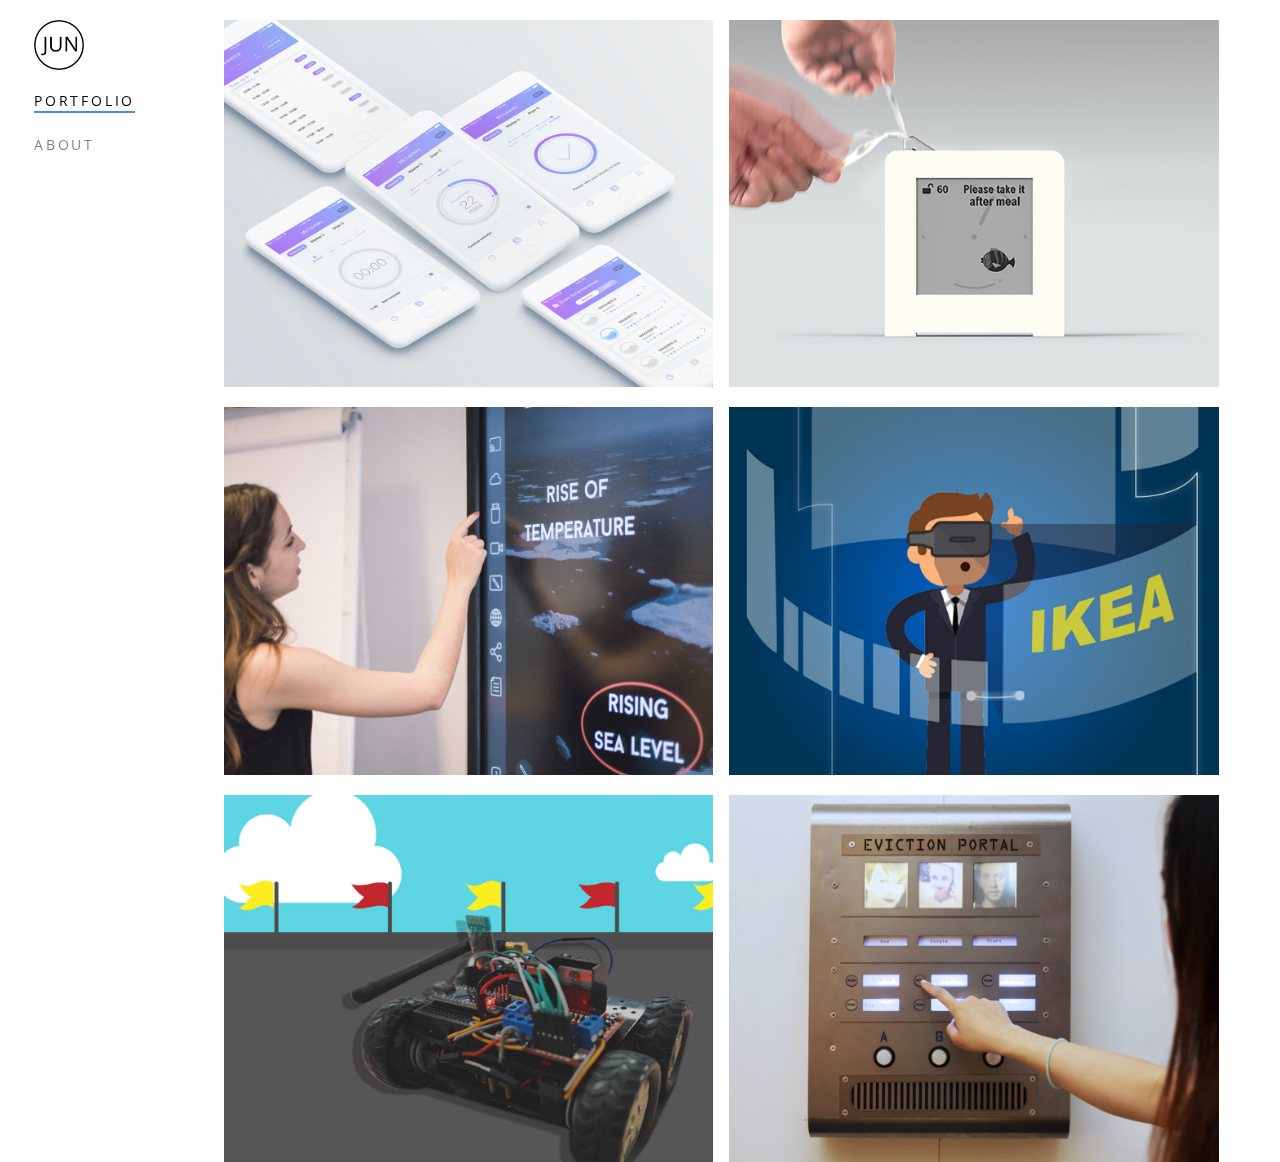
<file: index.html>
<!DOCTYPE html>
<!--[if lt IE 7]>      <html class="no-js lt-ie9 lt-ie8 lt-ie7"> <![endif]-->
<!--[if IE 7]>         <html class="no-js lt-ie9 lt-ie8"> <![endif]-->
<!--[if IE 8]>         <html class="no-js lt-ie9"> <![endif]-->
<!--[if gt IE 8]><!--> <html class="no-js"> <!--<![endif]-->
<head>
<!-- Global Site Tag (gtag.js) - Google Analytics -->
<script async src="https://www.googletagmanager.com/gtag/js?id=UA-118763324-1"></script>
<script>
  window.dataLayer = window.dataLayer || [];
  function gtag(){dataLayer.push(arguments);}
  gtag('js', new Date());

  gtag('config', 'UA-118763324-1');
</script>
        
	<meta charset="utf-8">
	<meta http-equiv="X-UA-Compatible" content="IE=edge">
	<title>Jun Portfolio</title>
	<meta name="viewport" content="width=device-width, initial-scale=1">

 

<!-- Place favicon.ico and apple-touch-icon.png in the root directory -->
	<link rel="shortcut icon" href="favicon.ico">

	<link href='https://fonts.googleapis.com/css?family=Roboto:300,400,600,700,400italic' rel='stylesheet' type='text/css'>
	<link rel="stylesheet"
          href="https://fonts.googleapis.com/css?family=Open Sans:300,400,600,700,400italic">
	
	<!-- Animate.css -->
	<link rel="stylesheet" href="css/animate.css">
	<!-- Icomoon Icon Fonts-->
	<link rel="stylesheet" href="css/icomoon.css">
	<!-- Bootstrap  -->
	<link rel="stylesheet" href="css/bootstrap.css">
	<!-- Owl Carousel -->
	<link rel="stylesheet" href="css/owl.carousel.min.css">
	<link rel="stylesheet" href="css/owl.theme.default.min.css">
	<!-- Theme style  -->
	<link rel="stylesheet" href="css/style.css">

	<!-- Modernizr JS -->
	<script src="js/modernizr-2.6.2.min.js"></script>
	<!-- FOR IE9 below -->
	<!--[if lt IE 9]>
	<script src="js/respond.min.js"></script>
	<![endif]-->

</head>
	<body>
	<div id="fh5co-page">
		<a href="#" class="js-fh5co-nav-toggle fh5co-nav-toggle"><i></i></a>
		<aside id="fh5co-aside" role="complementary" class="js-fullheight">

			<div id="fh5co-logo"><a href="index.html"><img src="images/logo.png" alt="logo"></a></div>
			<nav id="fh5co-main-menu" role="navigation">
                <ul>
					<li class="fh5co-active"><a href="index.html">Portfolio</a></li>
					<li><a href="about.html">About</a></li>
				</ul>
			</nav>

			

		</aside>

		<div id="fh5co-main">

			<div class="fh5co-wide-content">
				

					<div class="w-1 mar-top-2">
						<div class="hovereffect">
                            <a href="w1laundry.html">
                            <img class="img-responsive" src="images/work-1.jpg" alt="work-1">
                            <div class="overlay">
                            <h2>College Laundrymate</h2>
                            <p class="mar-top-2">APP design, UX & UI Design</p>
                            </div></a></div>          
                    </div>
                    
                
                    <div class=" w-1 mar-top-2">
                        <div class="hovereffect">
                            <a href="w2medissenger.html">
                            <img class="img-responsive" src="images/work-2.jpg" alt="work-2">
                            <div class="overlay">
                            <h2>Medissenger</h2>
                            <p class="mar-top-2">Internet of things, Animation design</p>
                            </div></a></div>                   
                    </div>
                
                <div class=" w-1 mar-top-2">
                        <div class="hovereffect">
                            <a href="w3present.html">
                            <img class="img-responsive" src="images/work-3.jpg" alt="work-3">
                            <div class="overlay">
                            <h2>The Ominpresent Presenter</h2>
                            <p  class="mar-top-2">Touchscreen interface design</p>
                            </div></a></div>                   
                    </div> 
                    
                    <div class=" w-1 mar-top-2">
                        <div class="hovereffect">
                            <a href="w5preboarding.html">
                            <img class="img-responsive" src="images/work-5.jpg" alt="work-5">
                            <div class="overlay">
                            <h2>Easy Preboarding</h2>
                            <p class="mar-top-2">VR technology</p>
                    </div></a></div></div>
                        
                    <div class=" w-1 mar-top-2">    
                        <div class="hovereffect">
                            <a href="w4roadrunner.html">
                            <img class="img-responsive" src="images/work-4.jpg" alt="work-4">
                            <div class="overlay">
                            <h2>Road Runner</h2>
                            <p class="mar-top-2">Design for fun</p>
                            </div></a></div>
                    </div>
                
                    <div class=" w-1 mar-top-2">    
                        <div class="hovereffect">
                            <a href="w6itd.html">
                            <img class="img-responsive" src="images/work-6.jpg" alt="work-4">
                            <div class="overlay">
                            <h2>Eviction Portal</h2>
                            <p class="mar-top-2">Interactive technology</p>
                            </div></a></div>
                    </div>
                    
                 
                    
                  
                    
            
                   
				
					
				</div>
			</div>
			
				</div>
			</div>

	<!-- jQuery -->
	<script src="js/jquery.min.js"></script>
	<!-- jQuery Easing -->
	<script src="js/jquery.easing.1.3.js"></script>
	<!-- Bootstrap -->
	<script src="js/bootstrap.min.js"></script>
	<!-- Carousel -->
	<script src="js/owl.carousel.min.js"></script>
	<!-- Stellar -->
	<script src="js/jquery.stellar.min.js"></script>
	<!-- Waypoints -->
	<script src="js/jquery.waypoints.min.js"></script>
	<!-- Counters -->
	<script src="js/jquery.countTo.js"></script>
	
	
	<!-- MAIN JS -->
	<script src="js/main.js"></script>

	</body>
</html>
</file>
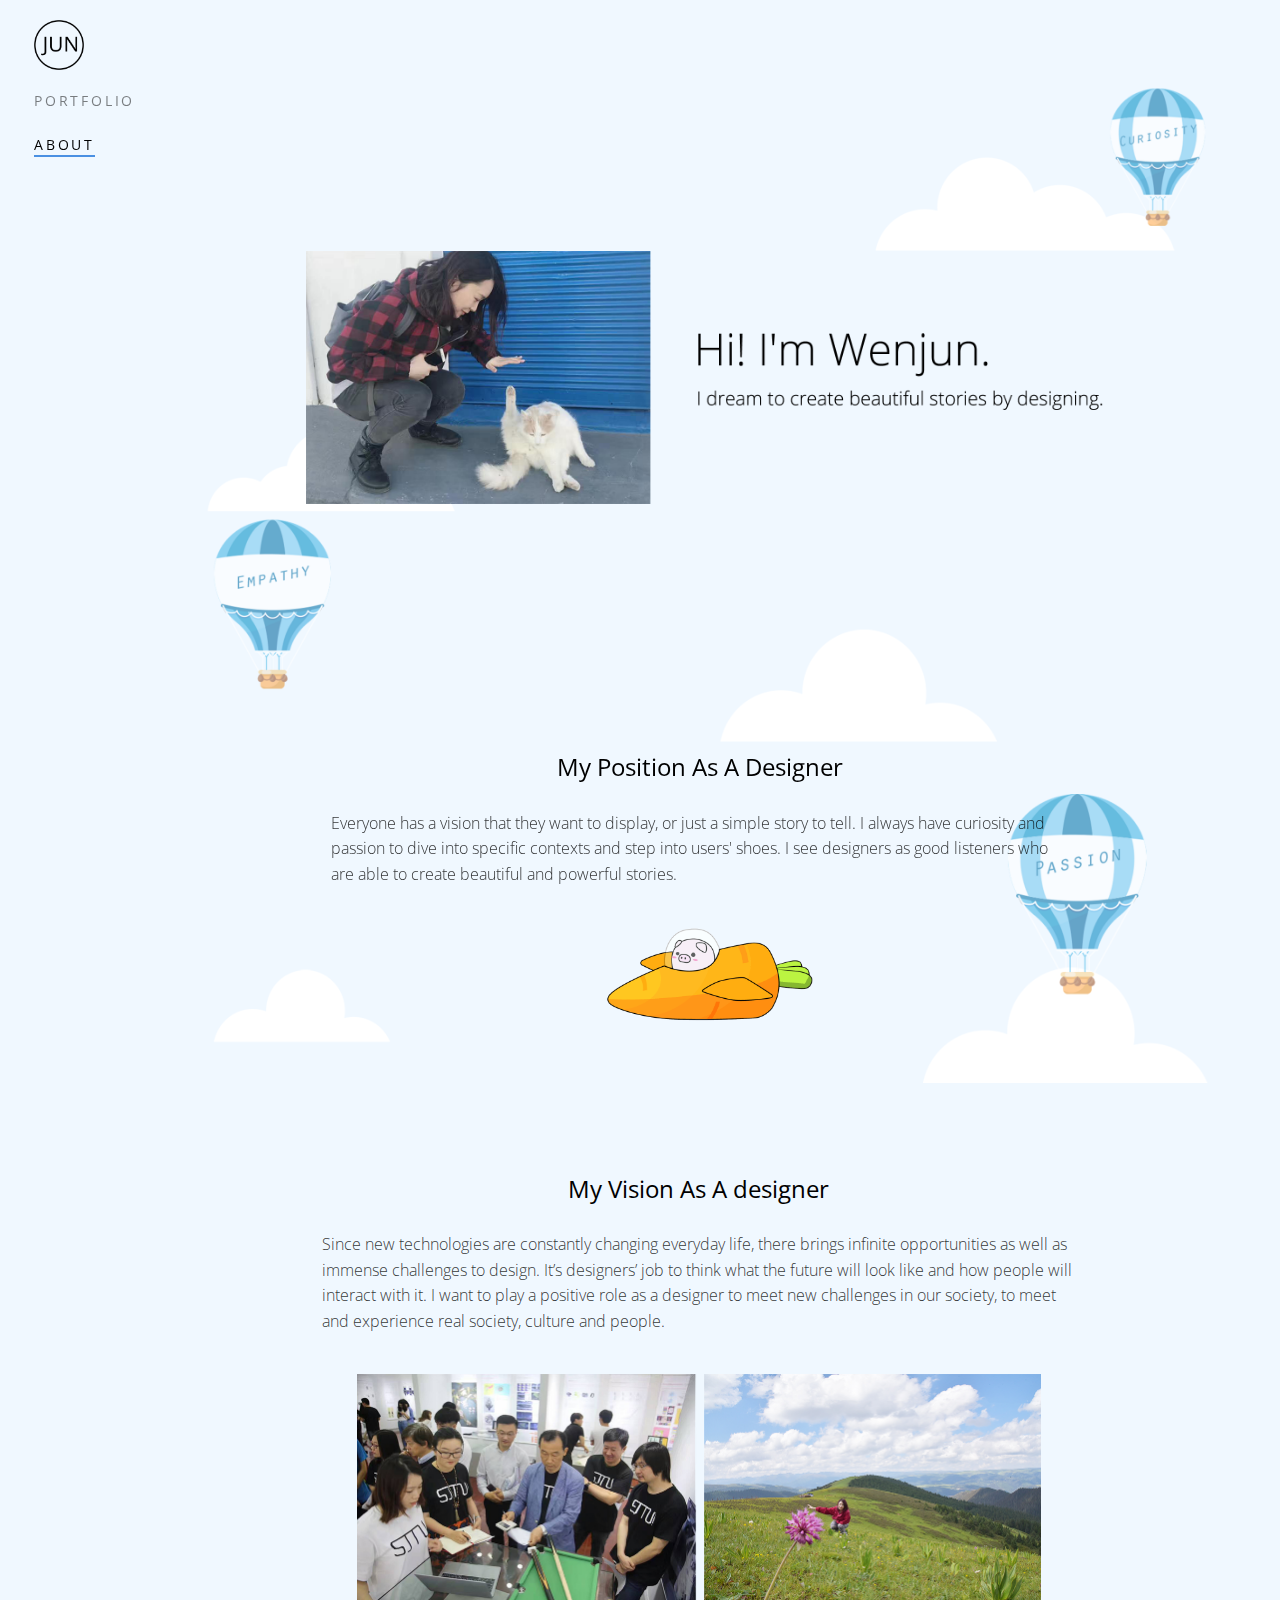
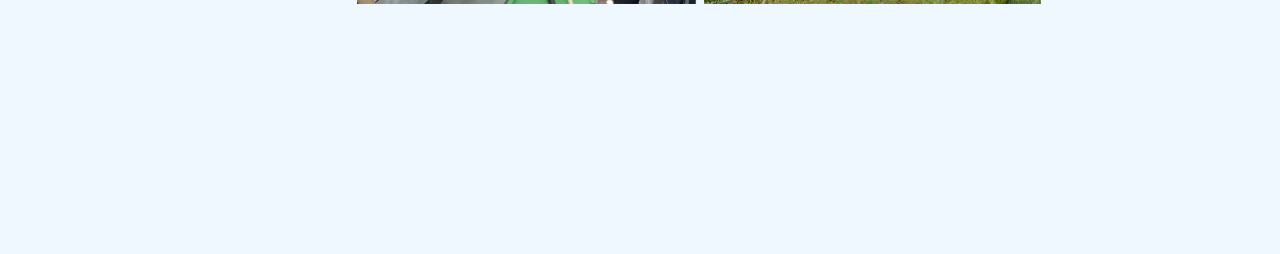
<file: about.html>
<!DOCTYPE html>
<!--[if lt IE 7]>      <html class="no-js lt-ie9 lt-ie8 lt-ie7"> <![endif]-->
<!--[if IE 7]>         <html class="no-js lt-ie9 lt-ie8"> <![endif]-->
<!--[if IE 8]>         <html class="no-js lt-ie9"> <![endif]-->
<!--[if gt IE 8]><!--> <html class="no-js"> <!--<![endif]-->
	<head>
<!-- Global Site Tag (gtag.js) - Google Analytics -->
<script async src="https://www.googletagmanager.com/gtag/js?id=UA-118763324-1"></script>
<script>
  window.dataLayer = window.dataLayer || [];
  function gtag(){dataLayer.push(arguments);}
  gtag('js', new Date());

  gtag('config', 'UA-118763324-1');
</script>        
        
	<meta charset="utf-8">
	<meta http-equiv="X-UA-Compatible" content="IE=edge">
	<title>Jun About Me</title>
	<meta name="viewport" content="width=device-width, initial-scale=1">


  

	<!-- Place favicon.ico and apple-touch-icon.png in the root directory -->
	<link rel="shortcut icon" href="favicon.ico">

	<link href='https://fonts.googleapis.com/css?family=Roboto:300,400,600,700,400italic' rel='stylesheet' type='text/css'>
	<link rel="stylesheet"
          href="https://fonts.googleapis.com/css?family=Open Sans:300,400,600,700,400italic">
	
	<!-- Animate.css -->
	<link rel="stylesheet" href="css/animate.css">
	<!-- Icomoon Icon Fonts-->
	<link rel="stylesheet" href="css/icomoon.css">
	<!-- Bootstrap  -->
	<link rel="stylesheet" href="css/bootstrap.css">
	<!-- Owl Carousel -->
	<link rel="stylesheet" href="css/owl.carousel.min.css">
	<link rel="stylesheet" href="css/owl.theme.default.min.css">
	<!-- Theme style  -->
	<link rel="stylesheet" href="css/style.css">
    <style type="text/css">
body {background-color: #F0F8FF;}</style>


	<!-- Modernizr JS -->
	<script src="js/modernizr-2.6.2.min.js"></script>
	<!-- FOR IE9 below -->
	<!--[if lt IE 9]>
	<script src="js/respond.min.js"></script>
	<![endif]-->
        
        

	</head>
	<body>

	<div id="fh5co-page" >

		<a href="#" class="js-fh5co-nav-toggle fh5co-nav-toggle"><i></i></a>
		<aside id="fh5co-aside" role="complementary">

			<div id="fh5co-logo"><a href="index.html"><img src="images/logo.png" alt="logo"></a></div>
			<nav id="fh5co-main-menu" role="navigation">
				<ul>
					<li><a href="index.html">Portfolio</a></li>
					<li class="fh5co-active"><a href="about.html">About</a></li>
				</ul>
			</nav>

			
		</aside>

		<div id="fh5co-main">

				<div class="fh5co-wide-content">
				
			<div class="row">
			
    <!-- data-stellar-ratio 元素针对页面滚动的速度比率 -->
    <!-- <img src="images/big-01.png" alt="" class="yezi" data-stellar-ratio="2"> -->
    
    <div class="col-md-12 ">
        <img src="images/me-5.png" class="img-responsive center-block scroll-2" data-stellar-ratio="0.2">
        <img src="images/me-6.png" class="img-responsive center-block scroll-1" data-stellar-ratio="0.7"></div>
        
   <div class="col-md-10 col-md-offset-1 mar-bot-25 mar-top-25"> 

           <img src="images/me-1.png" class="img-responsive center-block">
      
    </div>
       
       
    </div>
                
        
                
     <div class="col-md-12"> 
        <div class="col-md-9 col-md-offset-1">
                <h3>My Position As A Designer</h3>
                 <p>Everyone has a vision that they want to display, or just a simple story to tell. I always have curiosity and passion to dive into specific contexts and step into users' shoes. I see designers as good listeners who are able to create beautiful and powerful stories.  </p>
        </div>              
        <!--<div class="col-md-4 col-md-push-2 mar-bot-8 pad-3">            
                    <img src="images/me-2.png" class="img-responsive center-block">
         </div> -->
                <div class="col-md-3 col-md-push-4 mar-top-2 mar-bot-8 ">
           <img src="images/me-1-hello2.gif" class="img-responsive center-block"></div>
    </div></div>
         
    <div class="col-md-12 mar-top-6"> 
    <div class="col-md-9 col-md-offset-1">
        <h3>My Vision As A designer</h3>
        <p>Since new technologies are constantly changing everyday life, there brings infinite opportunities as well as immense challenges to design. It’s designers’ job to think what the future will look like and how people will interact with it. I want to play a positive role as a designer to meet new challenges in our society, to meet and experience real society, culture and people.</p>
        </div>
   <div class="col-md-9 col-md-offset-1 mar-top-2 pad-3 mar-bot-25">
                <img src="images/me-3.png" class="img-responsive center-block">
        </div></div>
    
        
   
         
         
                
        
       
               

                
                </div></div></div></div>


	<!-- jQuery -->
	<script src="js/jquery.min.js"></script>
	<!-- jQuery Easing -->
	<script src="js/jquery.easing.1.3.js"></script>
	<!-- Bootstrap -->
	<script src="js/bootstrap.min.js"></script>
	<!-- Carousel -->
	<script src="js/owl.carousel.min.js"></script>
	<!-- Stellar -->
	<script src="js/jquery.stellar.min.js"></script>
	<!-- Waypoints -->
	<script src="js/jquery.waypoints.min.js"></script>
	<!-- Counters -->
	<script src="js/jquery.countTo.js"></script>
	
	
	<!-- MAIN JS -->
	<script src="js/main.js"></script>

	</body>
</html>
</file>
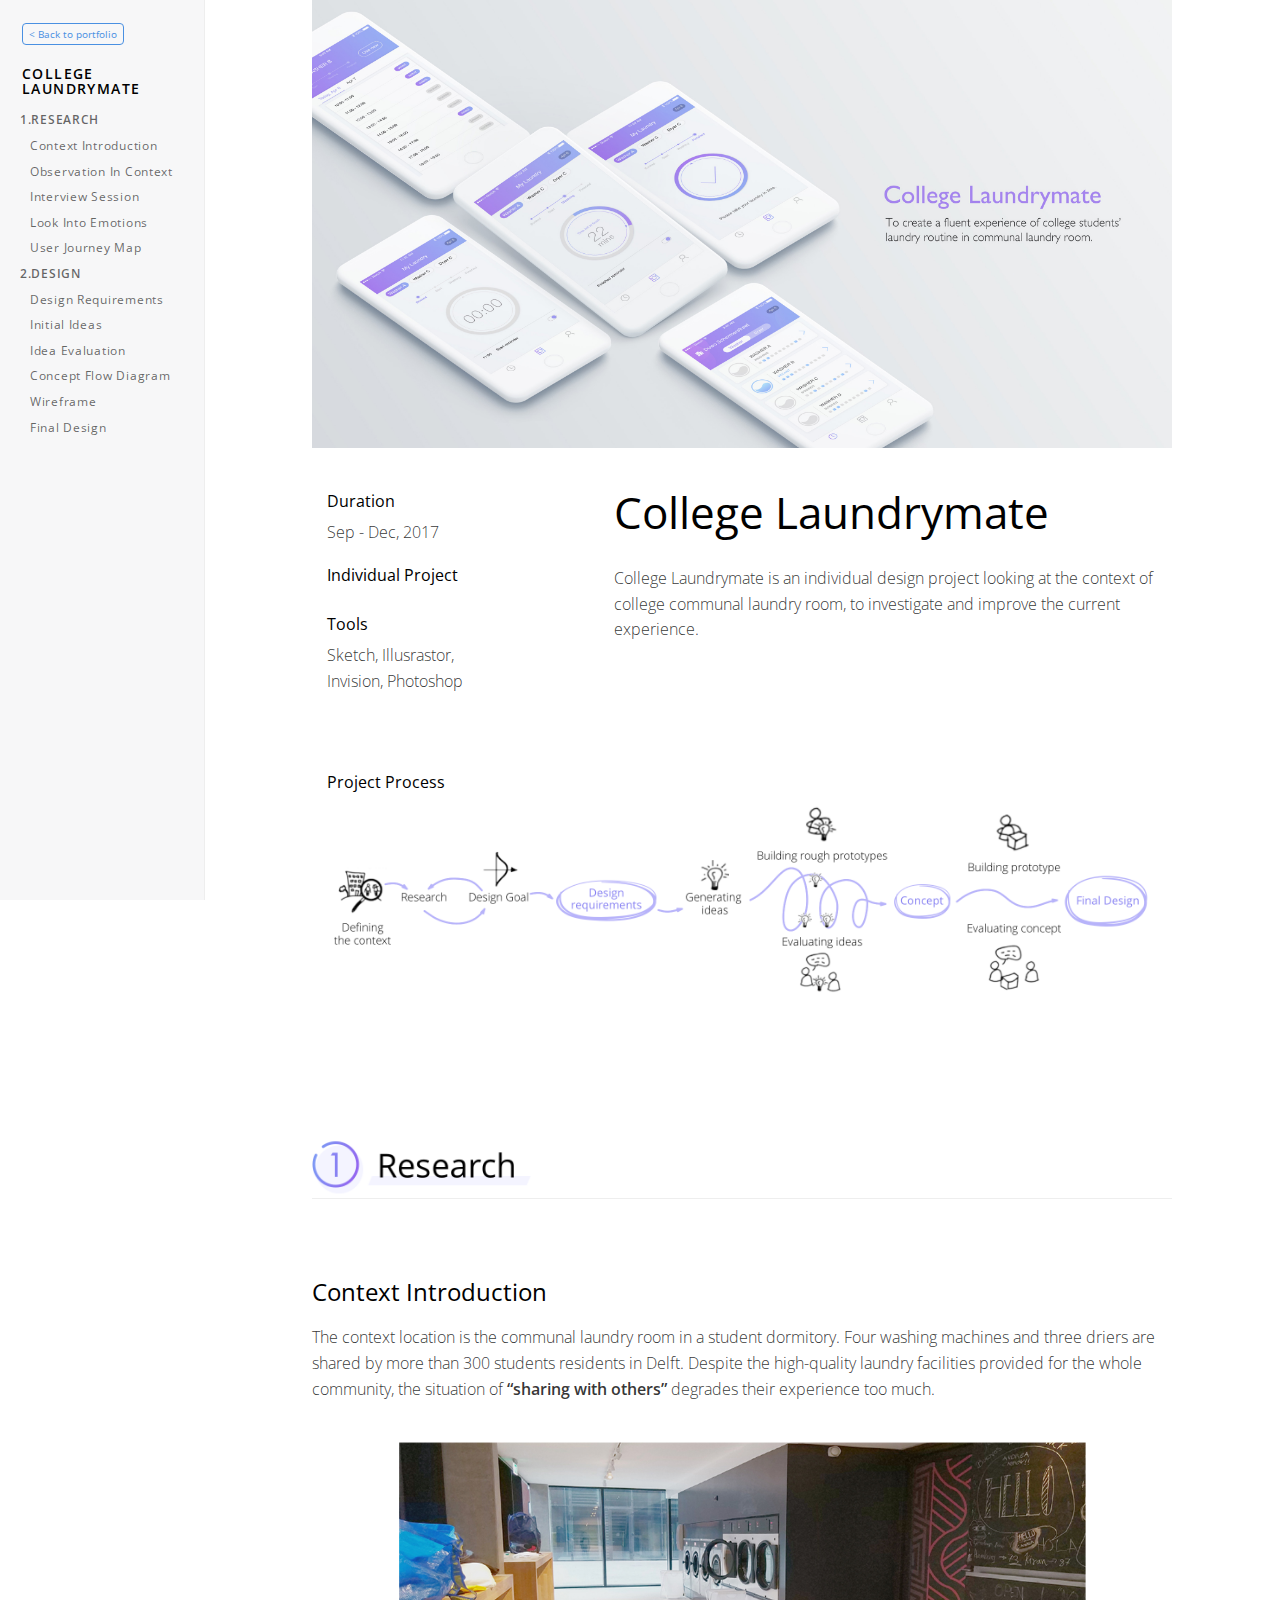
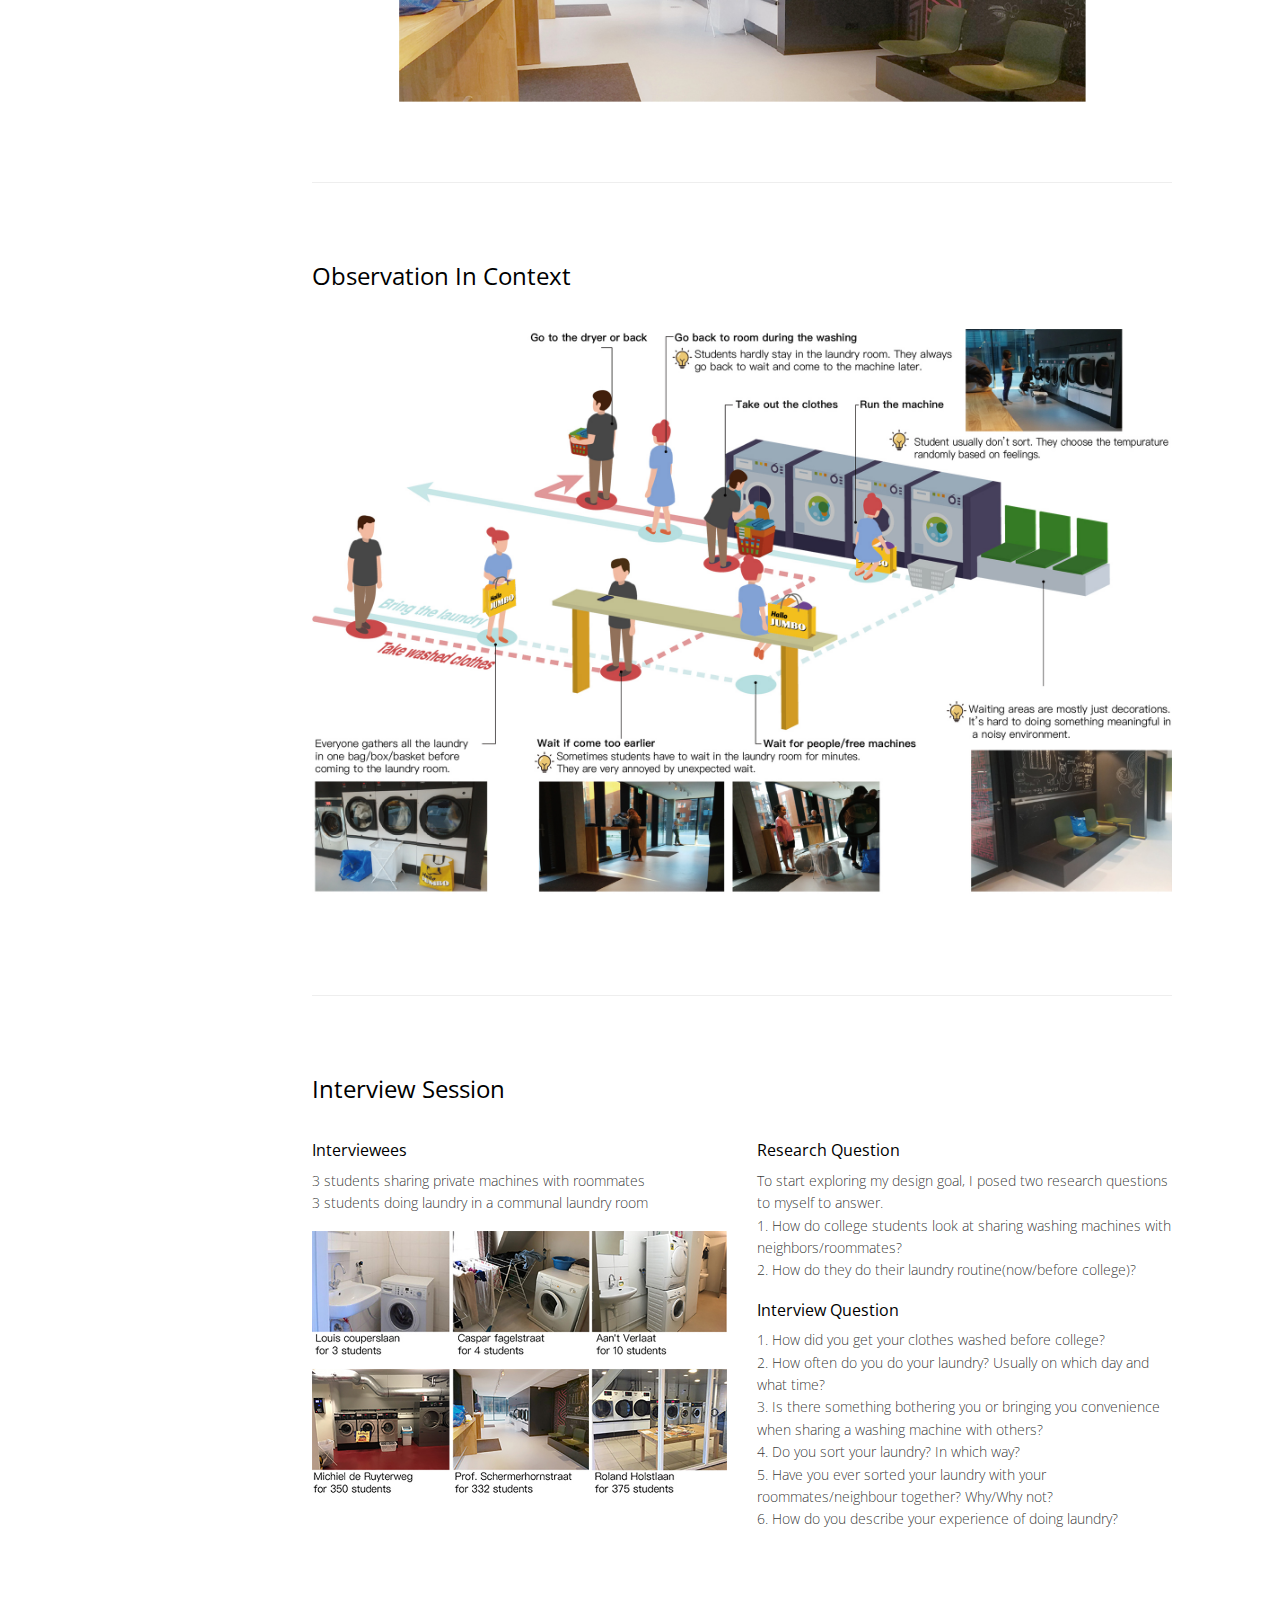
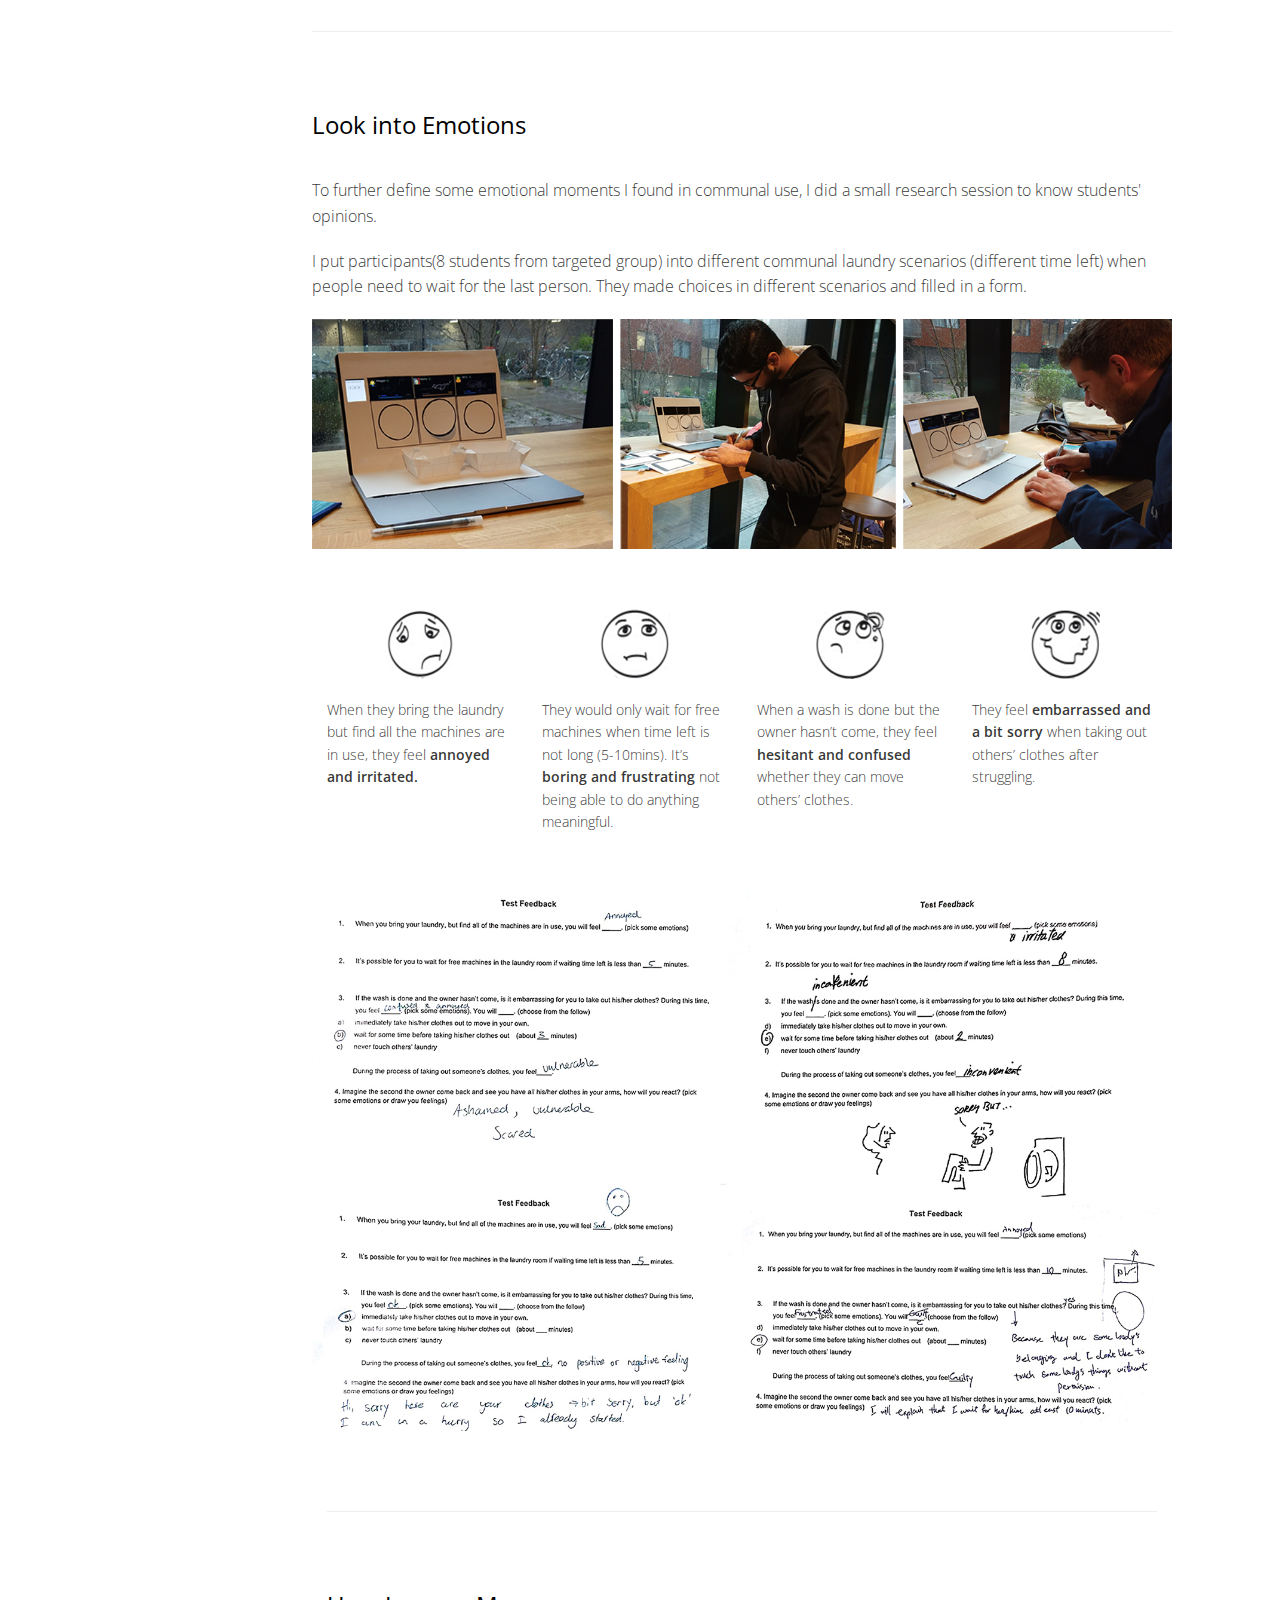
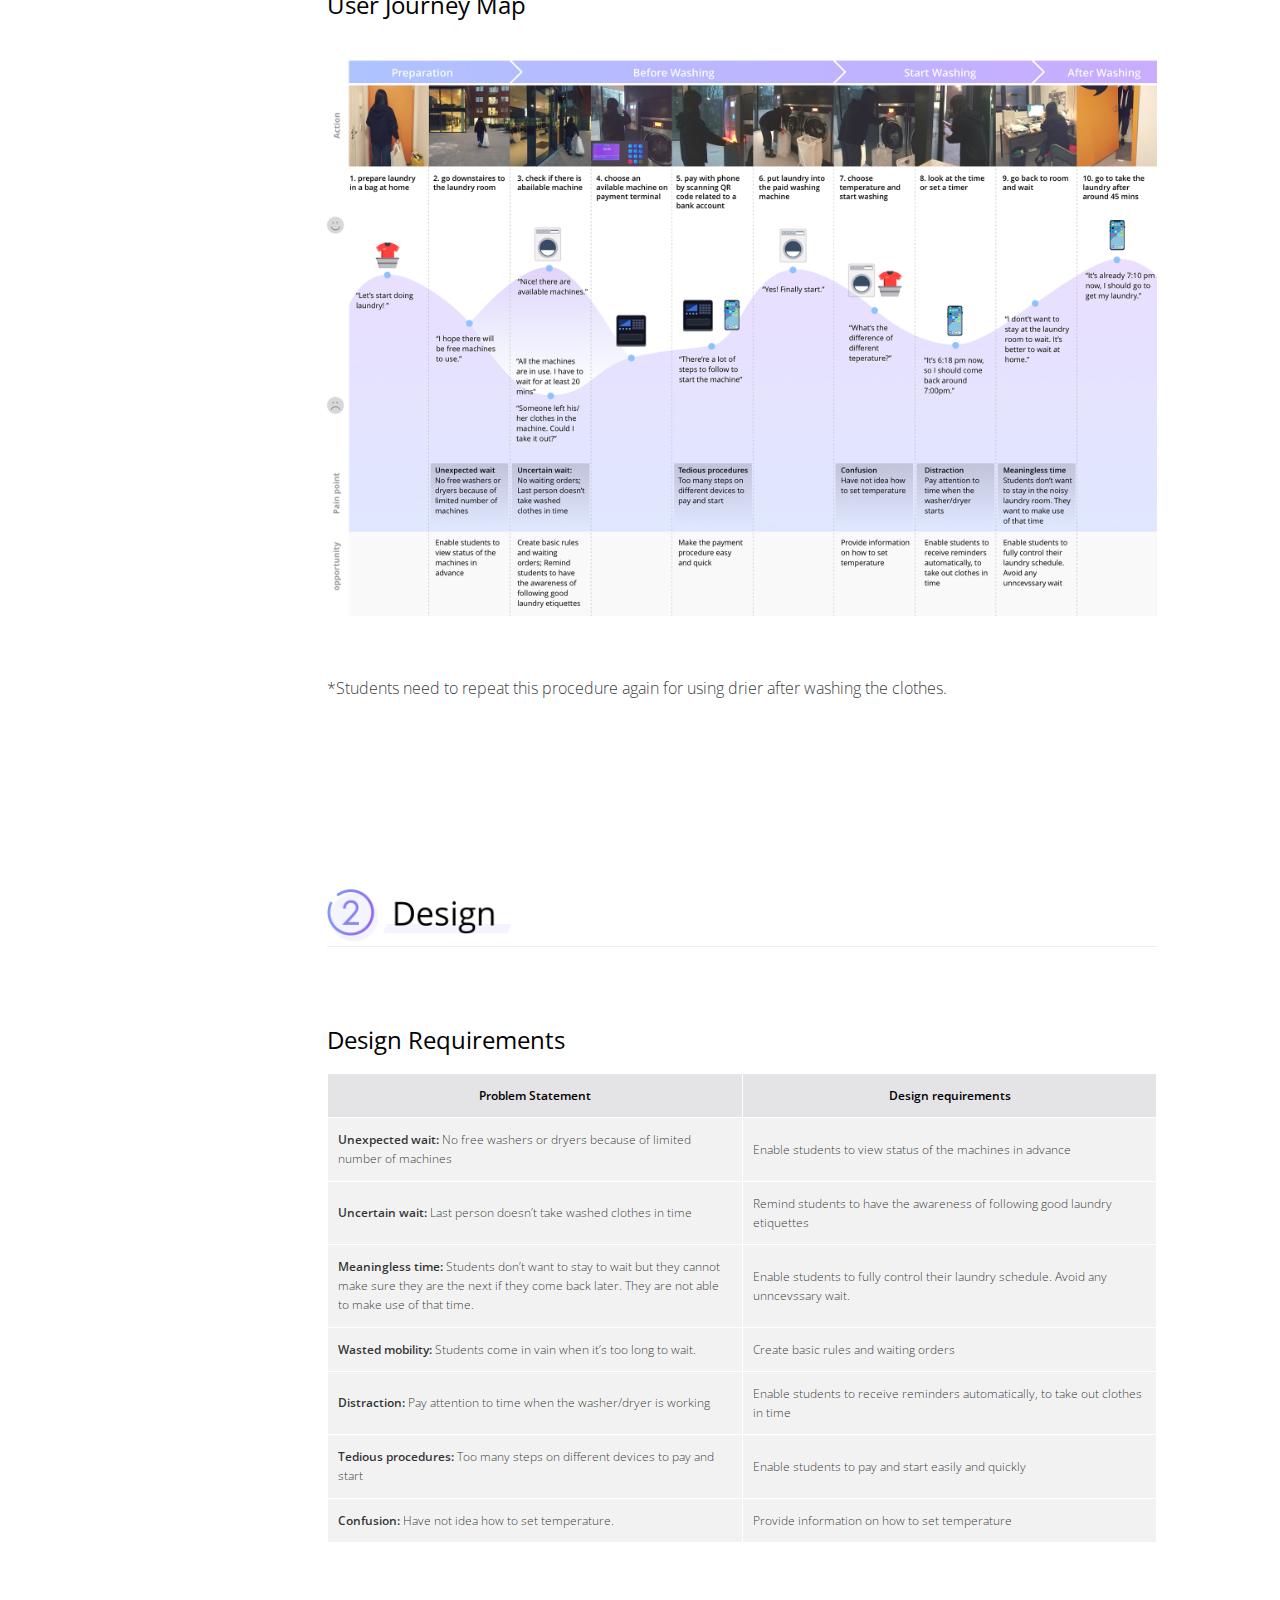
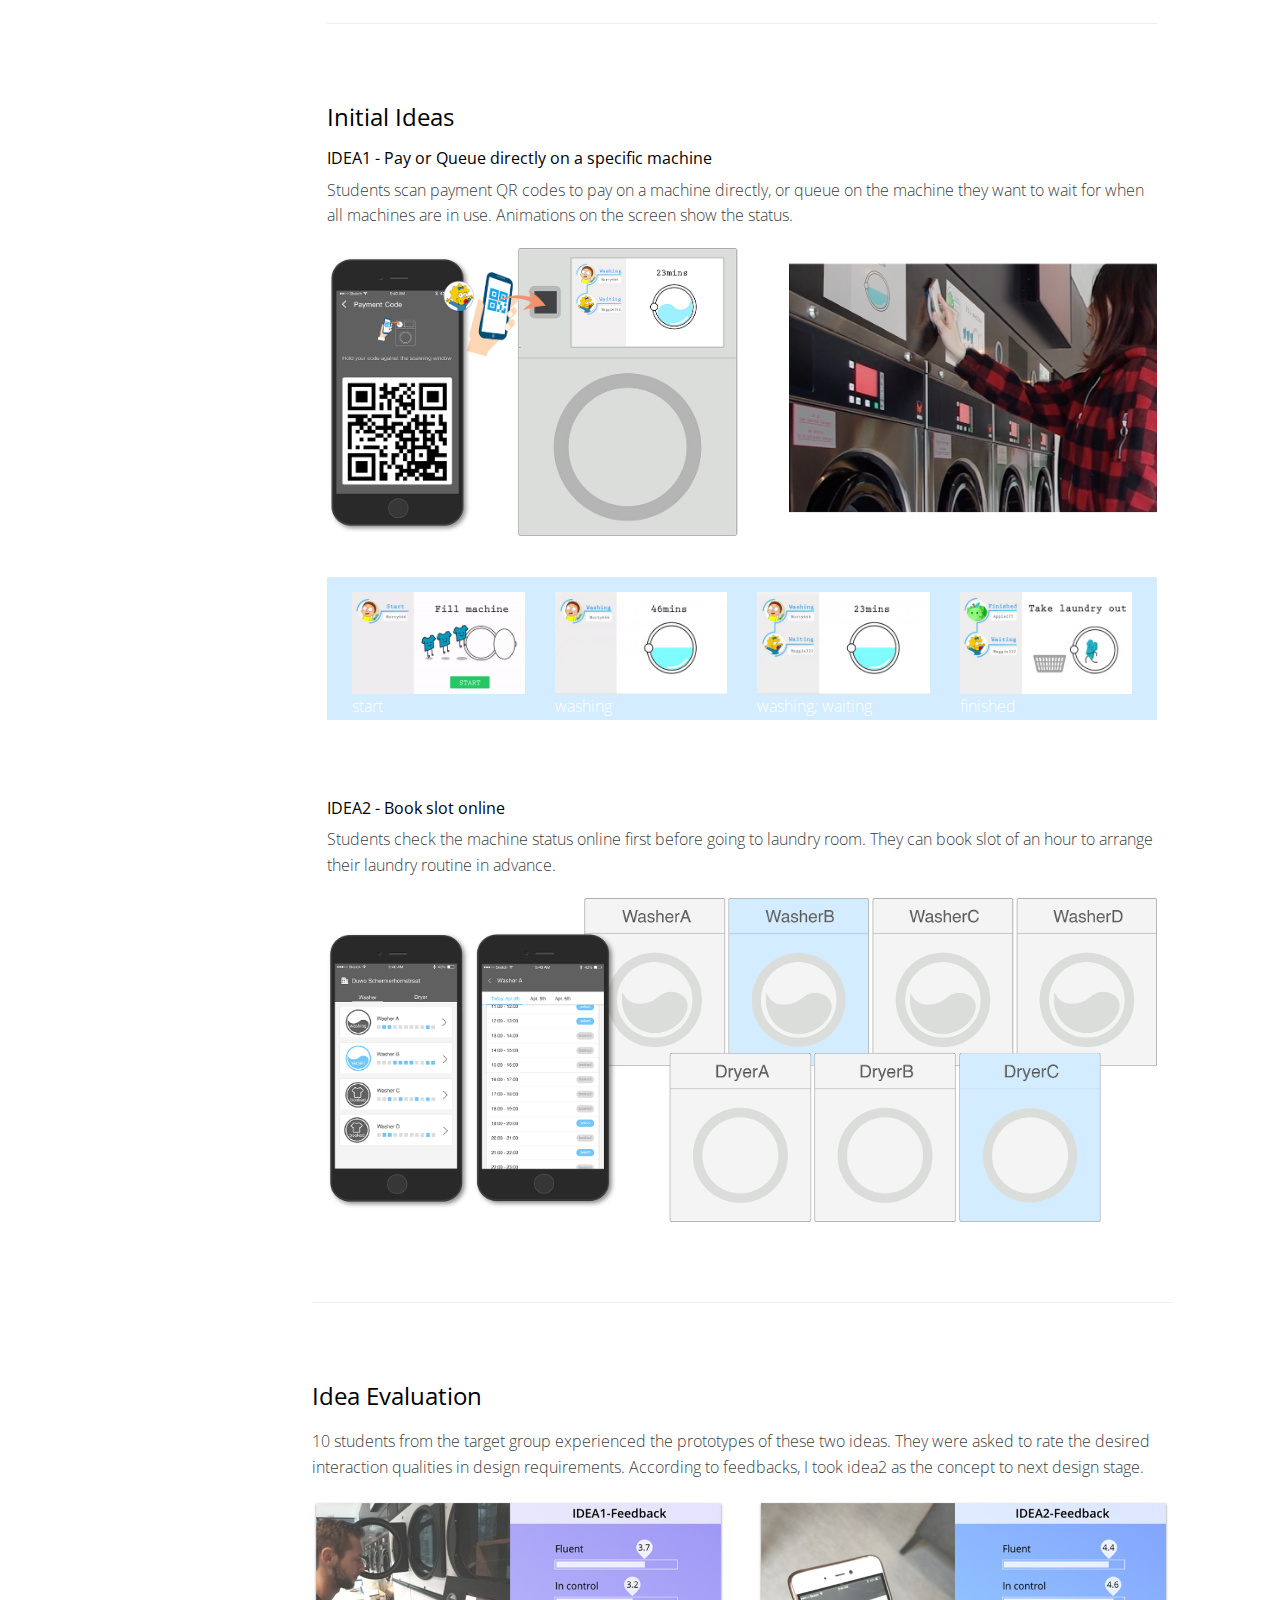
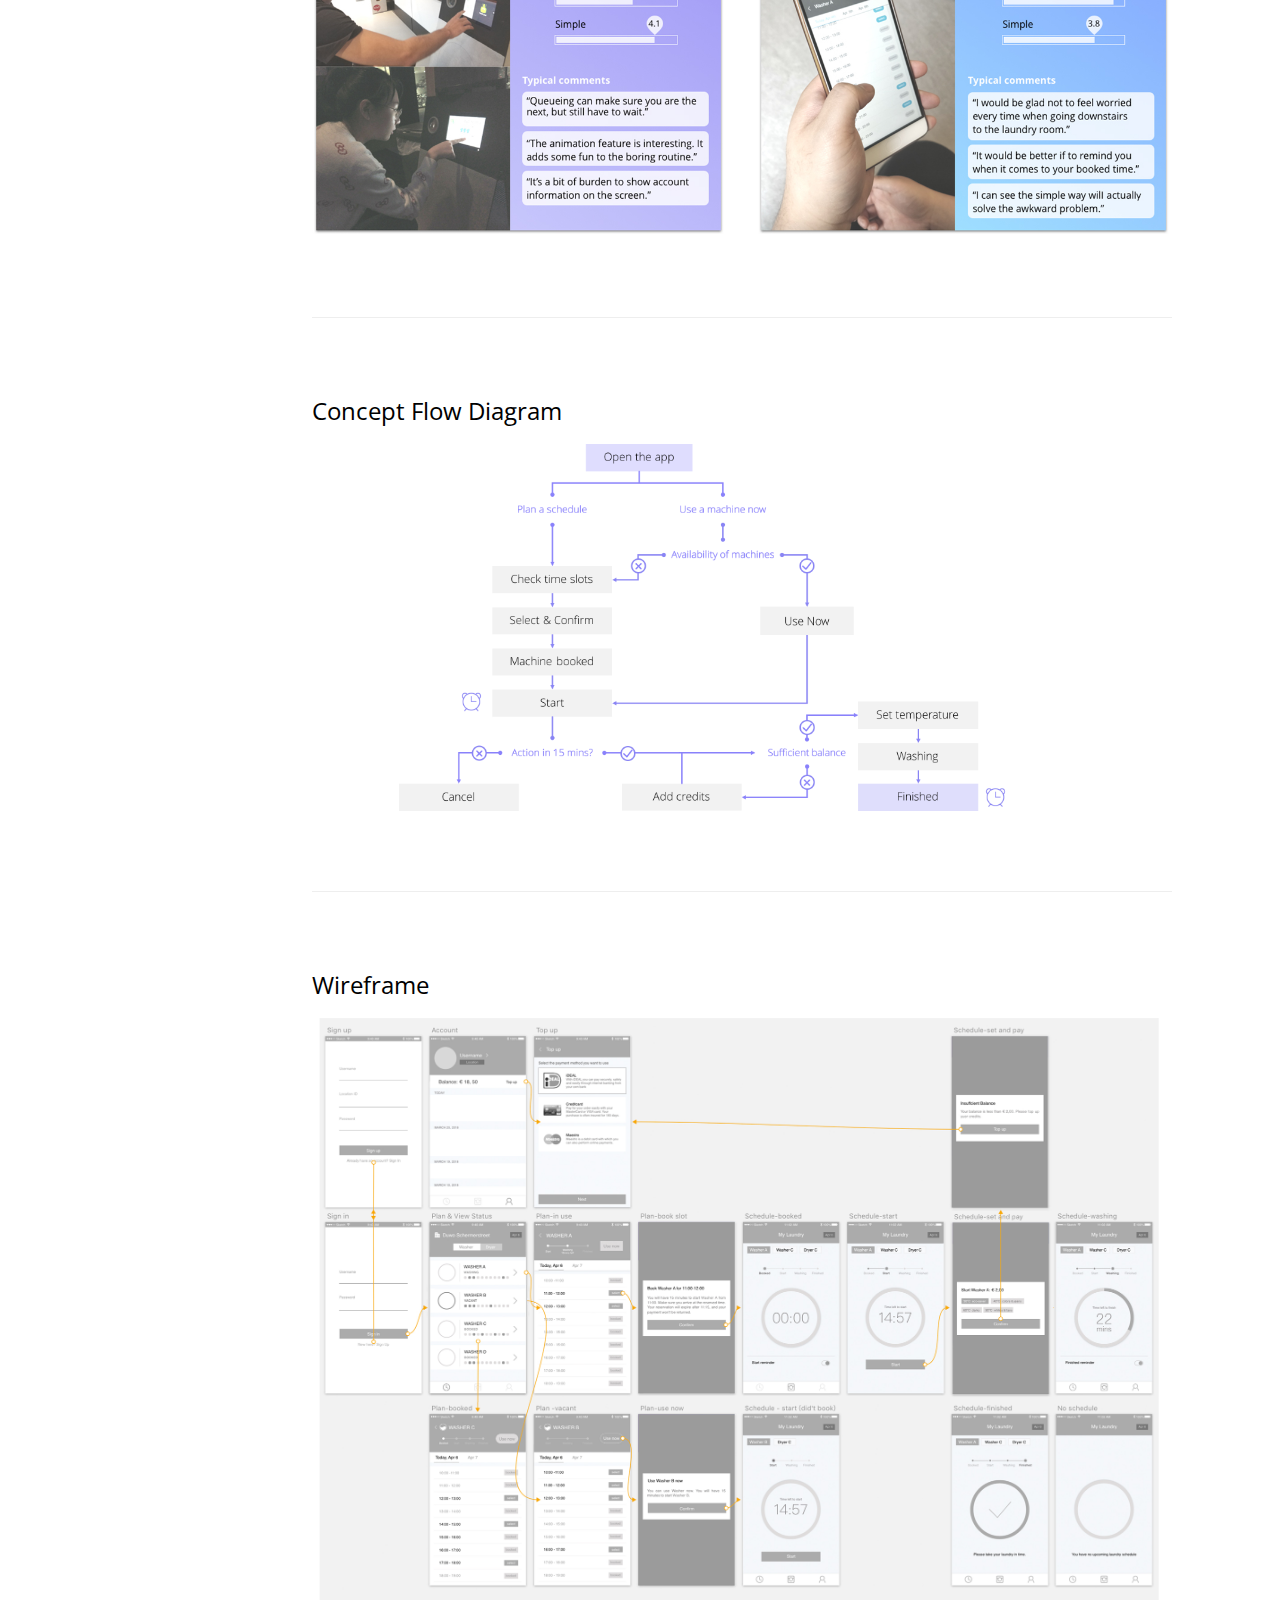
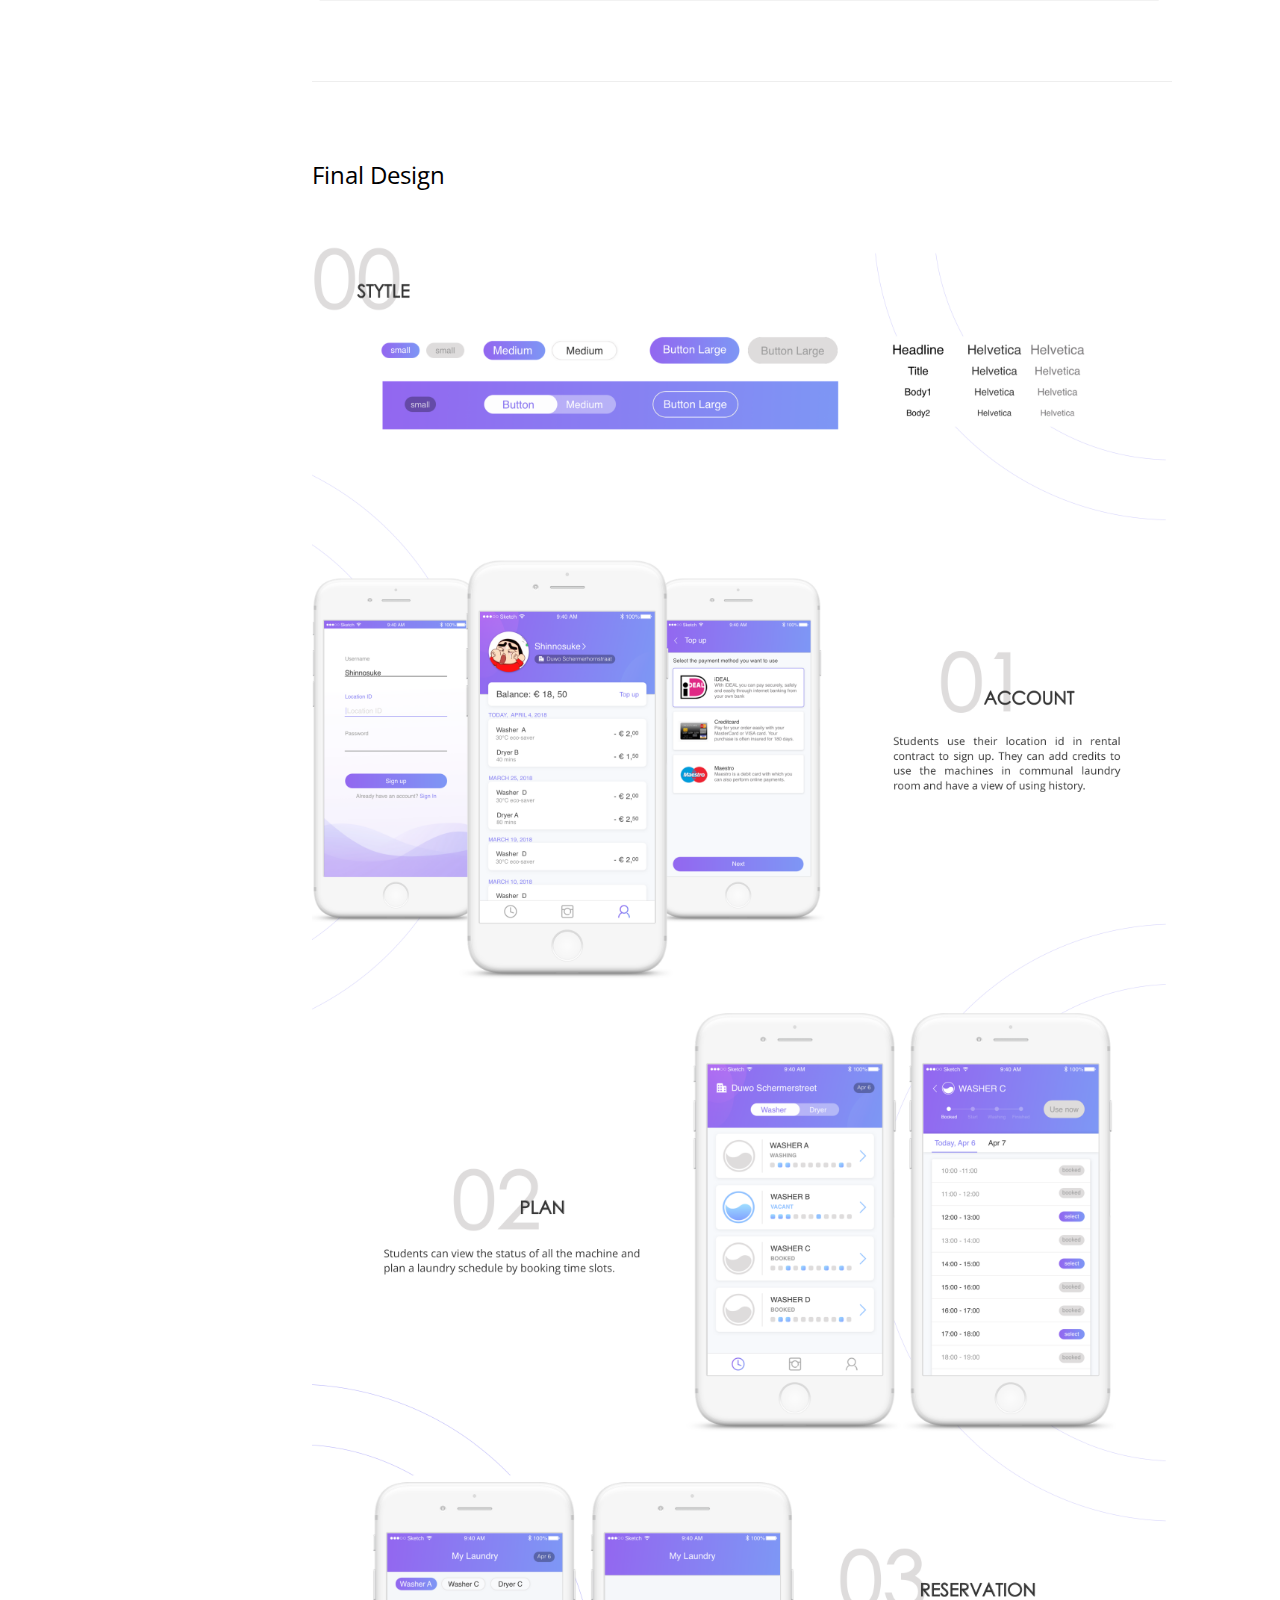
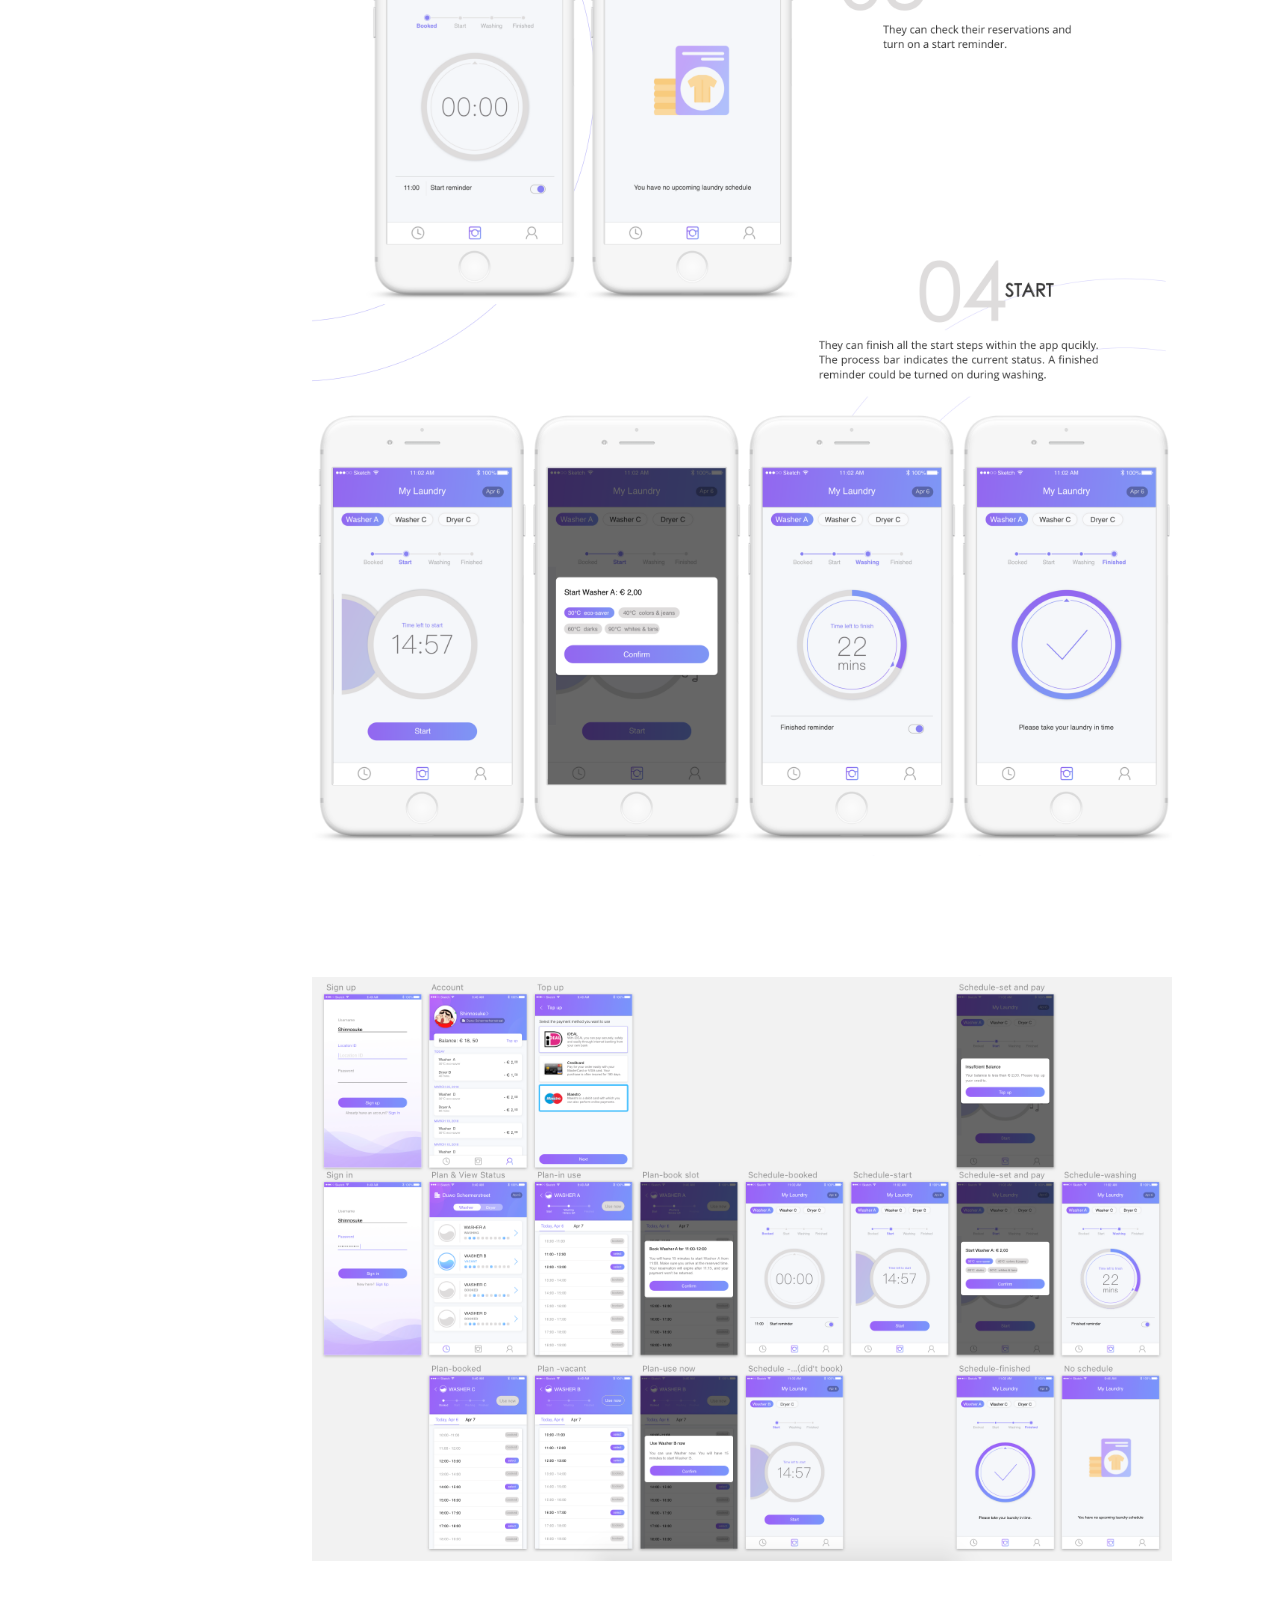
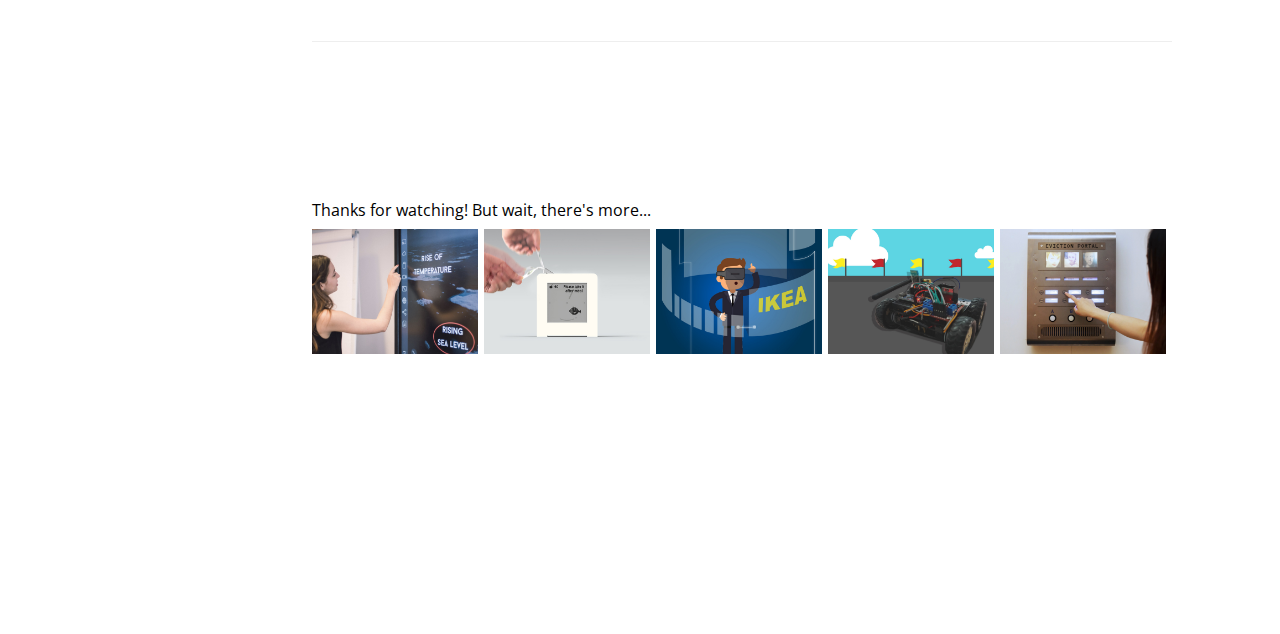
<file: w1laundry.html>
<!DOCTYPE html>
<!--[if lt IE 7]>      <html class="no-js lt-ie9 lt-ie8 lt-ie7"> <![endif]-->
<!--[if IE 7]>         <html class="no-js lt-ie9 lt-ie8"> <![endif]-->
<!--[if IE 8]>         <html class="no-js lt-ie9"> <![endif]-->
<!--[if gt IE 8]><!--> <html class="no-js"> <!--<![endif]-->
<head>
<!-- Global Site Tag (gtag.js) - Google Analytics -->
<script async src="https://www.googletagmanager.com/gtag/js?id=UA-118763324-1"></script>
<script>
  window.dataLayer = window.dataLayer || [];
  function gtag(){dataLayer.push(arguments);}
  gtag('js', new Date());

  gtag('config', 'UA-118763324-1');
</script>
        
	<meta charset="utf-8">
	<meta http-equiv="X-UA-Compatible" content="IE=edge">
	<title>Jun Portfolio</title>
	<meta name="viewport" content="width=device-width, initial-scale=1">

 

<!-- Place favicon.ico and apple-touch-icon.png in the root directory -->
	<link href='https://fonts.googleapis.com/css?family=Roboto:300,400,600,700,400italic' rel='stylesheet' type='text/css'>
	<link rel="stylesheet"
          href="https://fonts.googleapis.com/css?family=Open Sans:300,400,600,700,400italic">
	
	<!-- Animate.css -->
	<link rel="stylesheet" href="css/animate.css">
	<!-- Icomoon Icon Fonts-->
	<link rel="stylesheet" href="css/icomoon.css">
	<!-- Bootstrap  -->
	<link rel="stylesheet" href="css/bootstrap.css">
	<!-- Owl Carousel -->
	<link rel="stylesheet" href="css/owl.carousel.min.css">
	<link rel="stylesheet" href="css/owl.theme.default.min.css">
	<!-- Theme style  -->
	<link rel="stylesheet" href="css/style.css">
    
   
    <script src="https://ajax.googleapis.com/ajax/libs/jquery/2.1.4/jquery.min.js"></script>
    <script type="text/javascript" src="lib/blowup.min.js"></script>
    <script type="text/javascript" src="demo/scripts/index.js"></script>
    <script type="text/javascript" src="demo/scripts/prism.js"></script>

	<!-- Modernizr JS -->
	<script src="js/modernizr-2.6.2.min.js"></script>
	<!-- FOR IE9 below -->
	<!--[if lt IE 9]>
	<script src="js/respond.min.js"></script>
	<![endif]-->

</head>
	<body>

	<div id="fh5co-page">
		<a href="#" class="js-fh5co-nav-toggle fh5co-nav-toggle"><i></i></a>
		<aside id="fh5co-aside" role="complementary" class="border js-fullheight">

			<div id="project-back"><a href="index.html" class="bttn bttn-primary"> &#60; Back to portfolio</a>
            </div>
            
            <div id="project-title"><h1>College Laundrymate</h1>
            </div>
            
			<nav id="project-menu" role="navigation">
				<ul>
                    <li><a href="#w1-2" class="p-title" >1.RESEARCH</a></li>
                    <li><a href="#w1-3">Context Introduction</a></li>
                    <li><a href="#w1-5">Observation In Context</a></li>
                    <li><a href="#w1-4">Interview Session</a></li>
                    <li><a href="#w1-6">Look Into Emotions</a></li>
                    <li><a href="#w1-7">User Journey Map</a></li>
                    <li><a href="#w1-9"  class="p-title" >2.DESIGN</a></li>
                    <li><a href="#w1-8">Design Requirements</a></li>
					<li><a href="#w1-10">Initial Ideas</a></li>
                    <li><a href="#w1-11">Idea Evaluation</a></li>
					<li><a href="#w1-12">Concept Flow Diagram</a></li>
                    <li><a href="#w1-13">Wireframe</a></li>
                    <li><a href="#w1-14">Final Design</a></li>
				</ul>
			</nav>		
		</aside>

        
		<div id="fh5co-main">
			<div class="fh5co-narrow-content">
				<div class="row">
                    
					<div class="col-md-12 mar-bot-4" >
						<figure>
							<img src="images/1-0-head.jpg" alt="college laundry" class="img-responsive center-block">
						</figure>
					</div>
					
					<div class="col-md-12 mar-bot-2">
						<div class="col-md-8 col-md-push-4">
							<h1>College Laundrymate</h1>
							<p>College Laundrymate is an individual design project looking at the context of college communal laundry room, to investigate and improve the current experience. </p>
						</div>

						<div class="col-md-4 col-md-pull-8 fh5co-services">
							<h5>Duration</h5>
							<ul>
								<li>Sep - Dec, 2017</li>
							</ul>
                            <div class="col-md-12 mar-bot-2"></div>
                            <h5>Individual Project</h5>
                            <div class="col-md-12 mar-bot-2"></div>
                            <h5>Tools</h5>
                            <ul>
								<li>Sketch, Illusrastor, </li>
                                <li>Invision, Photoshop </li>
							</ul>
						</div>
					</div>
                    
                    <div class="col-md-12 mar-bot-2">
                     <div class="col-md-12 mar-top-6" >
                     
                        <h5>Project Process</h5>
                        <img src="images/1-1-process.png" alt="conntext" class="img-responsive">
                        </div></div>
                    
                    
                
                    
                    <div id="w1-2" class="col-md-12 mar-top-12">
                       <img src="images/1-0-t2.png" alt="title1" class="img-responsive title">
                    <hr class="mar-top-0"></div>
                    
                    <div id="w1-3"class="col-md-12" >
                        <h4>Context Introduction</h4>
                        <p>The context location is the communal laundry room in a student dormitory. Four washing machines and three driers are shared by more than 300 students residents in Delft. Despite the high-quality laundry facilities provided for the whole community, the situation of <span class="p-bold">“sharing with others”</span> degrades their experience too much.</p>
                        <div class="col-md-12 mar-top-2" ></div>
                        <div class="col-md-10 col-md-offset-1">
							<img src="images/1-3-context.jpg" alt="conntext" class="img-responsive center-block">
                    </div></div>
                    
                    
                
                    
                    <div class="col-md-12" >
                        <hr>
                        <h4 id="w1-5" class="mar-bot-4">Observation In Context</h4>
                        <img src="images/1-5-observation.jpg" alt="observation" class="img-responsive img-padding center-block"></div>
                    
                    <div class="col-md-12" >
                        <hr>
                        <h4 id="w1-4">Interview Session</h4>
                    </div>
 
                    <div class="col-md-6 mar-top-2" >
                        <h5>Interviewees</h5>
                        <p class="mar-bot-0 p-small">3 students sharing private machines with roommates</p>
                        <p class="p-small">3 students doing laundry in a communal laundry room</p>
                        <img src="images/1-4-interview.jpg" alt="interview" class="img-responsive img-padding center-block">
                        
                    </div>
                    
                    <div class="col-md-6  mar-top-2" >
                    <h5>Research Question</h5>
                        <p class="mar-bot-0 p-small">To start exploring my design goal, I posed two research questions to myself to answer.</p>
                        <p class="mar-bot-0 p-small">1. How do college students look at sharing washing machines with neighbors/roommates?</p>
                        <p class="mar-bot-2 p-small">2. How do they do their laundry routine(now/before college)?</p>
                    <h5>Interview Question</h5>
                        <p class="mar-bot-0 p-small">1. How did you get your clothes washed before college?</p>
                        <p class="mar-bot-0 p-small">2. How often do you do your laundry? Usually on which day and what time?</p>
                        <p class="mar-bot-0 p-small">3. Is there something bothering you or bringing you convenience when sharing a washing machine with others?</p>
                        <p class="mar-bot-0 p-small">4. Do you sort your laundry? In which way?</p>
                        <p class="mar-bot-0 p-small">5. Have you ever sorted your laundry with your roommates/neighbour together? Why/Why not?</p>
                        <p class="mar-bot-2 p-small">6. How do you describe your experience of doing laundry?</p>
                    </div>
                    

                        
                    
                    <div class="col-md-12" >
                        <hr>
                        <h4 id="w1-6" class="mar-bot-4">Look into Emotions</h4>
                        <p>To further define some emotional moments I found in communal use, I did a small research session to know students' opinions.</p>
                        <p>I put participants(8 students from targeted group) into different communal laundry scenarios (different time left) when people need to wait for the last person. They made choices in different scenarios and filled in a form.</p>
                        <img src="images/1-6-lookemotion.jpg" alt="lookemotion" class="img-responsive img-padding center-block">
                    </div>
                    
                        <div class="col-md-12 mar-top-6" >
                        <div class="col-md-3">
                            <img src="images/1-7-e1.jpg" alt="emotion" class="img-responsive mar-bot-2 center-block">
                            <p class="p-small">When they bring the laundry but find all the machines are in use, they feel <span class="p-bold">annoyed and irritated.</span> </p></div>
                        <div class="col-md-3">
                            <img src="images/1-8-e2.jpg" alt="emotion" class="img-responsive mar-bot-2 center-block">
                             <p class="p-small">They would only wait for free machines when time left is not long (5-10mins). It’s <span class="p-bold">boring and frustrating </span>not being able to do anything meaningful.</p></div>
                            <div class="col-md-3">
                                <img src="images/1-9-e3.jpg" alt="emotion" class="img-responsive mar-bot-2  center-block">
                             <p class="p-small">When a wash is done but the owner hasn’t come, they feel <span class="p-bold">hesitant and confused</span> whether they can move others’ clothes.</p>
					     </div>
                            <div class="col-md-3">
                                <img src="images/1-10-e4.jpg" alt="emotion" class="img-responsive mar-bot-2 center-block">
                             <p class="p-small">They feel <span class="p-bold">embarrassed and a bit sorry</span> when taking out others’ clothes after struggling.</p>
					     </div>
                     </div>
                        
                    <div class="col-md-12 mar-top-4" ><img src="images/1-11-testfeedback.jpg" alt="emotionfeedback" class="img-responsive center-block">
                    
                    
                    
                    
                    
                     <div class="col-md-12" >
                         <hr>
                        <h4 id="w1-7"  class="mar-bot-4">User Journey Map</h4>
                         <img src="images/1-14-map.jpg" alt="task" class="img-responsive demo-img">
                        </div>
                         
                     <div class="col-md-12 mar-bot-4 mar-top-6">
                            <p>*Students need to repeat this procedure again for using drier after washing the clothes. </p>
					    </div>
					     
                    
                        
                        
                    <div class="col-md-12 mar-top-6 mar-bot-6"></div>
                        
                    <div id="w1-9" class="col-md-12" >
                       <img src="images/1-0-t3.png" alt="title1" class="img-responsive title">
                    <hr class="mar-top-0"></div>
                        
                        
                       
                     <div class="col-md-12" >
                        <h4 id="w1-8">Design Requirements</h4>
                        </div>
                        <div class="col-md-12"><table id= "table-requirements">
                     <tr class="p0">
  <td class= "wide"> Problem Statement </td>
  <td class= "wide"> Design requirements </td>
</tr>
                    <tr class= "p1">
  <td><span class="p-bold">Unexpected wait:</span>  No free washers or dryers because of limited number of machines</td>
  <td>Enable students to view status of the machines in advance</ td>
</tr>
                    <tr class= "p1">
  <td ><span class="p-bold">Uncertain wait: </span> Last person doesn’t take washed clothes in time</td>
  <td >Remind students to have the awareness of following good laundry etiquettes
</ td>
</tr>
                    <tr class= "p1">
  <td ><span class="p-bold">Meaningless time:</span>     Students don’t want to stay to wait but they cannot make sure they are the next if they come back later. They are not able to make use of that time.
</td>
  <td >Enable students to fully control their laundry schedule. Avoid any unncevssary wait.</ td>
</tr>
                    <tr class= "p1">
  <td ><span class="p-bold">Wasted mobility:</span>  Students come in vain when it’s too long to wait. </td>
  <td >Create basic rules and waiting orders</td >
</tr>
                    <tr class= "p1">
  <td ><span class="p-bold">Distraction:</span>  Pay attention to time when the washer/dryer is working</td>
  <td >Enable students to receive reminders automatically, to take out clothes in time</td>
</tr>
                    <tr class= "p1">
                        <td ><span class="p-bold">Tedious procedures:</span> Too many steps on different devices to pay and start</td>
  <td >Enable students to pay and start easily and quickly</td >
                        <tr class= "p1">
                        <td ><span class="p-bold">Confusion:</span> Have not idea how to set temperature.</td>
  <td >Provide information on how to set temperature</td >
</tr>
                    </table></div>
                
                    
                    <div class="col-md-12" >
                        <hr>
                        <h4 id="w1-10">Initial Ideas</h4>
                         <h5>IDEA1 - Pay or Queue directly on a specific machine</h5>
                         <p>Students scan payment QR codes to pay on a machine directly, or queue on the machine they want to wait for when all machines are in use. Animations on the screen show the status.</p>
                         <img src="images/1-17-idea1.jpg" alt="taskbig" class="img-responsive img-padding center-block">
                         <div class="col-md-12 mar-top-4"></div>
                         <div class="col-md-12" id="w1-gif">
                           <div class="col-md-3">
                               <img src="images/1-18-g1.gif" alt="taskbig" class="img-responsive img-padding center-block">
                               <p class="mar-bot-0">start</p>
                          </div>
                             <div class="col-md-3">
                               <img src="images/1-18-g2.gif" alt="taskbig" class="img-responsive img-padding center-block">
                               <p class="mar-bot-0">washing</p>  
                          </div>
                             <div class="col-md-3">
                               <img src="images/1-18-g3.gif" alt="taskbig" class="img-responsive img-padding center-block">
                                 <p class="mar-bot-0">washing; waiting</p>
                          </div>
                             <div class="col-md-3">
                               <img src="images/1-18-g4.gif" alt="taskbig" class="img-responsive img-padding center-block">
                                 <p class="mar-bot-0">finished</p>
                          </div>
                      </div></div>
                        
                    <div class="col-md-12 mar-top-8" >
                        <h5 class="">IDEA2 - Book slot online</h5>
                        <p>Students check the machine status online first before going to laundry room. They can book slot of an hour to arrange their laundry routine in advance.</p>
                        <img src="images/1-19-idea2.png" alt="taskbig" class="img-responsive img-padding center-block">
                    </div></div>
                    
                    <div class="col-md-12" >
                        <hr>
                        <h4 id="w1-11" >Idea Evaluation</h4>
                        <p>10 students from the target group experienced the prototypes of these two ideas. They were asked to rate the desired interaction qualities in design requirements. According to feedbacks, I took idea2 as the concept to next design stage.
</p>
                        <img src="images/1-20-evalution.jpg" alt="taskbig" class="img-responsive center-block">
                    </div>
                    
                       
                    <div class="col-md-12" >
                        <hr>
                        <h4 id="w1-12" >Concept Flow Diagram</h4>
                        <div class="col-md-9 col-md-offset-1" >
                        <img src="images/1-21-flow.png" alt="taskbig" class="img-responsive center-block ">
                    </div></div>
                        
                    <div class="col-md-12" >
                        <hr>
                        <h4 id="w1-13" >Wireframe</h4>
                        <img src="images/1-22-wireframe.jpg" alt="taskbig" class="img-responsive center-block ">
                    </div>
                    
                    <div class="col-md-12" >
                        <hr>
                        <h4 id="w1-14" >Final Design</h4>
                        <img src="images/1-23-1-visuals.png" alt="taskbig" class="img-responsive center-block ">
                        <img src="images/1-23-2-visuals.png" alt="taskbig" class="img-responsive center-block ">
                        <div class="col-md-12 mar-bot-8 mar-top-4"></div>
                        <img src="images/1-24-interfaces.png" alt="taskbig" class="img-responsive center-block ">
                    <hr>
                    </div>
                        
                    
              <div class="col-md-12 mar-top-8 mar-bot-8" >
                  
                   <h5>Thanks for watching! But wait, there's more...</h5>
                   <div class="w-2">
                        <div class="hovereffect2">
                            <a href="w3present.html">
                            <img class="img-responsive" src="images/work-3.jpg" alt="work-3">
                            <div class="overlay">
                            <h2>The Ominpresent Presenter</h2>
                            <p class="mar-top-1">Touchscreen interface</p>
                            </div></a></div>                   
                    </div>                       
                    <div class="w-2">
                        <div class="hovereffect2">
                            <a href="w2medissenger.html">
                            <img class="img-responsive" src="images/work-2.jpg" alt="work-2">
                            <div class="overlay">
                            <h2>Medissenger</h2>
                            <p class="mar-top-1">Internet of things, Animation design</p>
                            </div></a></div>                   
                    </div>                 
                    <div class="w-2">
                        <div class="hovereffect2">
                            <a href="w5preboarding.html">
                            <img class="img-responsive" src="images/work-5.jpg" alt="work-5">
                            <div class="overlay">
                            <h2>Easy Preboarding</h2>
                            <p class="mar-top-1">VR technology</p>
                    </div></a></div></div>
                  	<div class="w-2">
						<div class="hovereffect2">
                            <a href="w4roadrunner.html">
                            <img class="img-responsive" src="images/work-4.jpg" alt="work-4">
                            <div class="overlay">
                            <h2>Road Runner</h2>
                            <p class="mar-top-1">Design for fun</p>
                            </div></a></div>          
                    </div>
                    <div class="w-2">
						<div class="hovereffect2">
                            <a href="w6itd.html">
                            <img class="img-responsive" src="images/work-6.jpg" alt="work-6">
                            <div class="overlay">
                            <h2>Eviction Portal</h2>
                            <p class="mar-top-1"></p>
                            </div></a></div>          
                    </div>
               </div>
		

</div></div></div></div>

	<!-- jQuery -->
	<!-- jQuery Easing -->
	<script src="js/jquery.easing.1.3.js"></script>
	<!-- Bootstrap -->
	<script src="js/bootstrap.min.js"></script>
	<!-- Carousel -->
	<script src="js/owl.carousel.min.js"></script>
	<!-- Stellar -->
	<script src="js/jquery.stellar.min.js"></script>
	<!-- Waypoints -->
	<script src="js/jquery.waypoints.min.js"></script>
	<!-- Counters -->
	<script src="js/jquery.countTo.js"></script>
	
	
	<!-- MAIN JS -->
	<script src="js/main.js"></script>

	</body>
</html>
</file>
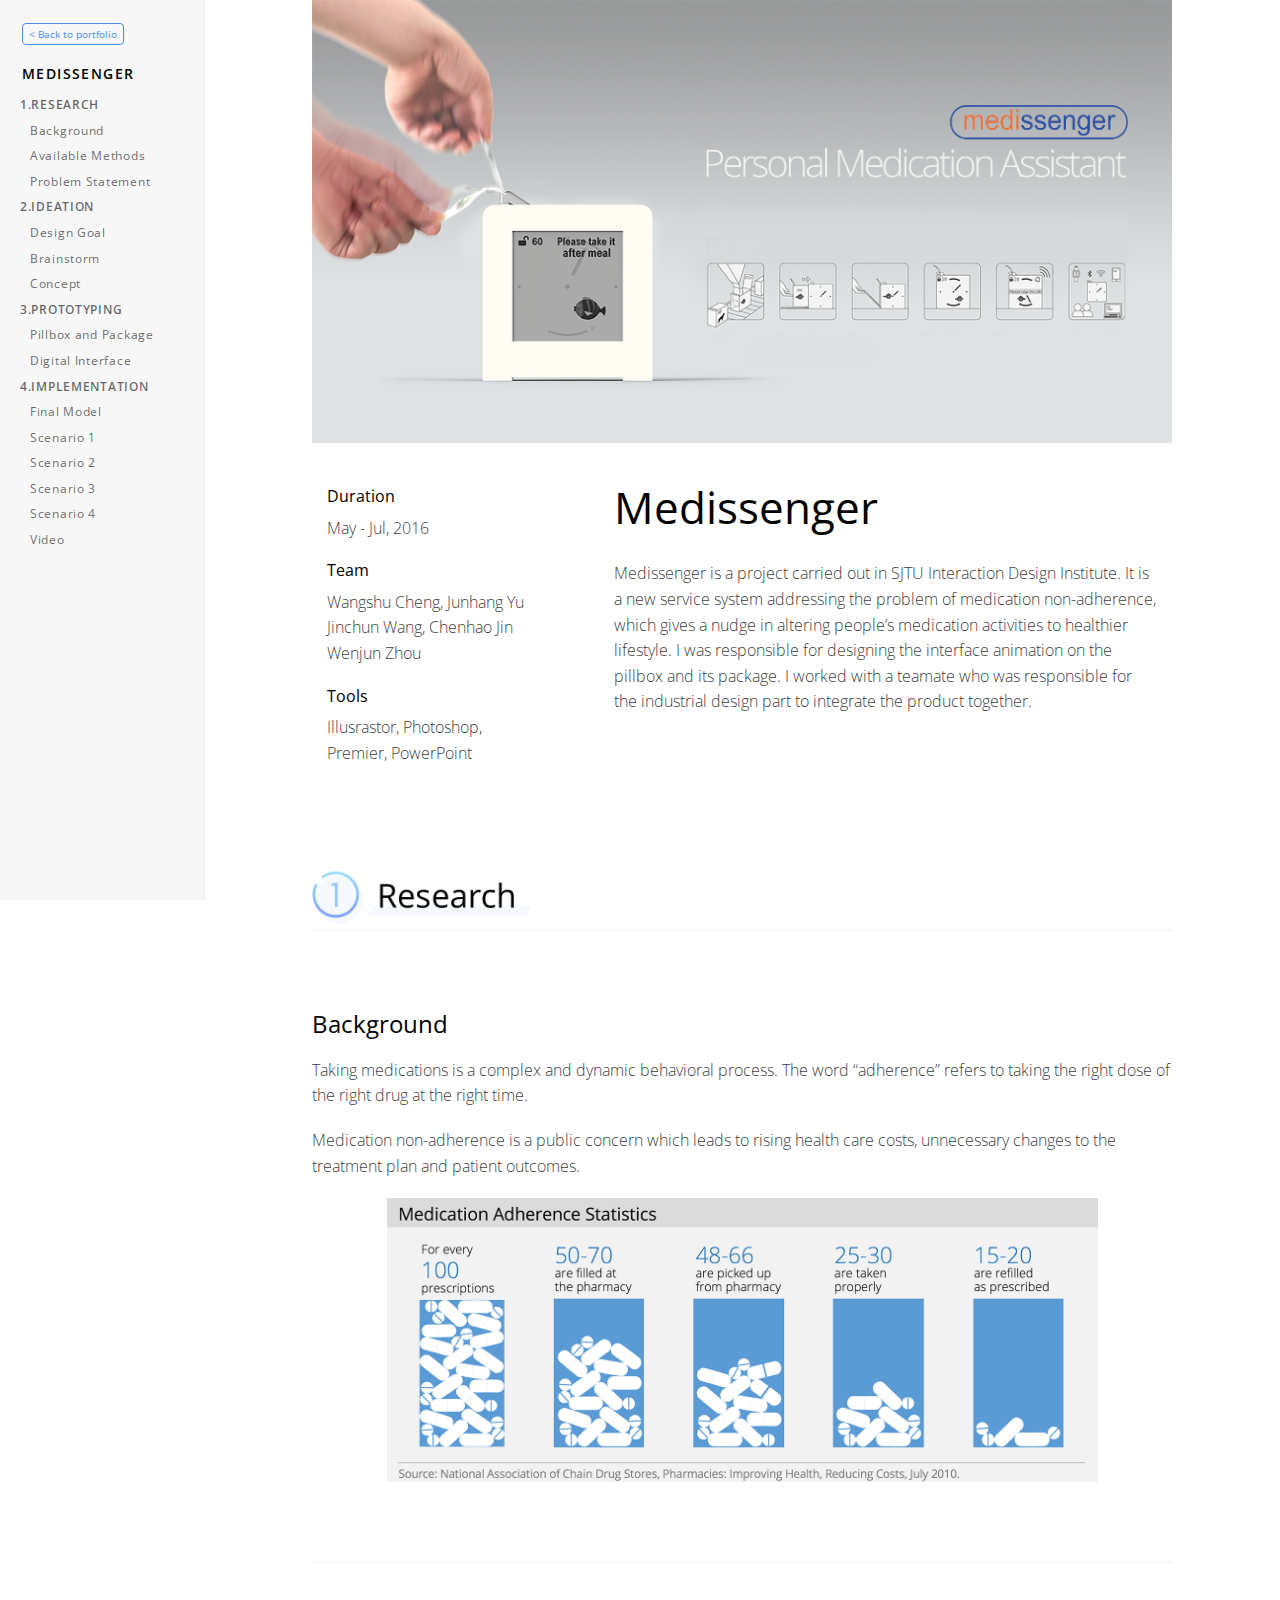
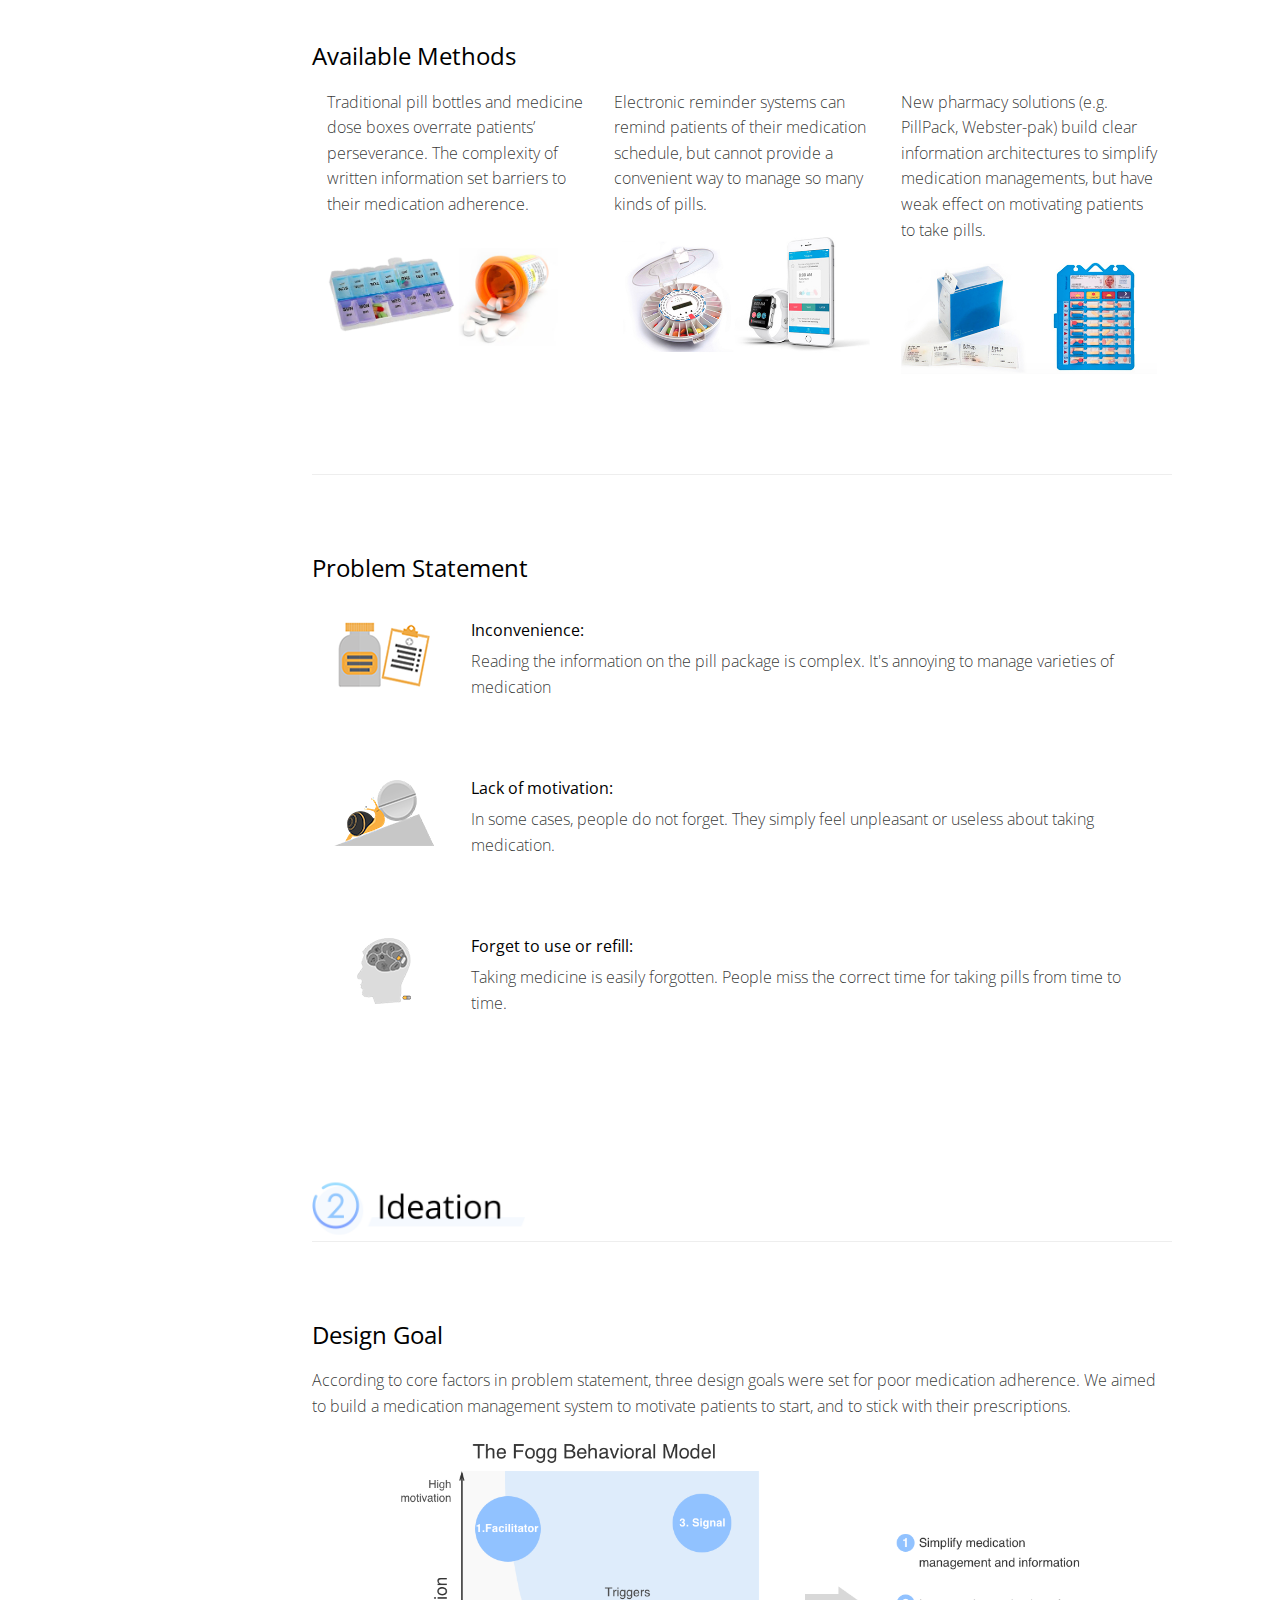
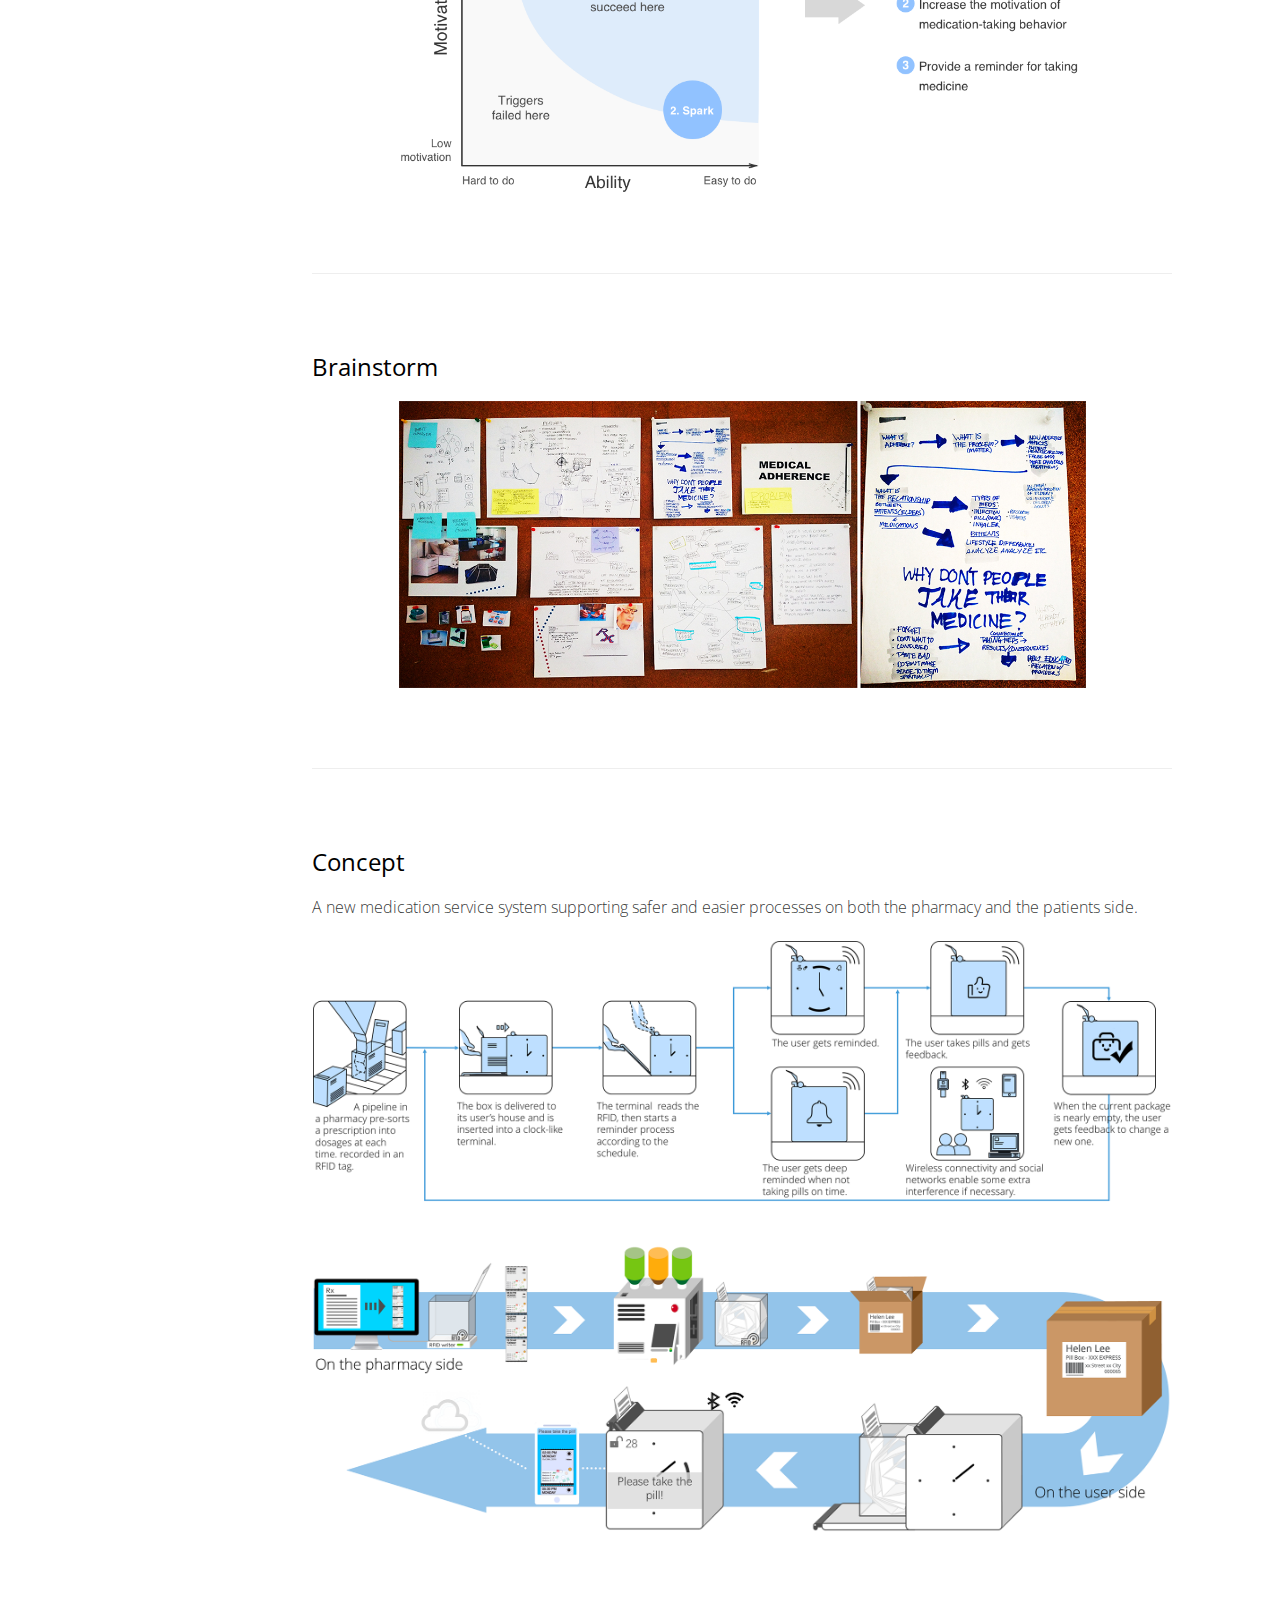
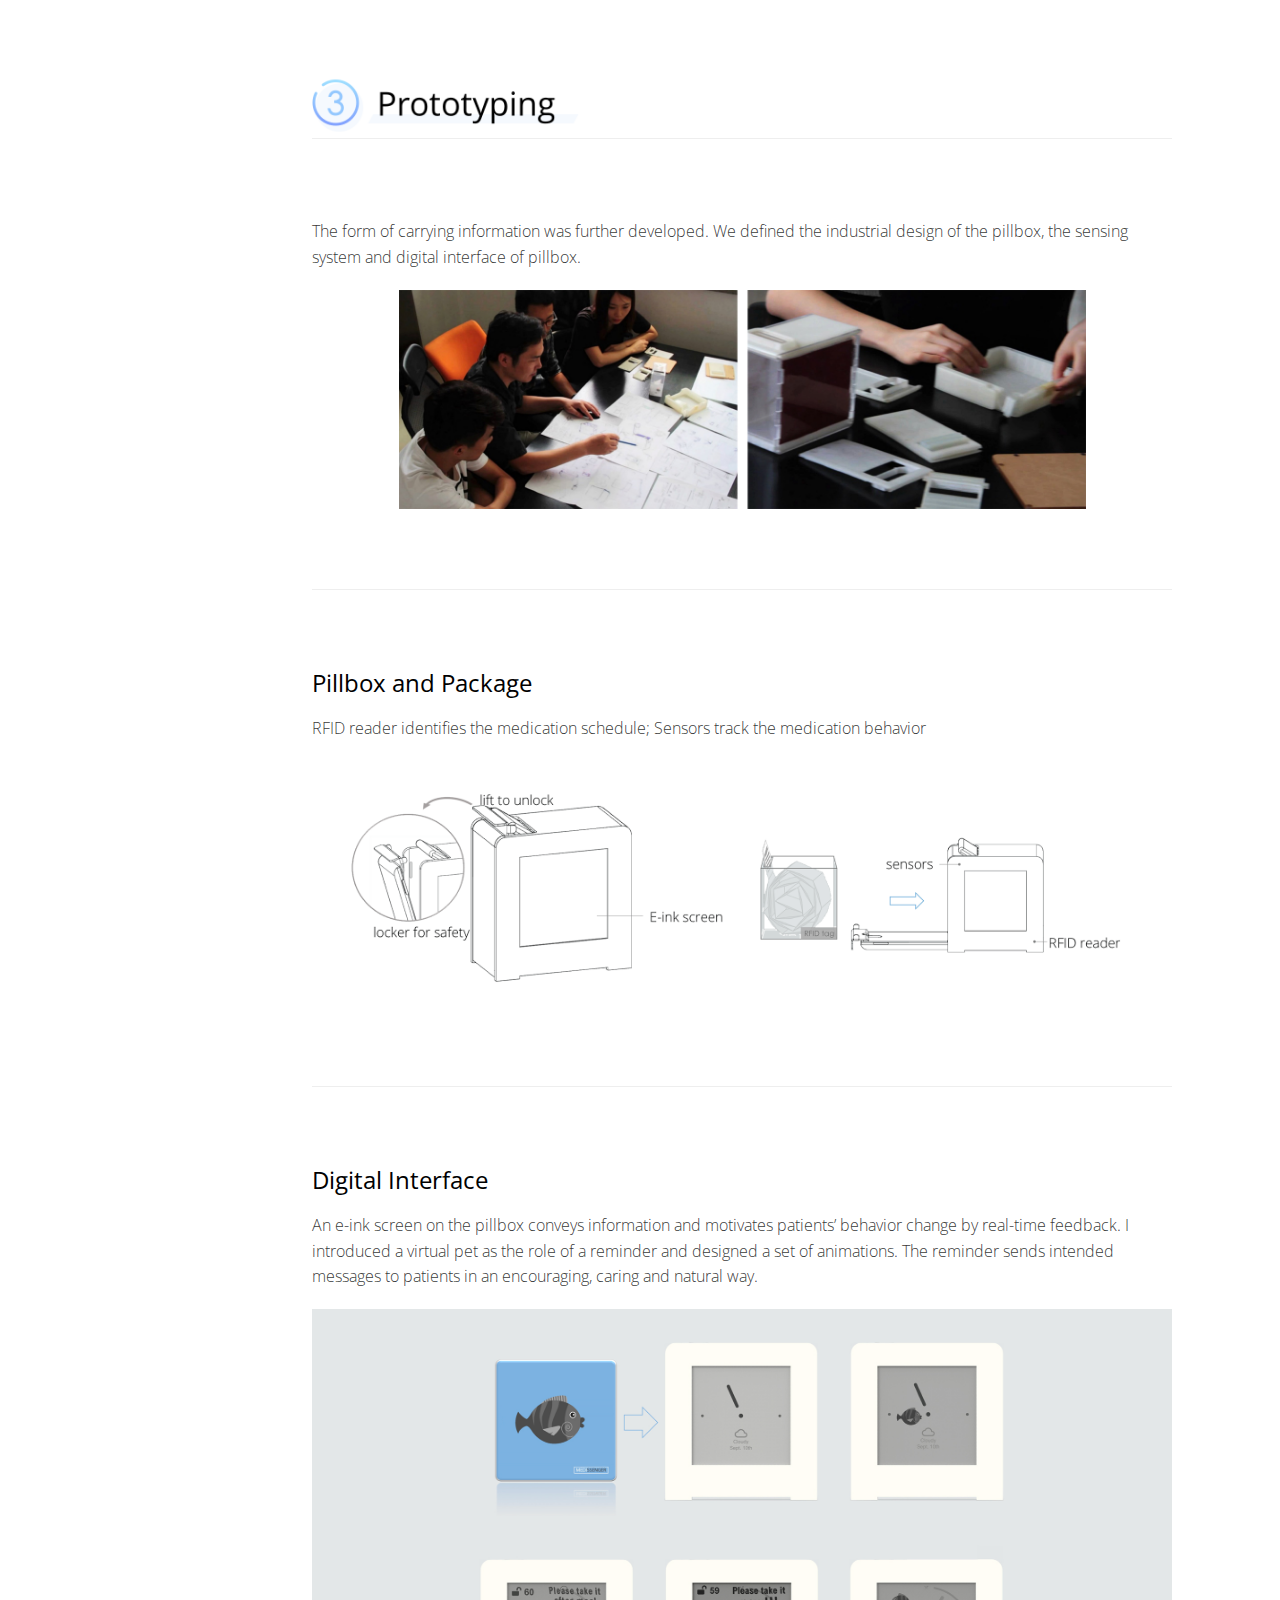
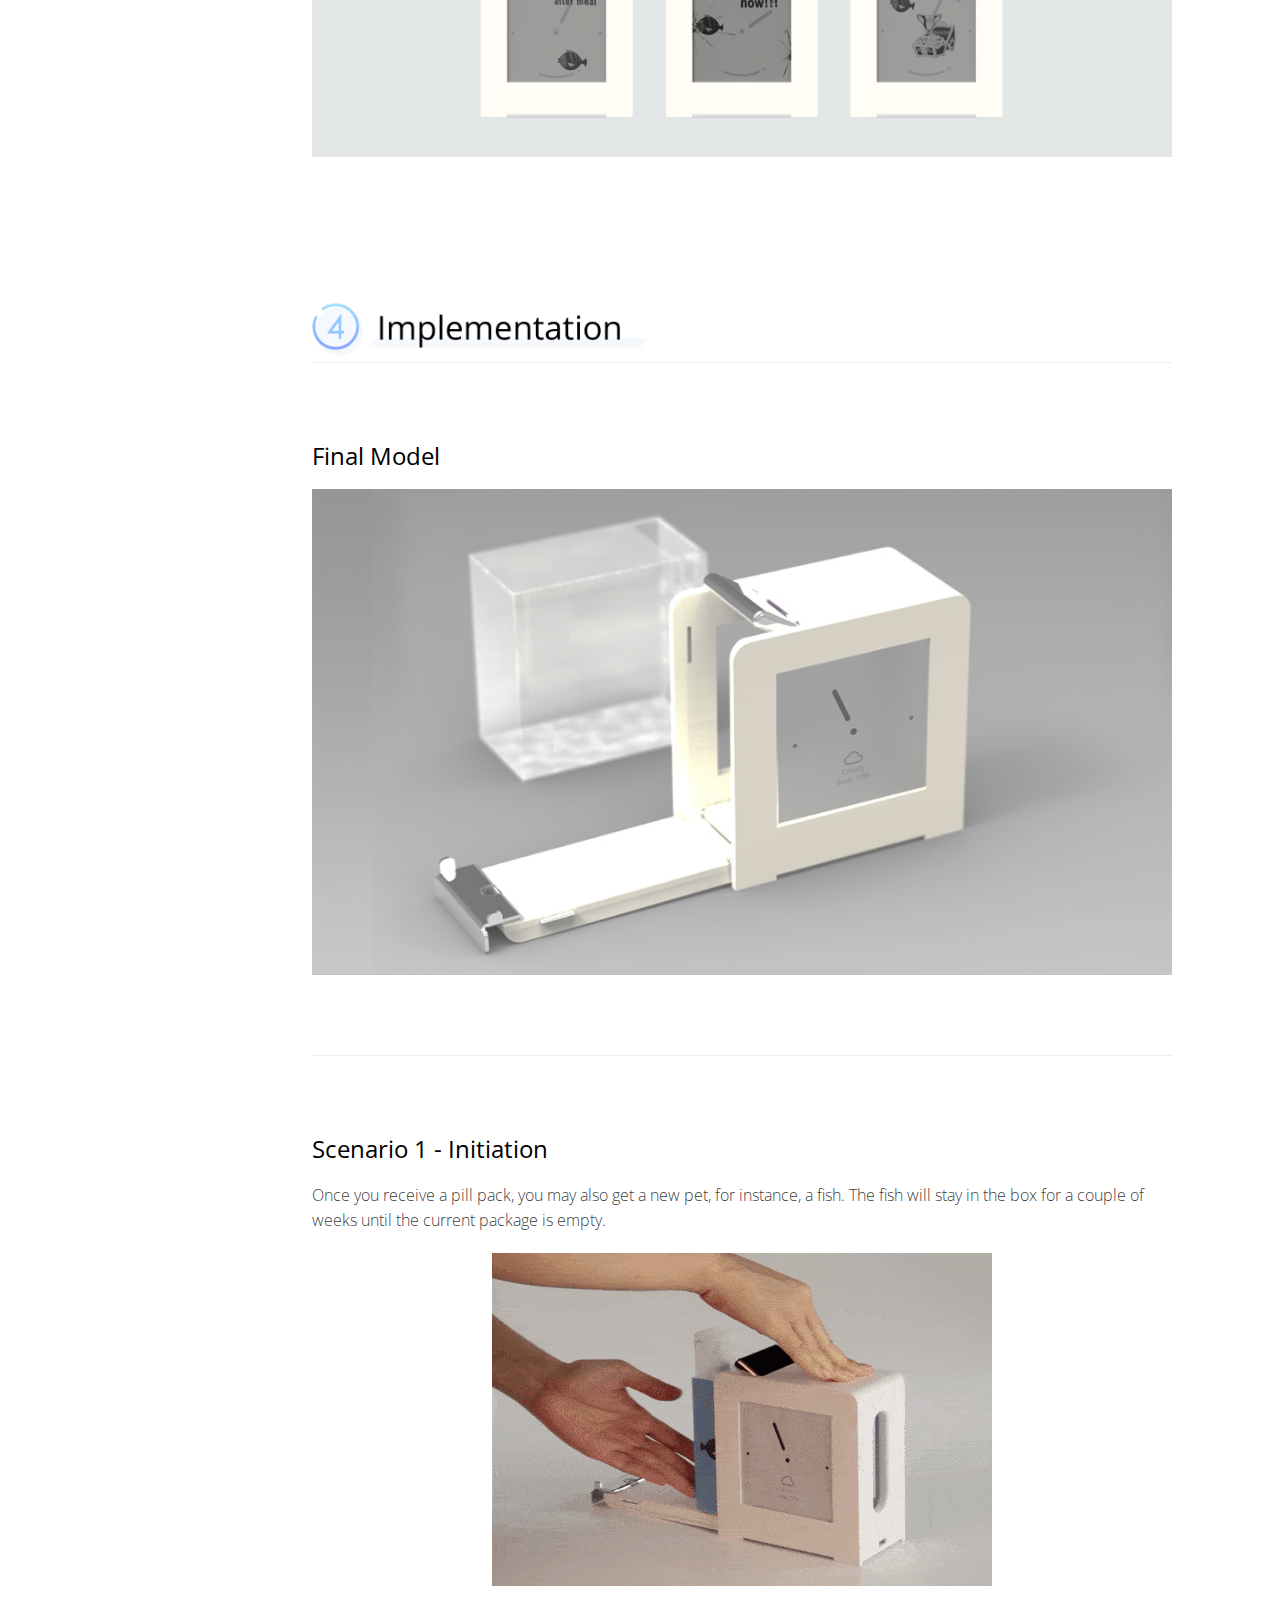
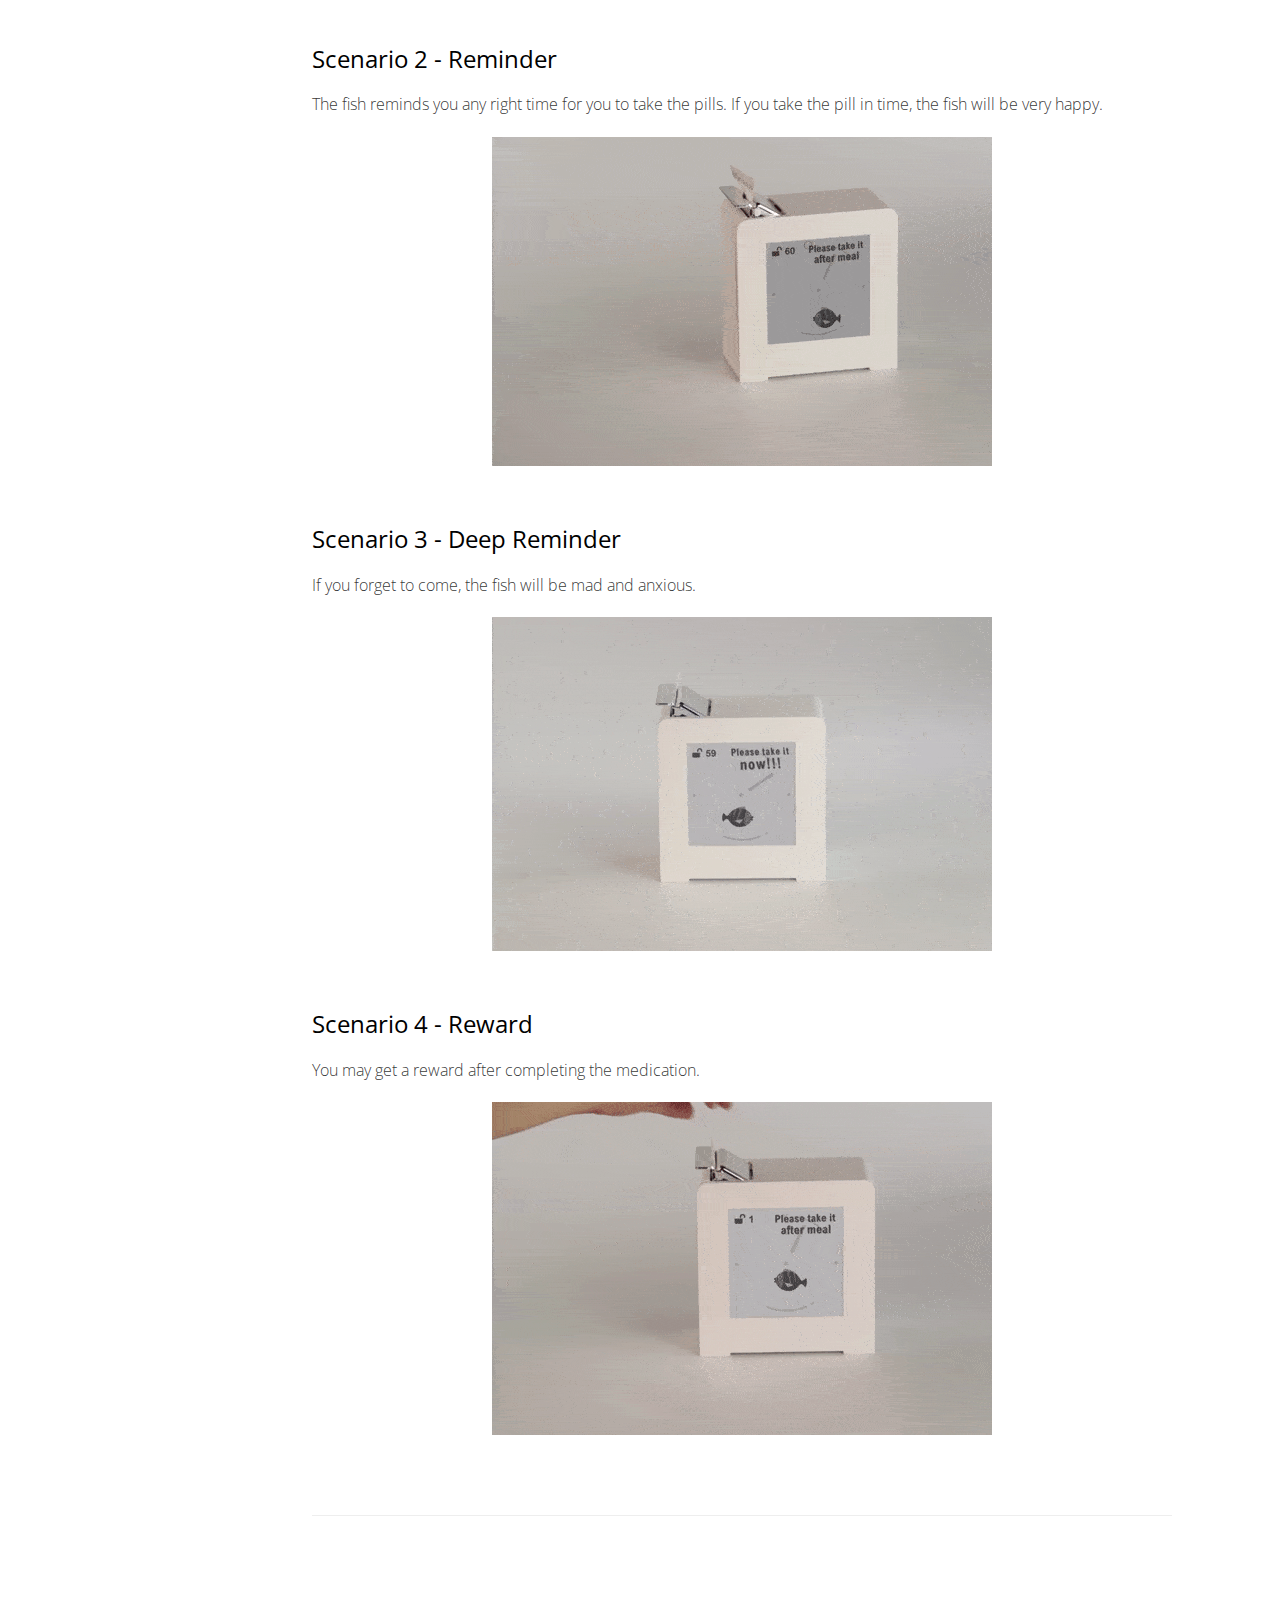
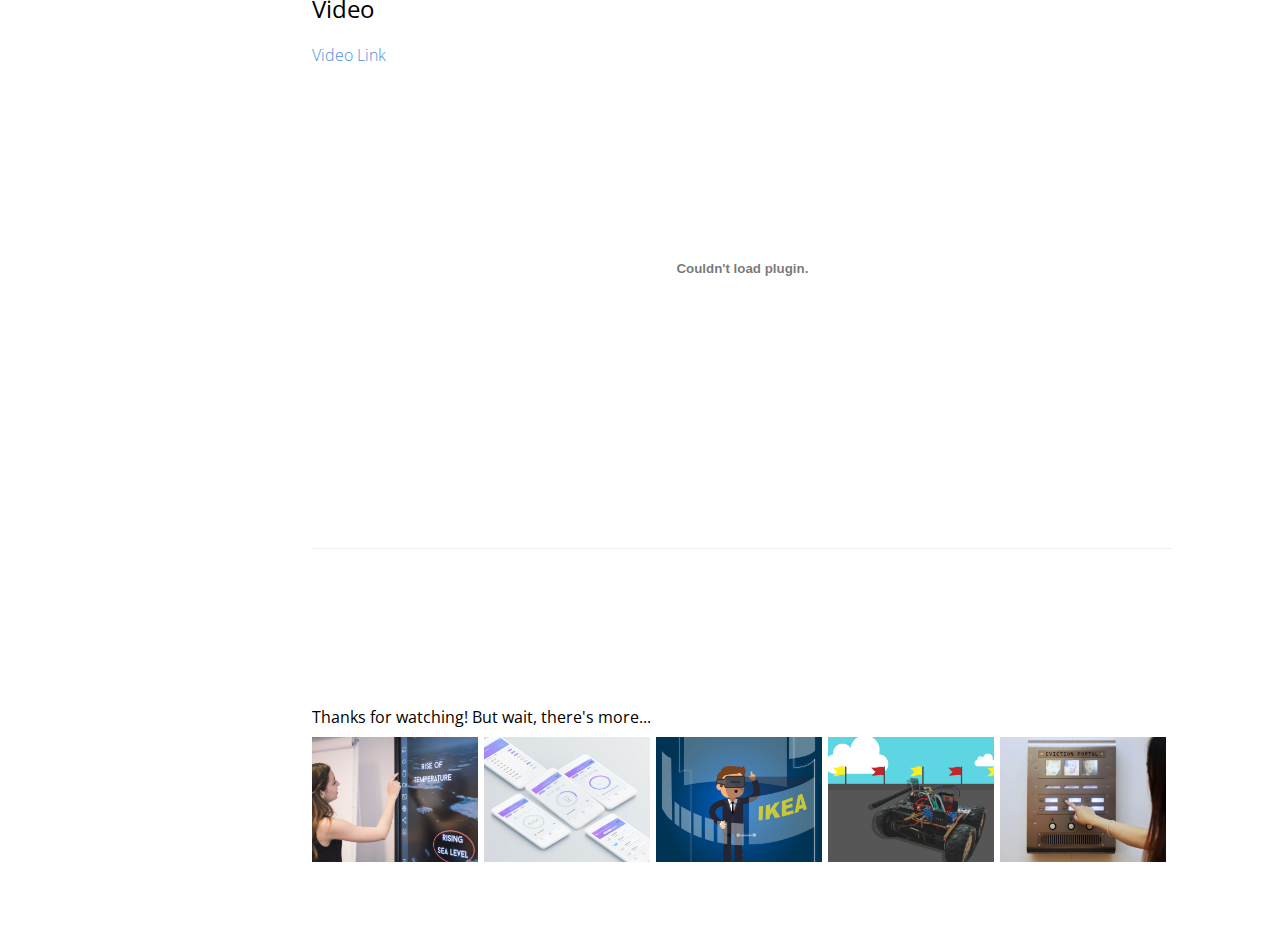
<file: w2medissenger.html>
<!DOCTYPE html>
<!--[if lt IE 7]>      <html class="no-js lt-ie9 lt-ie8 lt-ie7"> <![endif]-->
<!--[if IE 7]>         <html class="no-js lt-ie9 lt-ie8"> <![endif]-->
<!--[if IE 8]>         <html class="no-js lt-ie9"> <![endif]-->
<!--[if gt IE 8]><!--> <html class="no-js"> <!--<![endif]-->
<head>
<!-- Global Site Tag (gtag.js) - Google Analytics -->
<script async src="https://www.googletagmanager.com/gtag/js?id=UA-118763324-1"></script>
<script>
  window.dataLayer = window.dataLayer || [];
  function gtag(){dataLayer.push(arguments);}
  gtag('js', new Date());

  gtag('config', 'UA-118763324-1');
</script>
        
	<meta charset="utf-8">
	<meta http-equiv="X-UA-Compatible" content="IE=edge">
	<title>Jun Portfolio</title>
	<meta name="viewport" content="width=device-width, initial-scale=1">

 

<!-- Place favicon.ico and apple-touch-icon.png in the root directory -->
	<link rel="shortcut icon" href="favicon.ico">

	<link href='https://fonts.googleapis.com/css?family=Roboto:300,400,600,700,400italic' rel='stylesheet' type='text/css'>
	<link rel="stylesheet"
          href="https://fonts.googleapis.com/css?family=Open Sans:300,400,600,700,400italic">
	
	<!-- Animate.css -->
	<link rel="stylesheet" href="css/animate.css">
	<!-- Icomoon Icon Fonts-->
	<link rel="stylesheet" href="css/icomoon.css">
	<!-- Bootstrap  -->
	<link rel="stylesheet" href="css/bootstrap.css">
	<!-- Owl Carousel -->
	<link rel="stylesheet" href="css/owl.carousel.min.css">
	<link rel="stylesheet" href="css/owl.theme.default.min.css">
	<!-- Theme style  -->
	<link rel="stylesheet" href="css/style.css">

	<!-- Modernizr JS -->
	<script src="js/modernizr-2.6.2.min.js"></script>
	<!-- FOR IE9 below -->
	<!--[if lt IE 9]>
	<script src="js/respond.min.js"></script>
	<![endif]-->

	</head>
	<body>

	<div id="fh5co-page">
		<a href="#" class="js-fh5co-nav-toggle fh5co-nav-toggle"><i></i></a>
		<aside id="fh5co-aside" role="complementary" class="border js-fullheight">

			<div id="project-back"><a href="index.html" class="bttn bttn-primary"> &#60; Back to portfolio</a>
            </div>
            
            <div id="project-title"><h1>Medissenger</h1>
            </div>
            
			<nav id="project-menu" role="navigation">
				<ul>
					<li><a href="#w2-1"  class="p-title" >1.RESEARCH</a></li>
					<li><a href="#w2-2">Background</a></li>
                    <li><a href="#w2-3">Available Methods</a></li>
                    <li><a href="#w2-4">Problem Statement</a></li>
                    <li><a href="#w2-5"  class="p-title" >2.IDEATION</a></li>
					<li><a href="#w2-6">Design Goal</a></li>
                    <li><a href="#w2-7">Brainstorm</a></li>
                    <li><a href="#w2-8">Concept</a></li>
                    <li><a href="#w2-9"  class="p-title" >3.PROTOTYPING</a></li>
					<li><a href="#w2-10">Pillbox and Package</a></li>
                    <li><a href="#w2-11">Digital Interface</a></li>
                    <li><a href="#w2-12"  class="p-title" >4.IMPLEMENTATION</a></li>
					<li><a href="#w2-13">Final Model</a></li>
                    <li><a href="#w2-14">Scenario 1</a></li>
                    <li><a href="#w2-15">Scenario 2</a></li>
                    <li><a href="#w2-16">Scenario 3</a></li>
                    <li><a href="#w2-17">Scenario 4</a></li>
                    <li><a href="#w2-18">Video</a></li>
				</ul>
			</nav>		
		</aside>

        
		<div id="fh5co-main">
			<div class="fh5co-narrow-content">
				<div class="row">
					<div class="col-md-12 mar-bot-4" >
						<figure>
							<img src="images/2-0-header.jpg" alt="Medissenger" class="img-responsive center-block">
						</figure>
					</div>
					
					<div class="col-md-12 mar-bot-2">
						<div class="col-md-8 col-md-push-4">
							<h1>Medissenger</h1>
							<p>Medissenger is a project carried out in SJTU Interaction Design Institute. It is a new service system addressing the problem of medication non-adherence, which gives a nudge in altering people’s medication activities to healthier lifestyle. I was responsible for designing the interface animation on the pillbox and its package. I worked with a teamate who was responsible for the industrial design part to integrate the product together.</p>
						</div>

						<div class="col-md-4 col-md-pull-8 fh5co-services">
                            <h5>Duration</h5>
							<ul>
								<li>May - Jul, 2016</li>
							</ul>
                            <div class="col-md-12 mar-bot-2"></div>
                            <h5>Team</h5>
							<ul>
								<li>Wangshu Cheng, Junhang Yu</li>
								<li>Jinchun Wang, Chenhao Jin</li>
                                <li>Wenjun Zhou</li>
							</ul>
                            <div class="col-md-12 mar-bot-2"></div>
                            <h5>Tools</h5>
                            <ul>
								<li>Illusrastor, Photoshop, </li>
                                <li>Premier, PowerPoint </li>
							</ul>
						</div>
					</div>
                    
                    
                    <div id="w2-1" class="col-md-12 mar-top-8" >
                       <img src="images/2-0-t1.png" alt="title1" class="img-responsive title">
                    <hr class="mar-top-0"></div>
                    
                    <div id="w2-2" class="col-md-12" >
                        <h4>Background</h4>
                        <p>Taking medications is a complex and dynamic behavioral process. The word “adherence” refers to taking the right dose of the right drug at the right time.</p>
                        <p>Medication non-adherence is a public concern which leads to rising health care costs, unnecessary changes to the treatment plan and patient outcomes.</p>
					</div>
                    
                    <div class="col-md-10 col-md-offset-1">
						<figure>
							<img src="images/2-1-medstatistics.png" alt="statistics" class="img-responsive center-block">
						</figure>
					</div>
                    
                     <div class="col-md-12" >
                         <hr>
                        <h4  id="w2-3">Available Methods</h4>
                         <div class="col-md-4">
                           <p>Traditional pill bottles and medicine dose boxes overrate patients’ perseverance. The complexity of  written information set barriers to their medication adherence.</p>
                           <img src="images/2-2-method1.jpg" alt="method" class="img-responsive center-block">
					     </div>
                         <div class="col-md-4 mar-bot-2">
                           <p>Electronic reminder systems can remind patients of their medication schedule, but cannot provide a convenient way to manage so many kinds of pills.</p>
                           <img src="images/2-3-method2.jpg" alt="method" class="img-responsive center-block">
					     </div>
                         <div class="col-md-4 mar-bot-2">
                           <p>New pharmacy solutions (e.g. PillPack, Webster-pak) build clear information architectures to simplify medication managements, but have weak effect on motivating patients to take pills.</p>
                           <img src="images/2-4-method3.jpg" alt="method" class="img-responsive center-block">
					     </div>                      
   				     </div>
                    
                    <div class="col-md-12" >
                        <hr>
                        <h4 id="w2-4" class="mar-bot-4">Problem Statement</h4>
                        <div class="col-md-2">
                             <img src="images/2-6-inconvenience.png" alt="method" class="img-responsive center-block"></div>
                         <div class="col-md-10 col-push-2"><h5>Inconvenience:</h5><p>Reading the information on the pill package is complex. It's annoying to manage varieties of medication</p>
					     </div>
                     </div>
                    <div class="col-md-12 mar-top-6" >
                        <div class="col-md-2">
                             <img src="images/2-8-motivation.png" alt="method" class="img-responsive center-block"></div>
                         <div class="col-md-10 col-push-2"><h5>Lack of motivation:</h5><p>In some cases, people do not forget. They simply feel unpleasant or useless about taking medication.</p>
					     </div>
                     </div>
                    
                     <div class="col-md-12 mar-top-6" >
                        <div class="col-md-2">
                             <img src="images/2-7-forget.png" alt="method" class="img-responsive center-block"></div>
                         <div class="col-md-10 col-push-2"><h5>Forget to use or refill:</h5><p>Taking medicine is easily forgotten. People miss the correct time for taking pills from time to time.</p>
					     </div>
                     </div>
                    
                    
                    
                    
                    <div class="col-md-12 mar-top-8 mar-bot-6"></div>    
                    <div id="w2-5" class="col-md-12" >
                       <img src="images/2-0-t2.png" alt="title2" class="img-responsive title">
                    <hr class="mar-top-0"></div>
                    
                    <div id="w2-6" class="col-md-12" >
                        <h4>Design Goal</h4>
                        <p>According to core factors in problem statement, three design goals were set for poor medication adherence. We aimed to build a medication management system to motivate patients to start, and to stick with their prescriptions.</p>
                        <div class="col-md-10 col-md-push-1" >
                        <img src="images/2-9-goal.png" alt="goal" class="img-responsive">
                        </div>
                    </div>
                    
                   <div class="col-md-12">
                       <hr>
                       <h4 id="w2-7">Brainstorm</h4>
                       <div class="col-md-10 col-md-push-1">
                    <img src="images/2-9-brainstorm.jpg" alt="brainstorm" class="img-responsive center-block">
                       </div></div>
                
                    <div class="col-md-12" >
                        <hr>
                        <h4 id="w2-8">Concept</h4>
                        <p>A new medication service system supporting safer and easier processes on both the pharmacy and the patients side. </p>
                        <img src="images/2-10-userflow.png" alt="userflow" class="img-responsive center-block mar-bot-4">
                        <img src="images/2-11-flow2.png" alt="userflow" class="img-responsive center-block">
					</div>
                    
                     <div class="col-md-12 mar-top-8 mar-bot-6"></div>    
                    <div id="w2-9" class="col-md-12" >
                       <img src="images/2-0-t3.png" alt="title2" class="img-responsive title">
                    <hr class="mar-top-0"></div>
                    
                   <div class="col-md-12" >
                        <p>The form of carrying information was further developed. We defined the industrial design of the pillbox, the sensing system and digital interface of pillbox. </p>
                        <div class="col-md-10 col-md-push-1">
                        <img src="images/2-14-working.jpg" alt="working" class="img-responsive center-block"></div>
                   </div>
                       
                   <div class="col-md-12" >
                       <hr>
                        <h4 id="w2-10">Pillbox and Package</h4>
                        <p>RFID reader identifies the medication schedule; Sensors track the medication behavior</p>
                        <img src="images/2-12-sketchbox.png" alt="sketchbox" class="img-responsive center-block"></div>
                    
                     <div class="col-md-12" >
                       <hr>
                        <h4 id="w2-11">Digital Interface</h4>
                        <p>An e-ink screen on the pillbox conveys information and motivates patients’ behavior change by real-time feedback. I introduced a virtual pet as the role of a reminder and designed a set of animations. The reminder sends intended messages to patients in an encouraging, caring and natural way.  </p>
                        <figure><img src="images/2-13-interface.jpg" alt="interface" class="img-responsive center-block"></figure>   
                    </div>
                    
                    <div id="w2-12" class="col-md-12 mar-top-8 mar-bot-6"></div>    
                    <div class="col-md-12" >
                       <img src="images/2-0-t4.png" alt="title2" class="img-responsive title">
                    <hr class="mar-top-0"></div>
                        
                        
                    <div id="w2-13" class="col-md-12" >
                        <h4>Final Model</h4>
                        <figure><img src="images/2-15-model.jpg" alt="model" class="img-responsive center-block"></figure></div> 
                   
                    <div class="col-md-12"> 
                        <hr>
                        <h4 id="w2-14">Scenario 1 - Initiation</h4>
                        <p>Once you receive a pill pack, you may also get a new pet, for instance, a fish. The fish will stay in the box for a couple of weeks until the current package is empty.</p>
                        <img src="images/2-16-se1.gif" alt="gif1" class="img-responsive center-block">
                        
                        
                        <h4 id="w2-15" class="mar-top-6">Scenario 2 - Reminder</h4>
                        <p>The fish reminds you any right time for you to take the pills.  If you take the pill in time, the fish will be very happy.</p>
                         <img src="images/2-17-se2.gif" alt="gif2" class="img-responsive center-block">
                        
                        <h4 id="w2-16" class="mar-top-6">Scenario 3 - Deep Reminder</h4>
                        <p>If you forget to come, the fish will be mad and anxious. </p>
                         <img src="images/2-18-se3.gif" alt="gif3" class="img-responsive center-block">
                        
                        <h4 id="w2-17" class="mar-top-6">Scenario 4 - Reward</h4>
                        <p>You may get a reward after completing the medication.</p>
                         <img src="images/2-19-se4.gif" alt="gif4" class="img-responsive center-block">
                   <hr>
                    
                    <h4 id="w2-18" class="mar-top-6">Video</h4>
                    <a   href="https://v.youku.com/v_show/id_XMzYyMDM3MDMyNA==.html?spm=a2h3j.8428770.3416059.1">Video Link</a>
                    <embed src='http://player.youku.com/player.php/sid/XMzYyMDM3MDMyNA==/v.swf' class="center-block" allowFullScreen='true' quality='high' width='580' height='400' align='middle' allowScriptAccess='always' type='application/x-shockwave-flash'></embed>
                    <hr>
                  </div>
                
                
                  <div class="col-md-12 mar-top-8 mar-bot-8" >
                   <h5>Thanks for watching! But wait, there's more...</h5>
                   <div class="w-2">
                        <div class="hovereffect2">
                            <a href="w3present.html">
                            <img class="img-responsive" src="images/work-3.jpg" alt="work-3">
                            <div class="overlay">
                            <h2>The Ominpresent Presenter</h2>
                            <p>Touchscreen interface design</p>
                            </div></a></div>                   
                    </div>                       
                  <div class="w-2">
						<div class="hovereffect2">
                            <a href="w1laundry.html">
                            <img class="img-responsive" src="images/work-1.jpg" alt="work-1">
                            <div class="overlay">
                            <h2>College Laundrymate</h2>
                            <p class="mar-top-1">APP interface design</p>
                            </div></a></div>          
                    </div>  
                      
                    <div class="w-2">
                        <div class="hovereffect2">
                            <a href="w5preboarding.html">
                            <img class="img-responsive" src="images/work-5.jpg" alt="work-5">
                            <div class="overlay">
                            <h2>Easy Preboarding</h2>
                            <p class="mar-top-1">VR technology</p>
                    </div></a></div></div>
                  	<div class="w-2">
						<div class="hovereffect2">
                            <a href="w4roadrunner.html">
                            <img class="img-responsive" src="images/work-4.jpg" alt="work-4">
                            <div class="overlay">
                            <h2>Road Runner</h2>
                            <p class="mar-top-1">Design for fun</p>
                            </div></a></div></div>
                    <div class="w-2">
						<div class="hovereffect2">
                            <a href="w6itd.html">
                            <img class="img-responsive" src="images/work-6.jpg" alt="work-6">
                            <div class="overlay">
                            <h2>Eviction Portal</h2>
                            <p class="mar-top-1">Interactive technology</p>
                            </div></a></div>          
                    </div>
                </div>
		

            </div></div></div></div>
                    
                    


	<!-- jQuery -->
	<script src="js/jquery.min.js"></script>
	<!-- jQuery Easing -->
	<script src="js/jquery.easing.1.3.js"></script>
	<!-- Bootstrap -->
	<script src="js/bootstrap.min.js"></script>
	<!-- Carousel -->
	<script src="js/owl.carousel.min.js"></script>
	<!-- Stellar -->
	<script src="js/jquery.stellar.min.js"></script>
	<!-- Waypoints -->
	<script src="js/jquery.waypoints.min.js"></script>
	<!-- Counters -->
	<script src="js/jquery.countTo.js"></script>
	
	
	<!-- MAIN JS -->
	<script src="js/main.js"></script>

	</body>
</html>
</file>
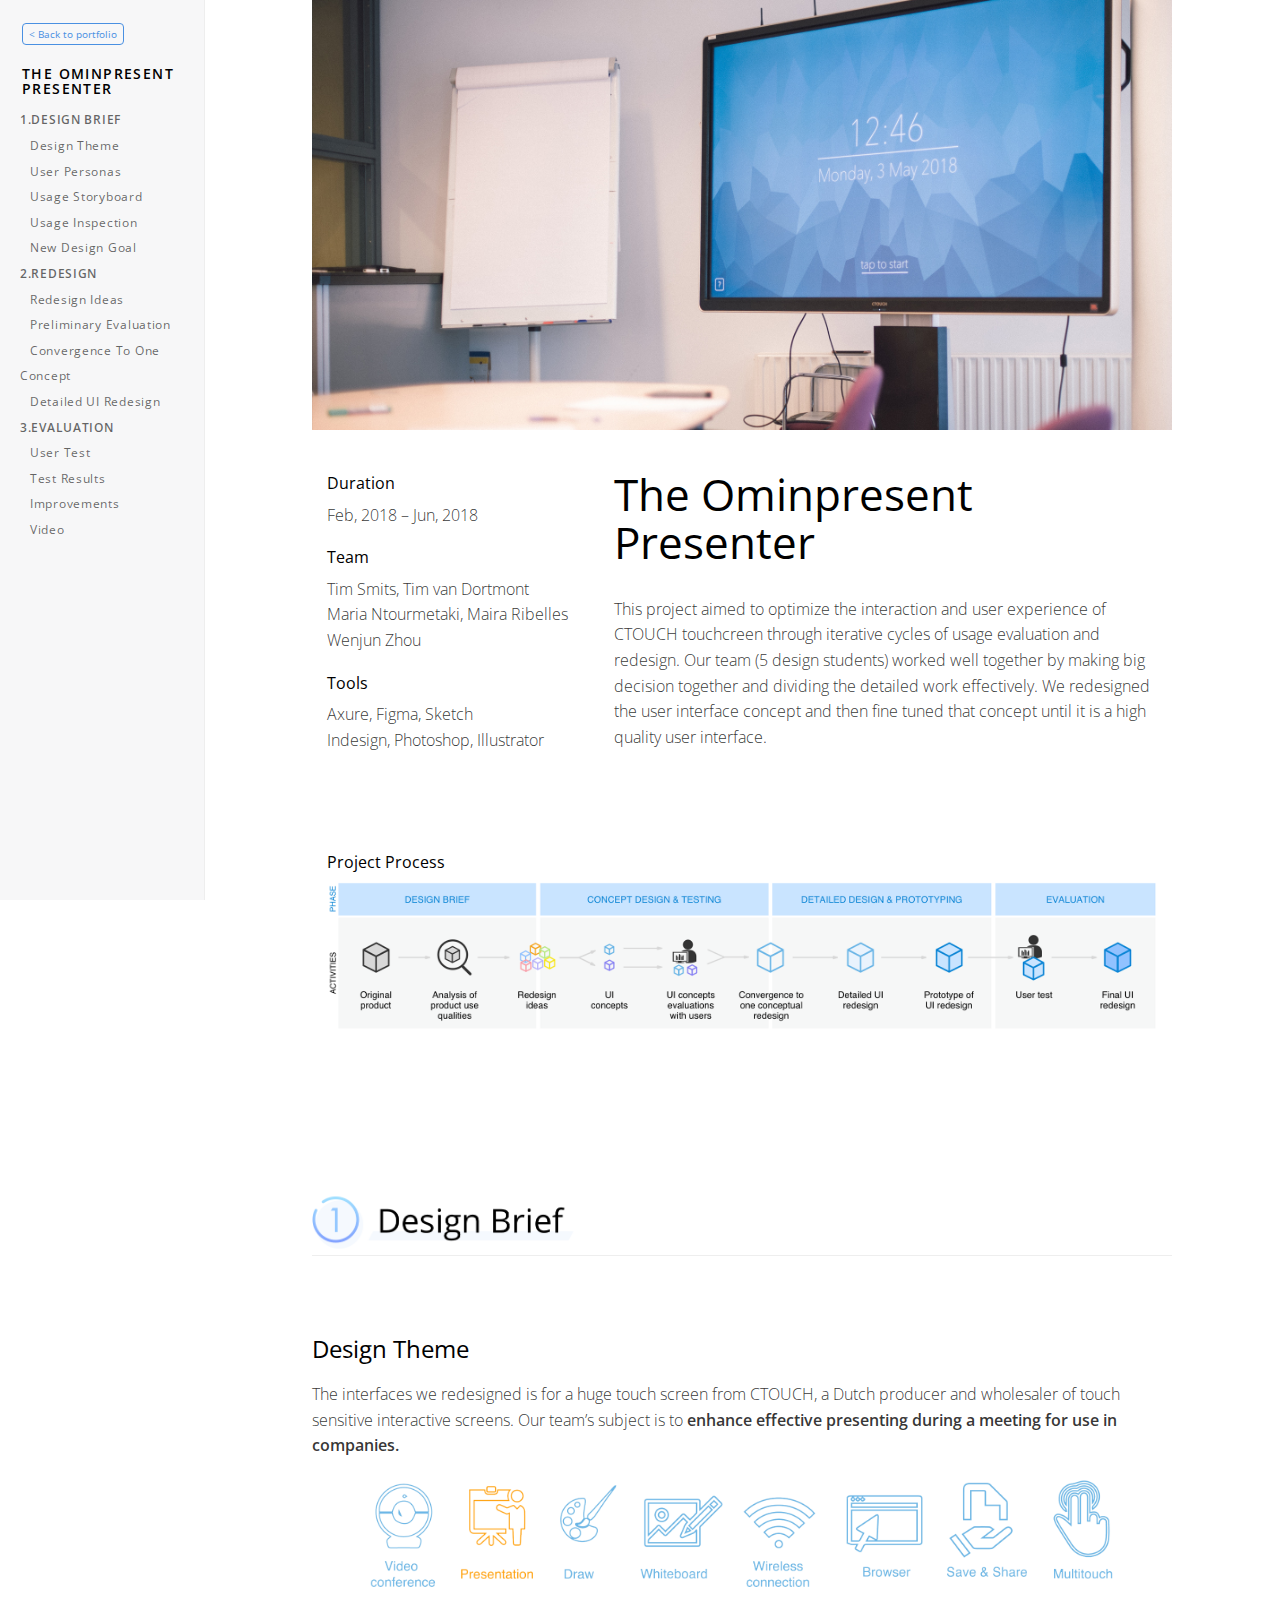
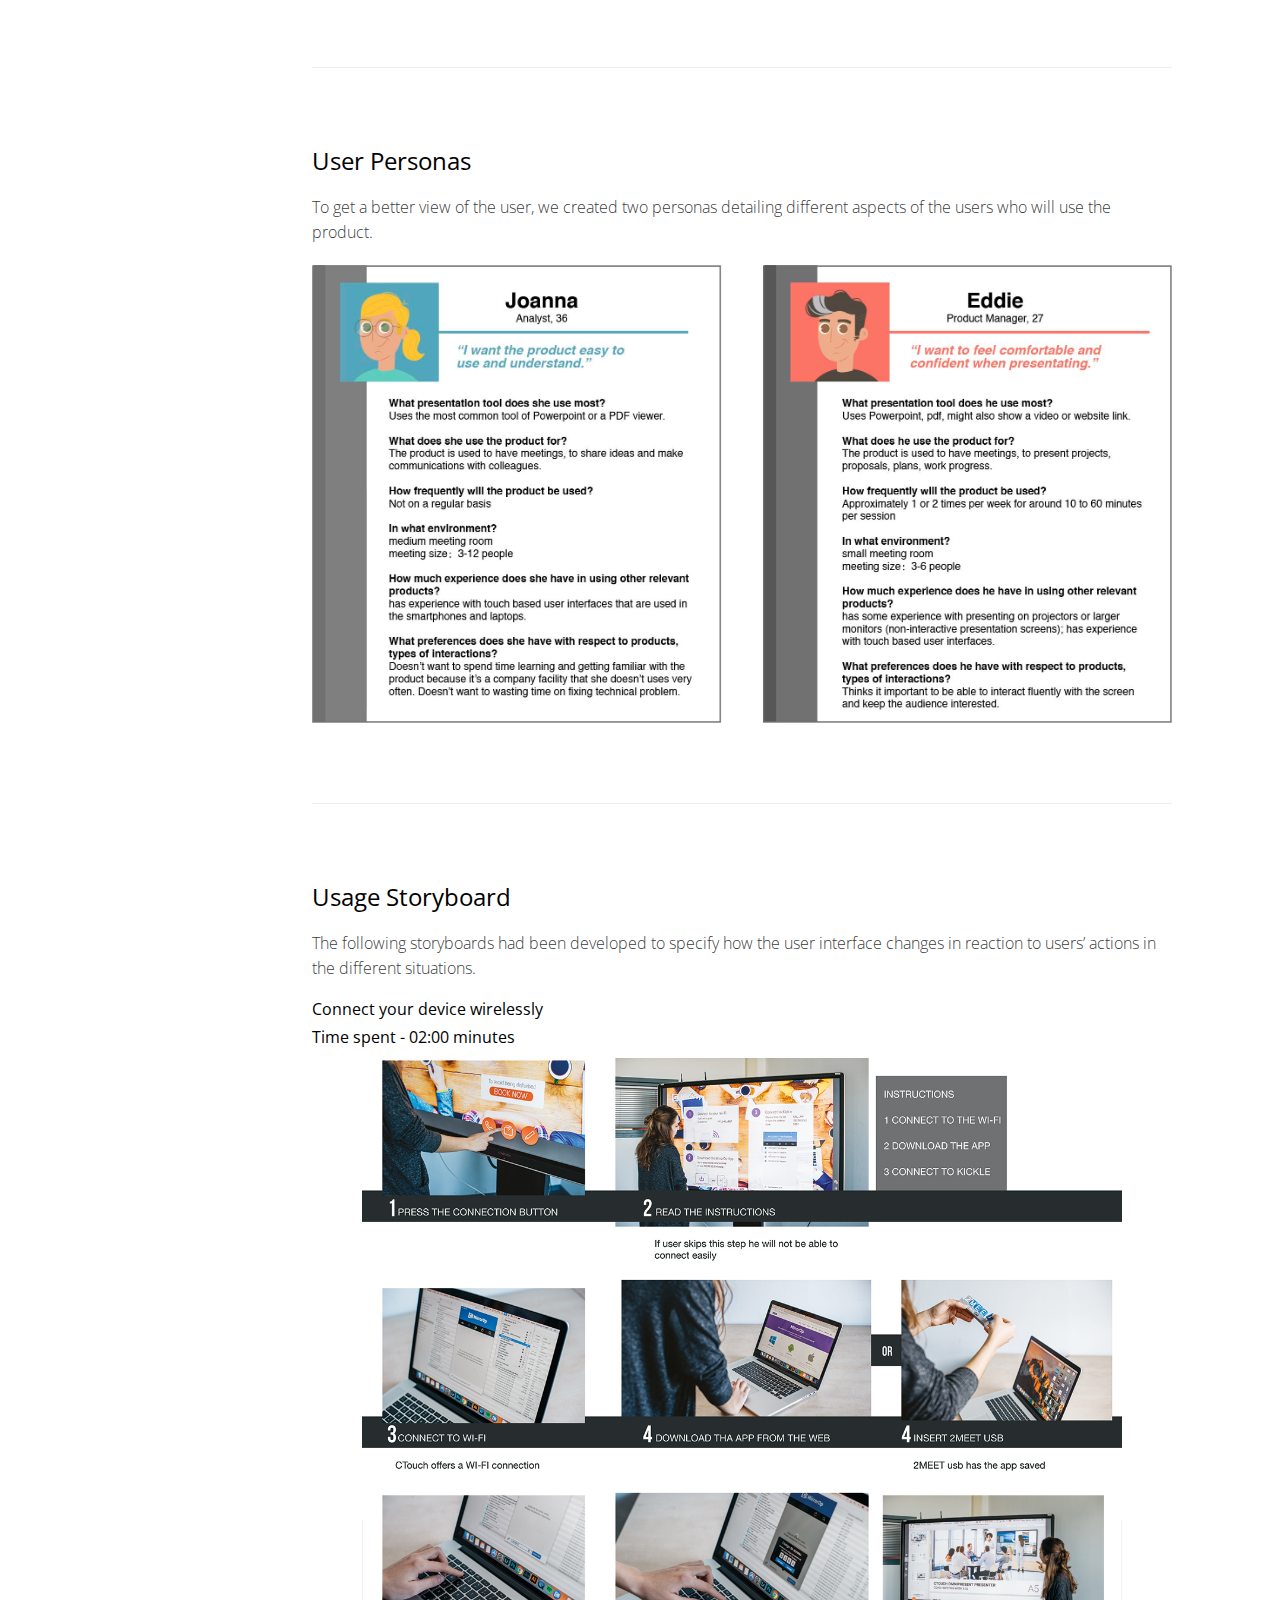
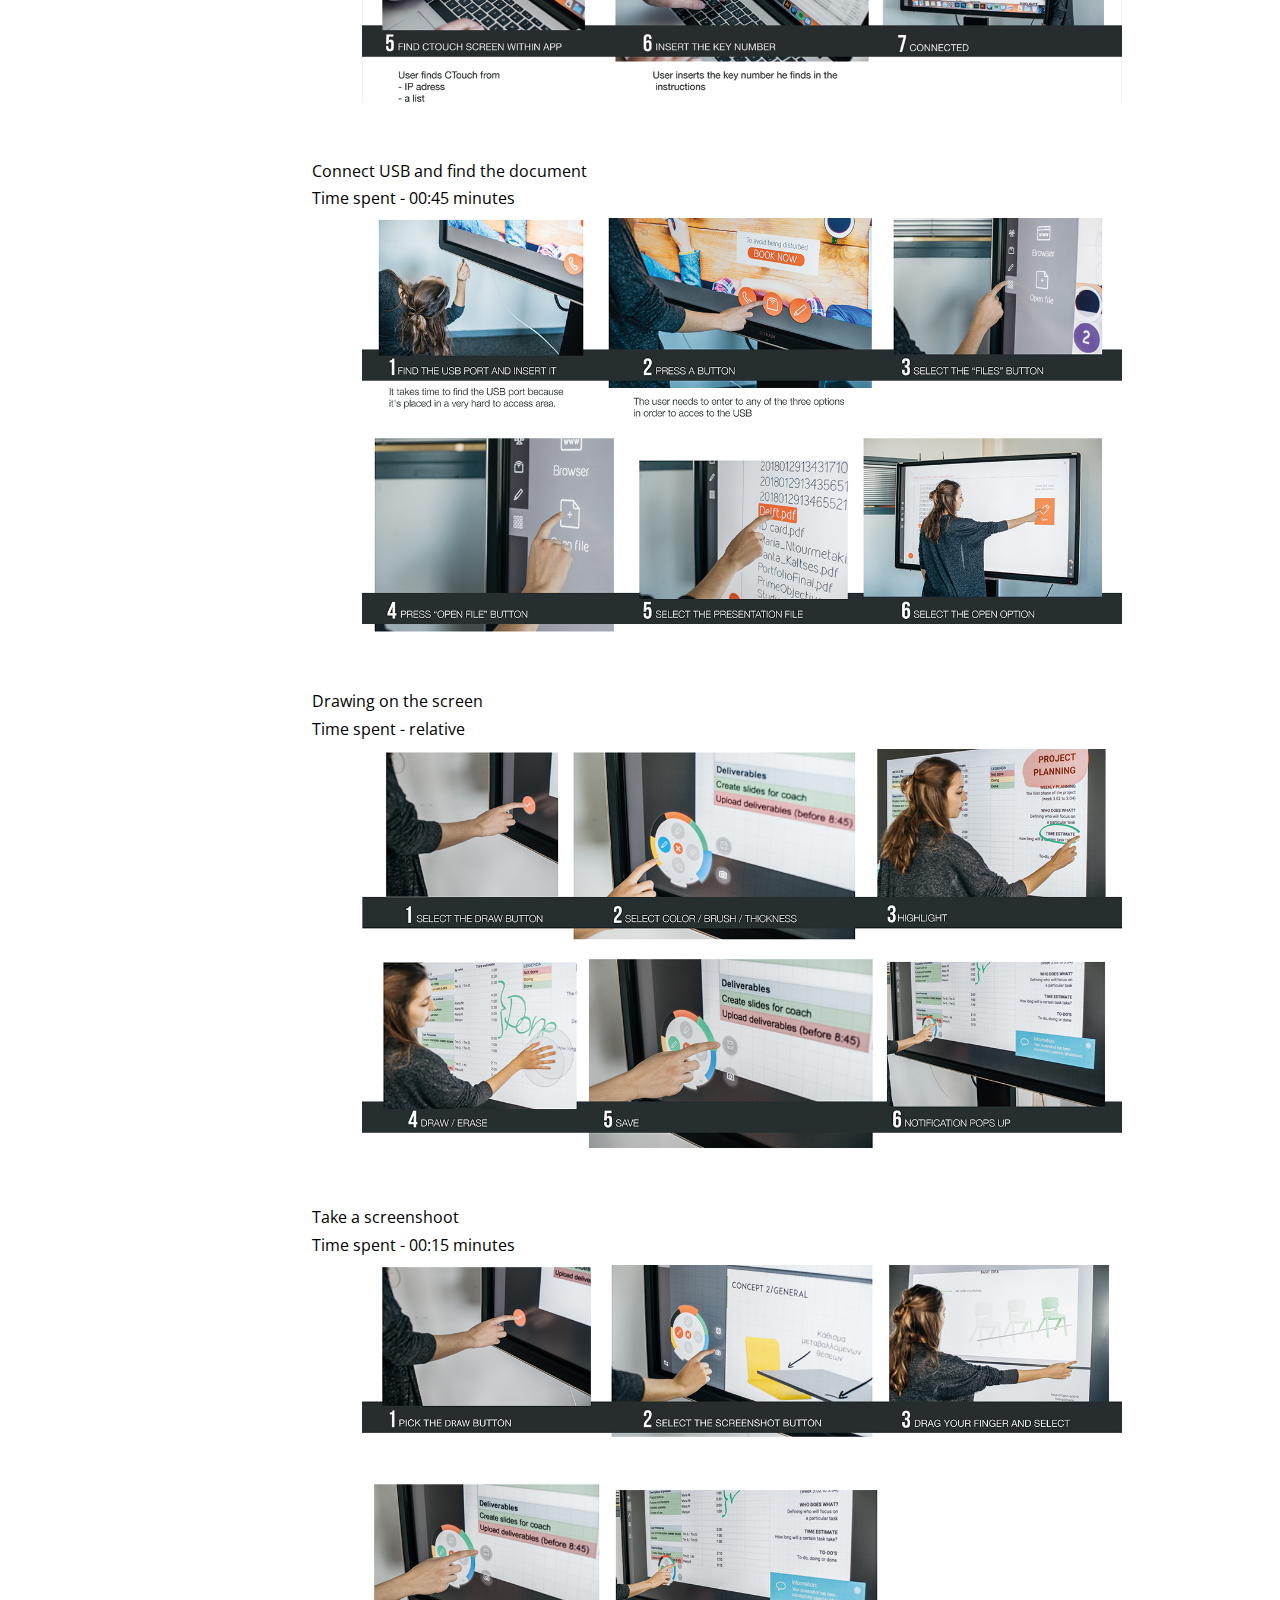
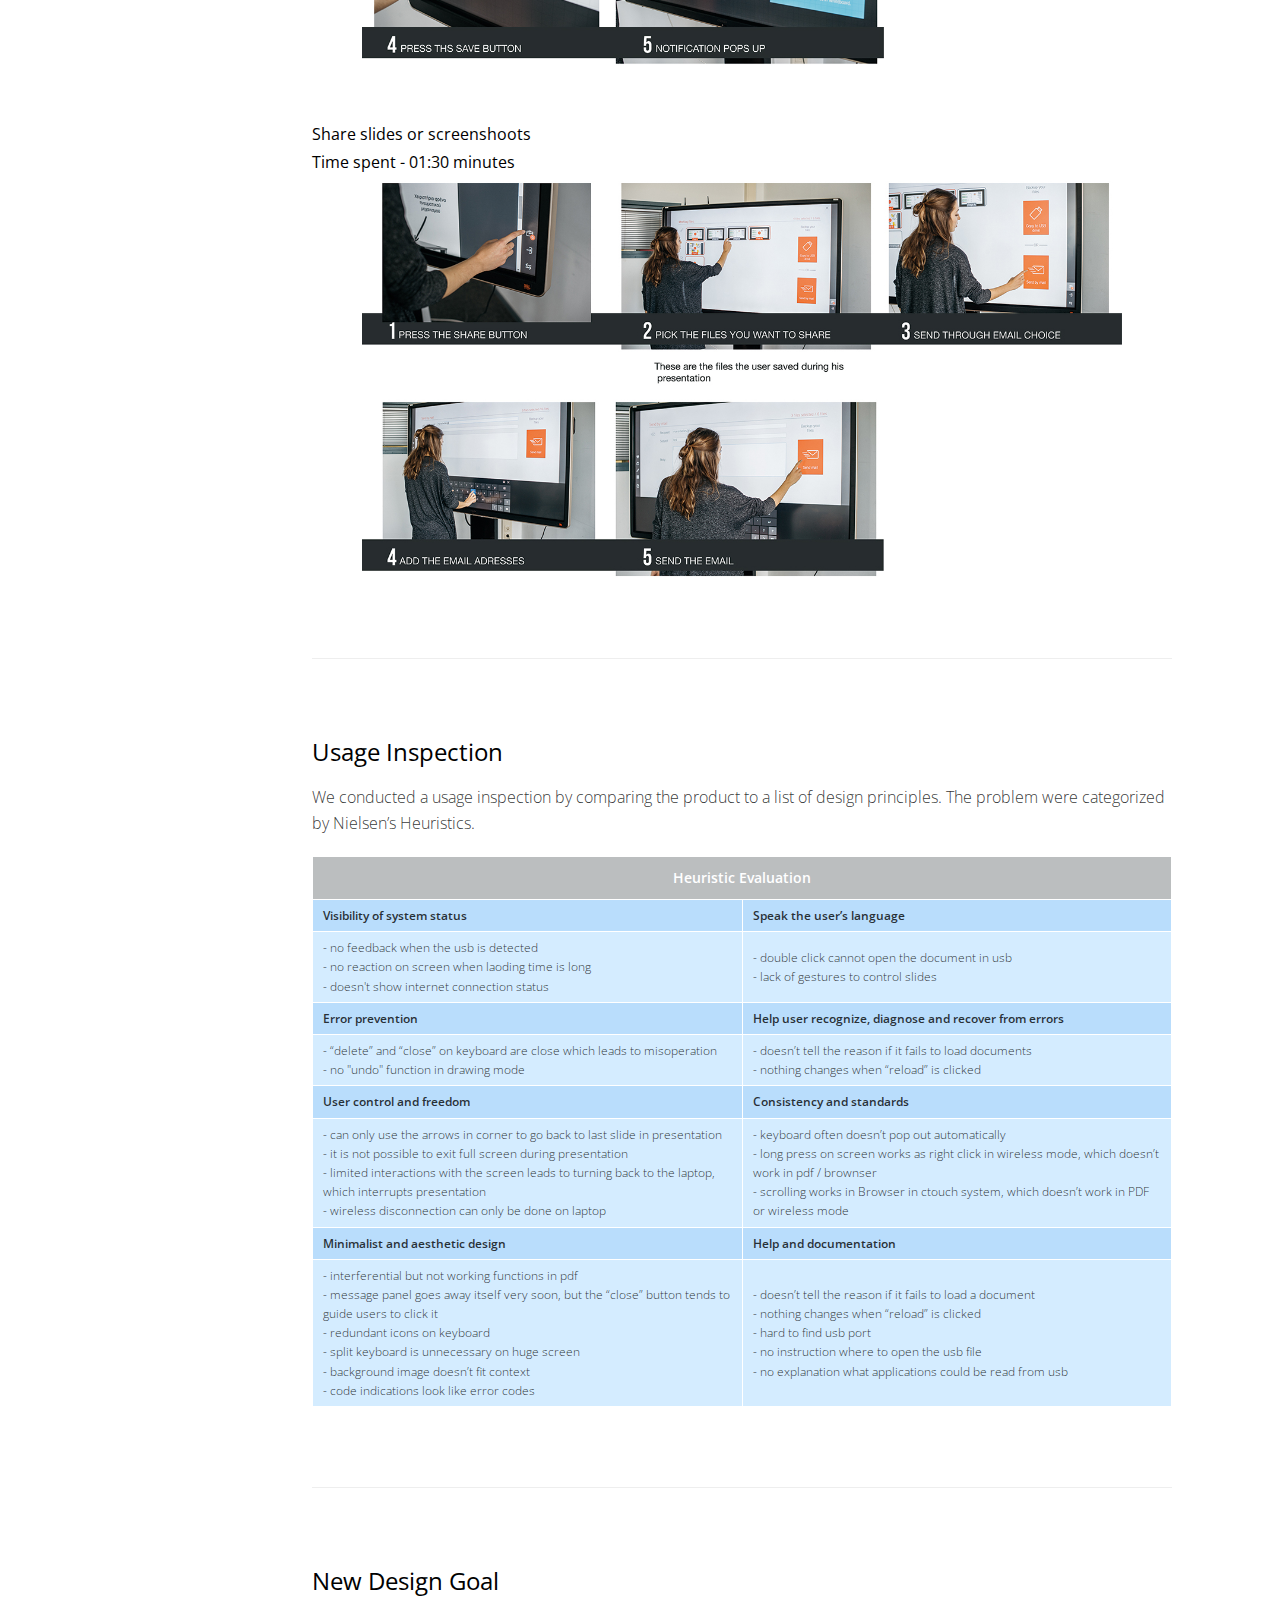
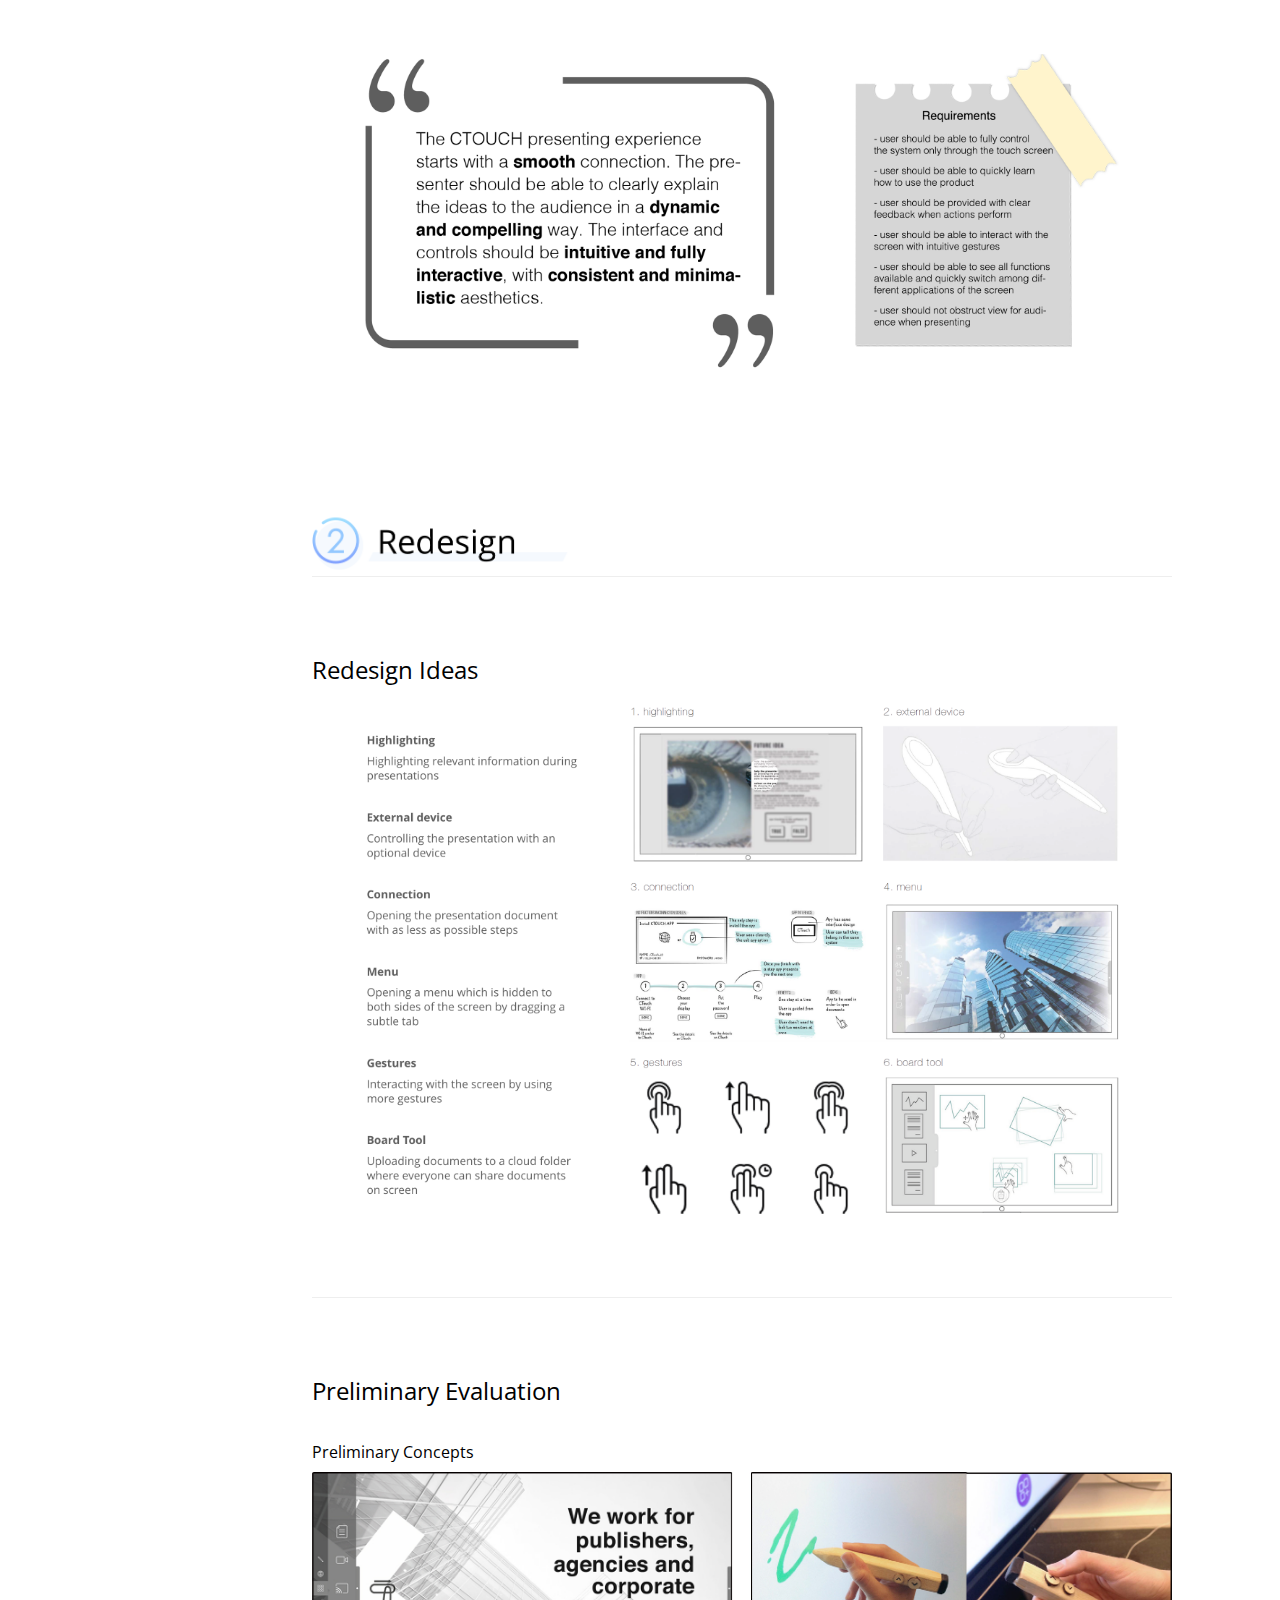
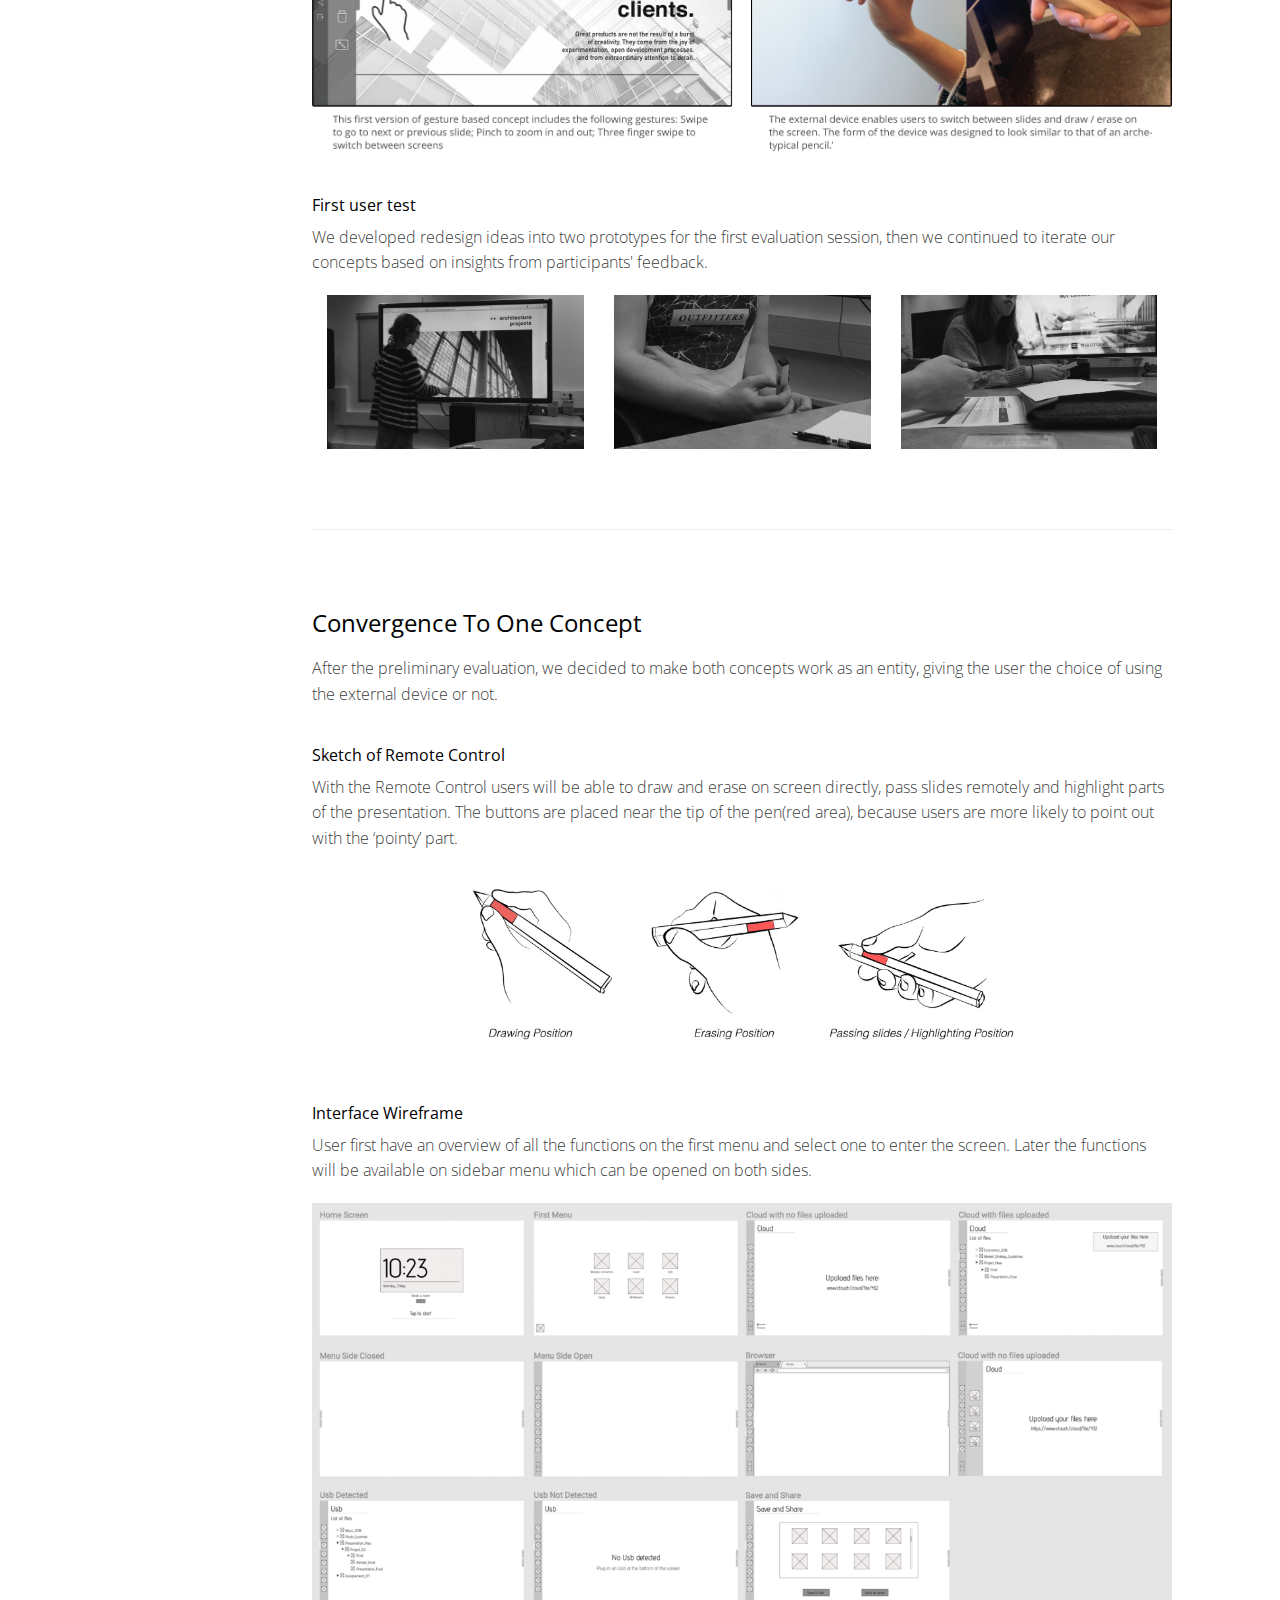
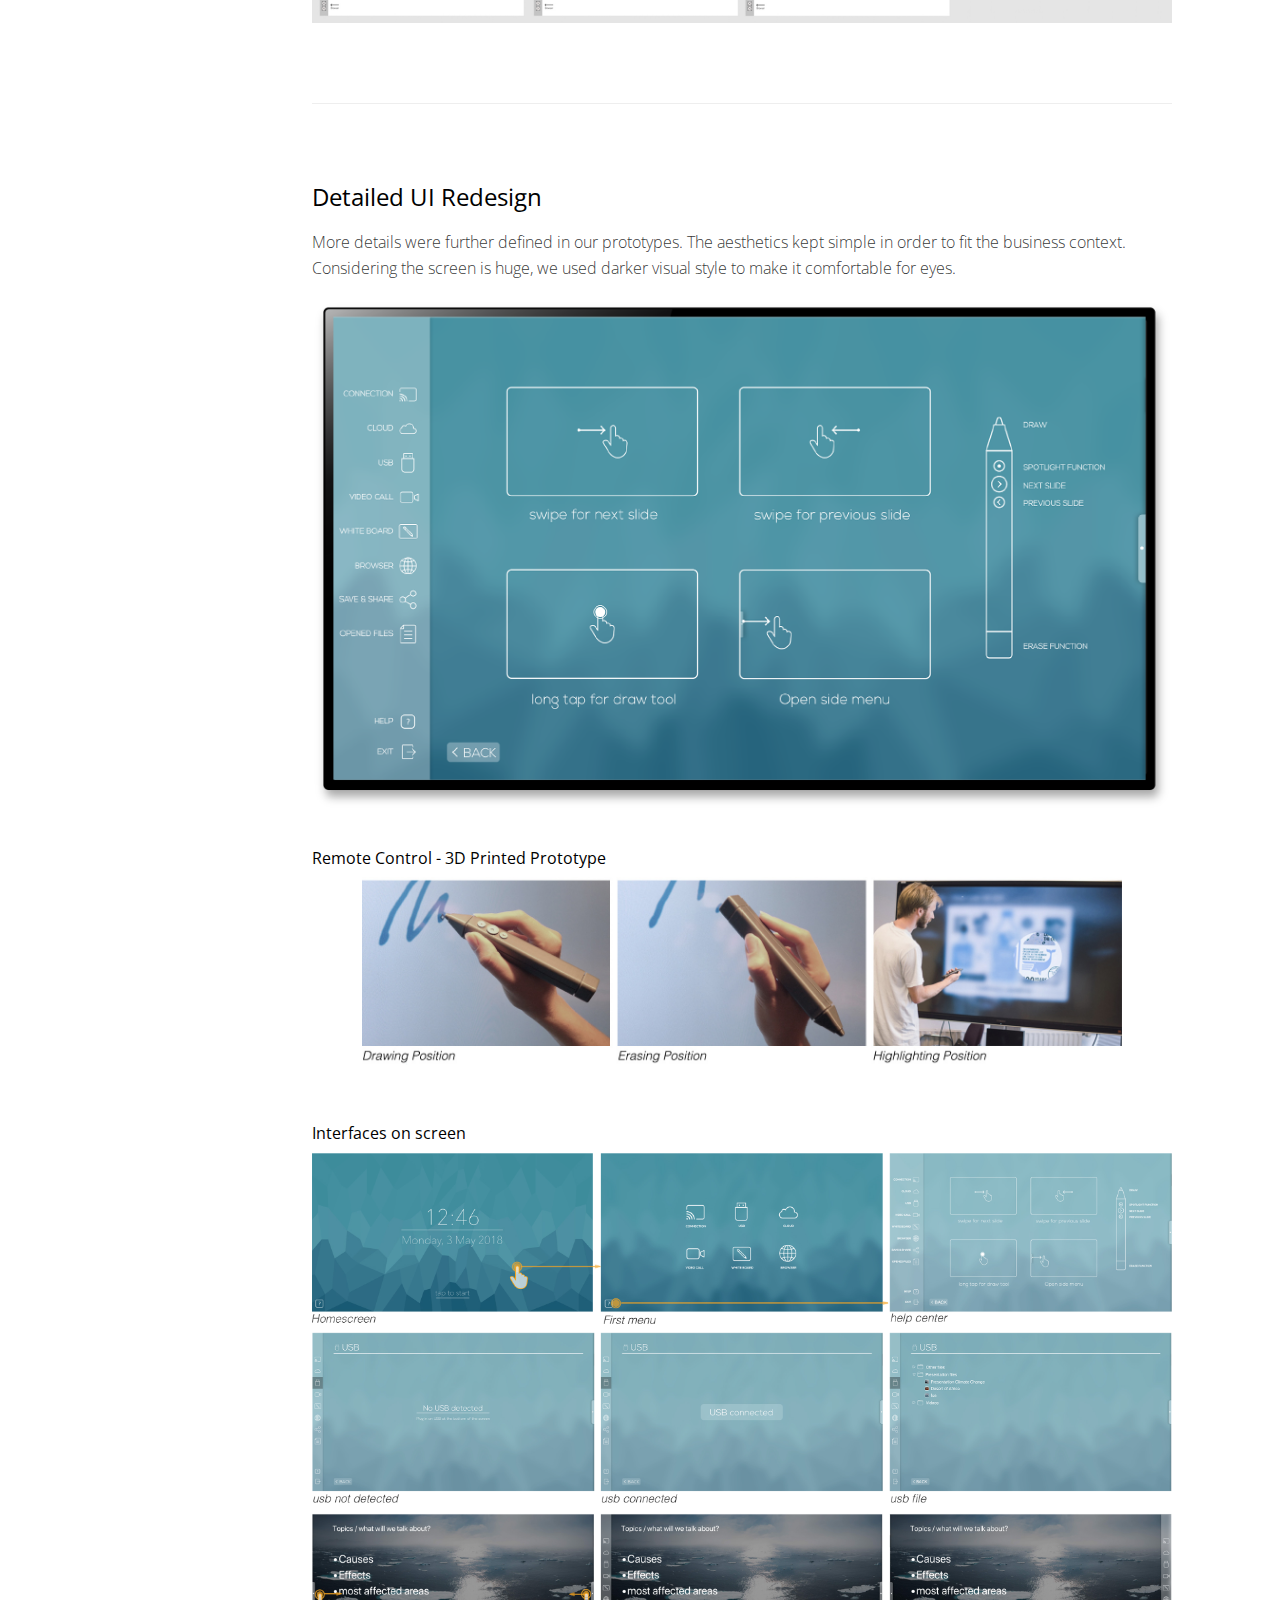
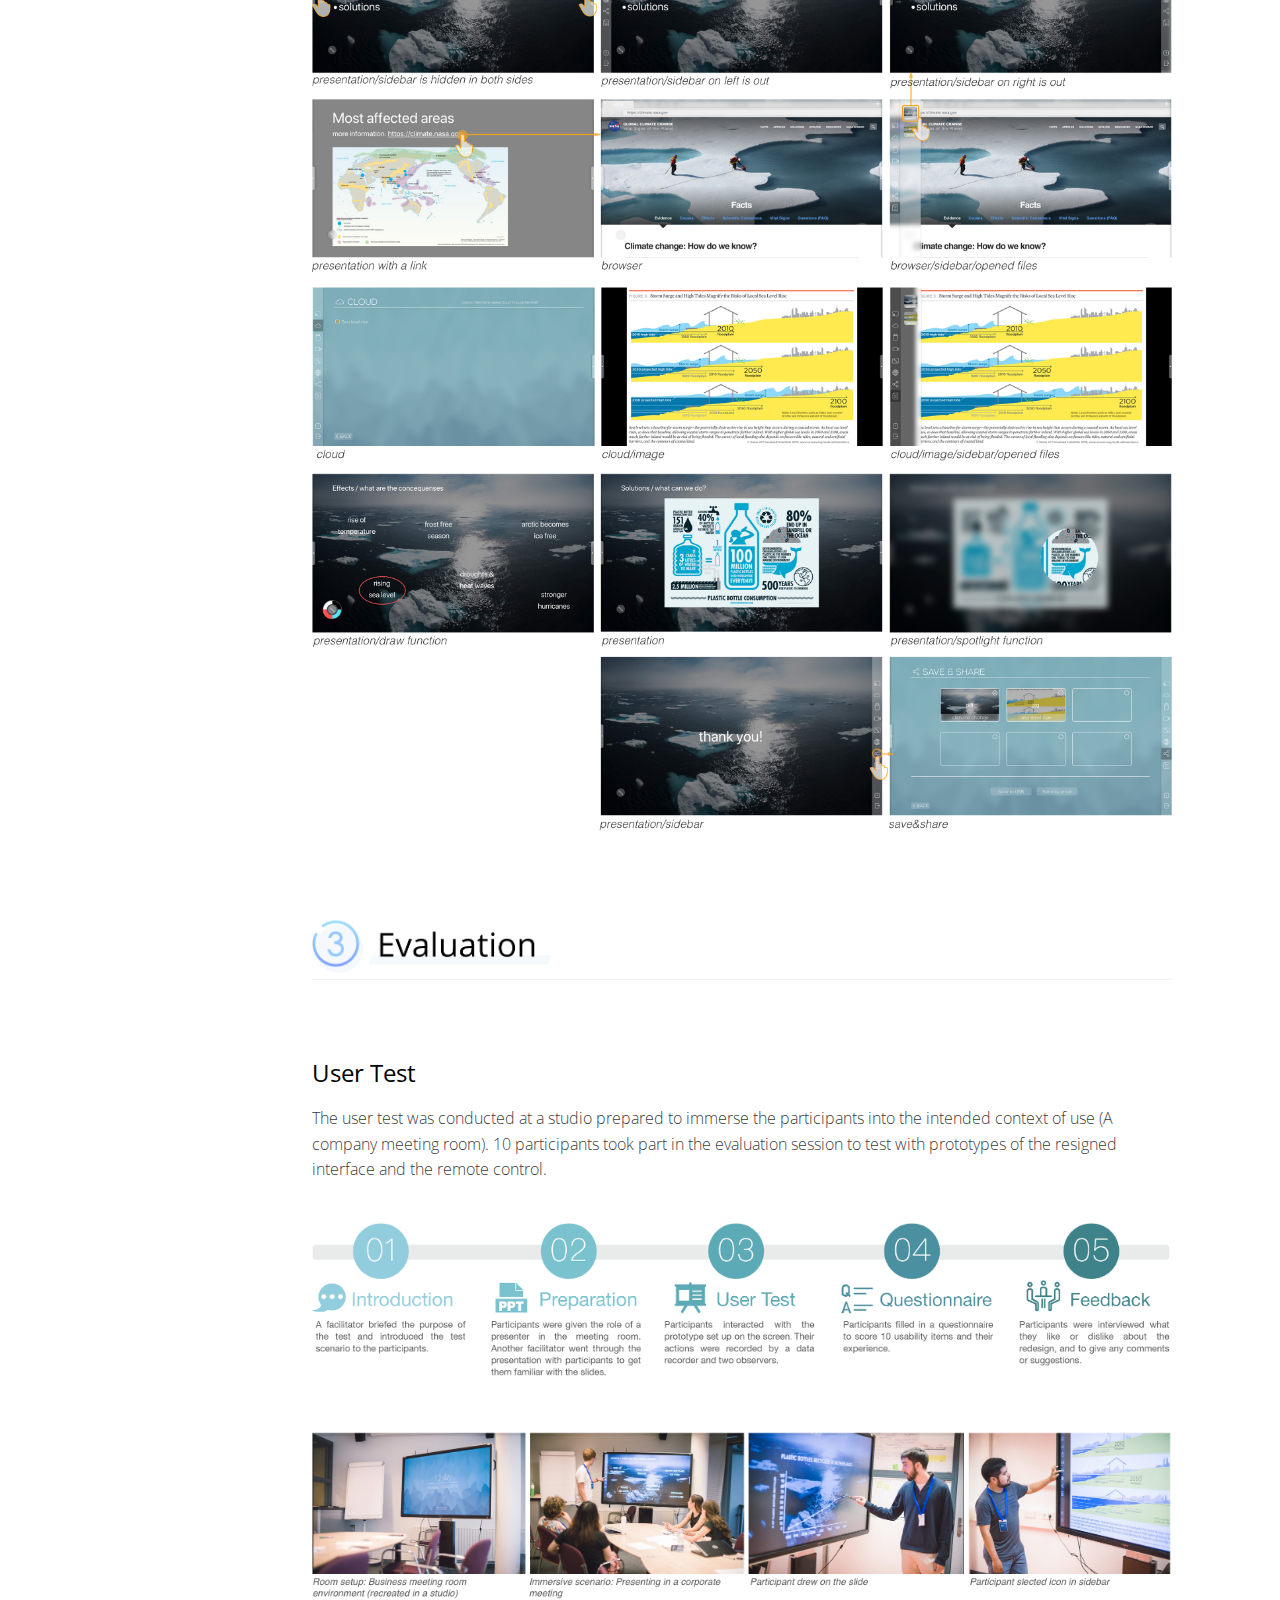
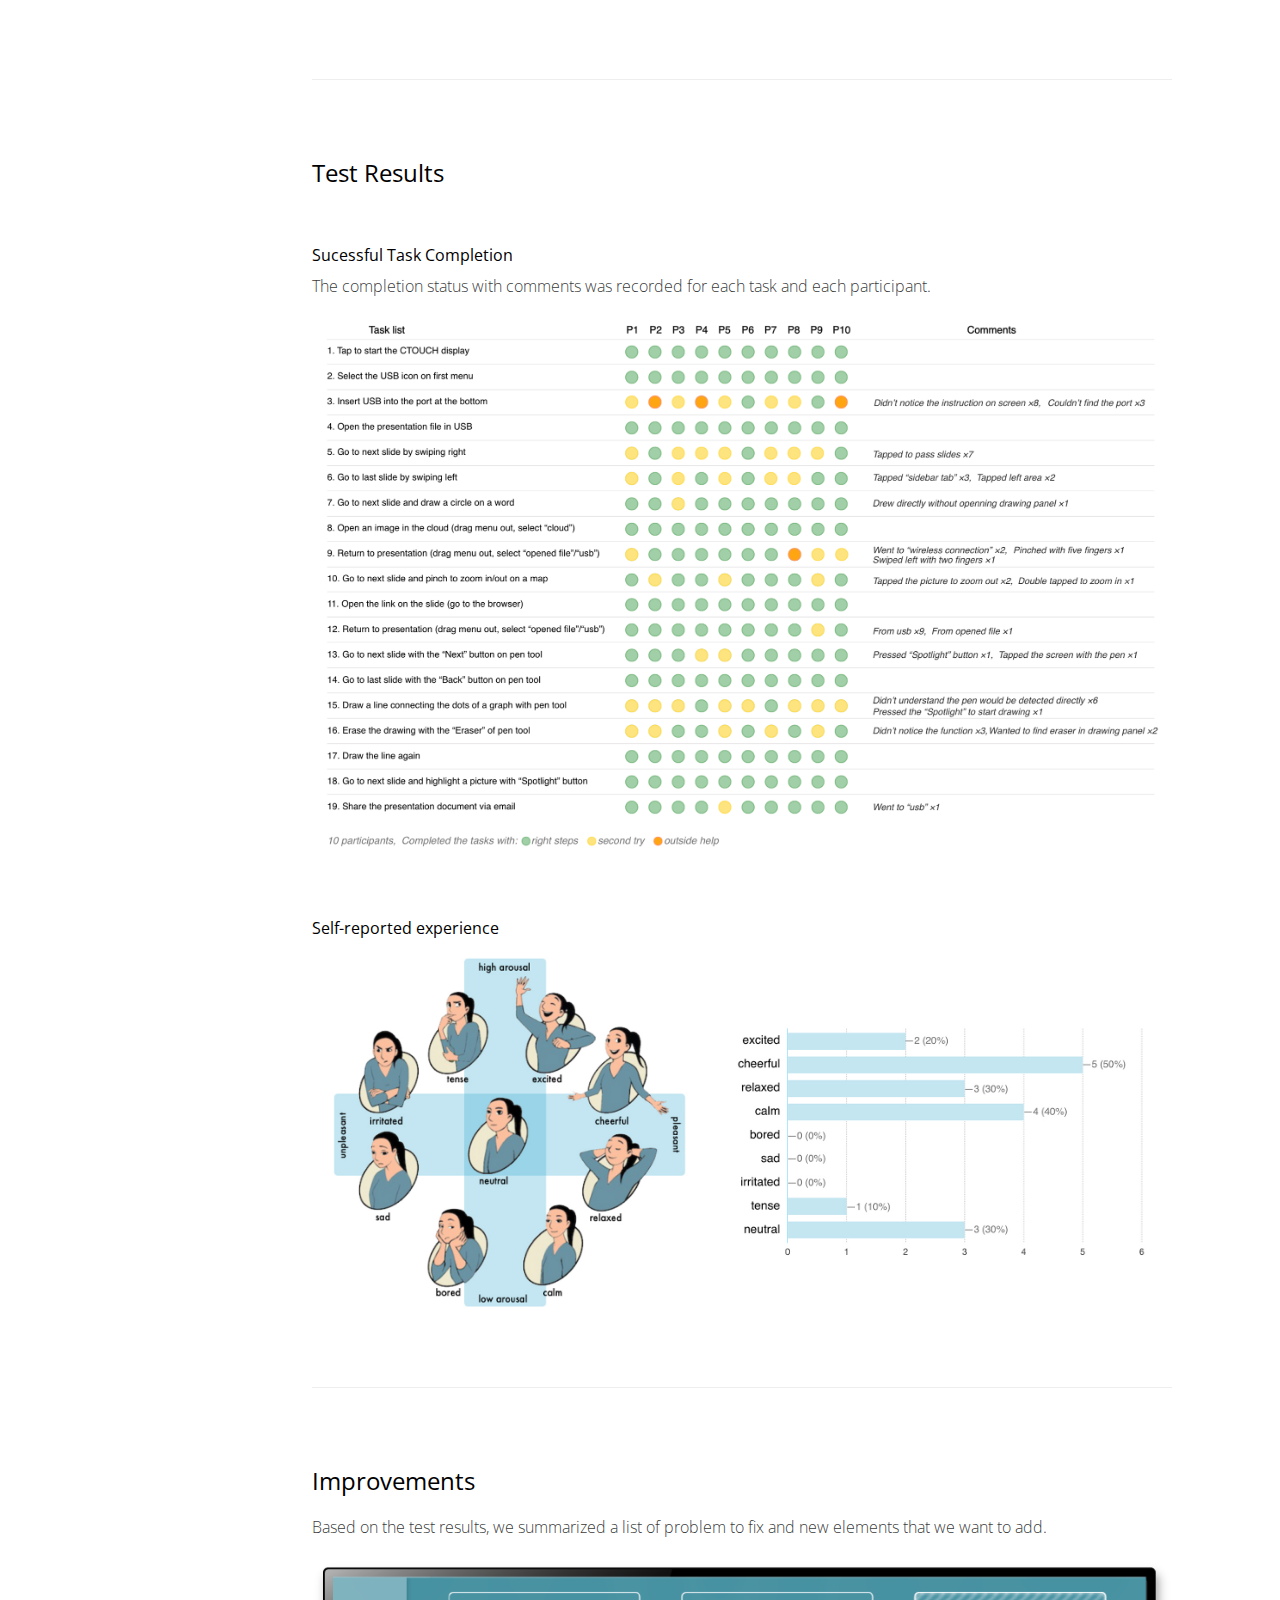
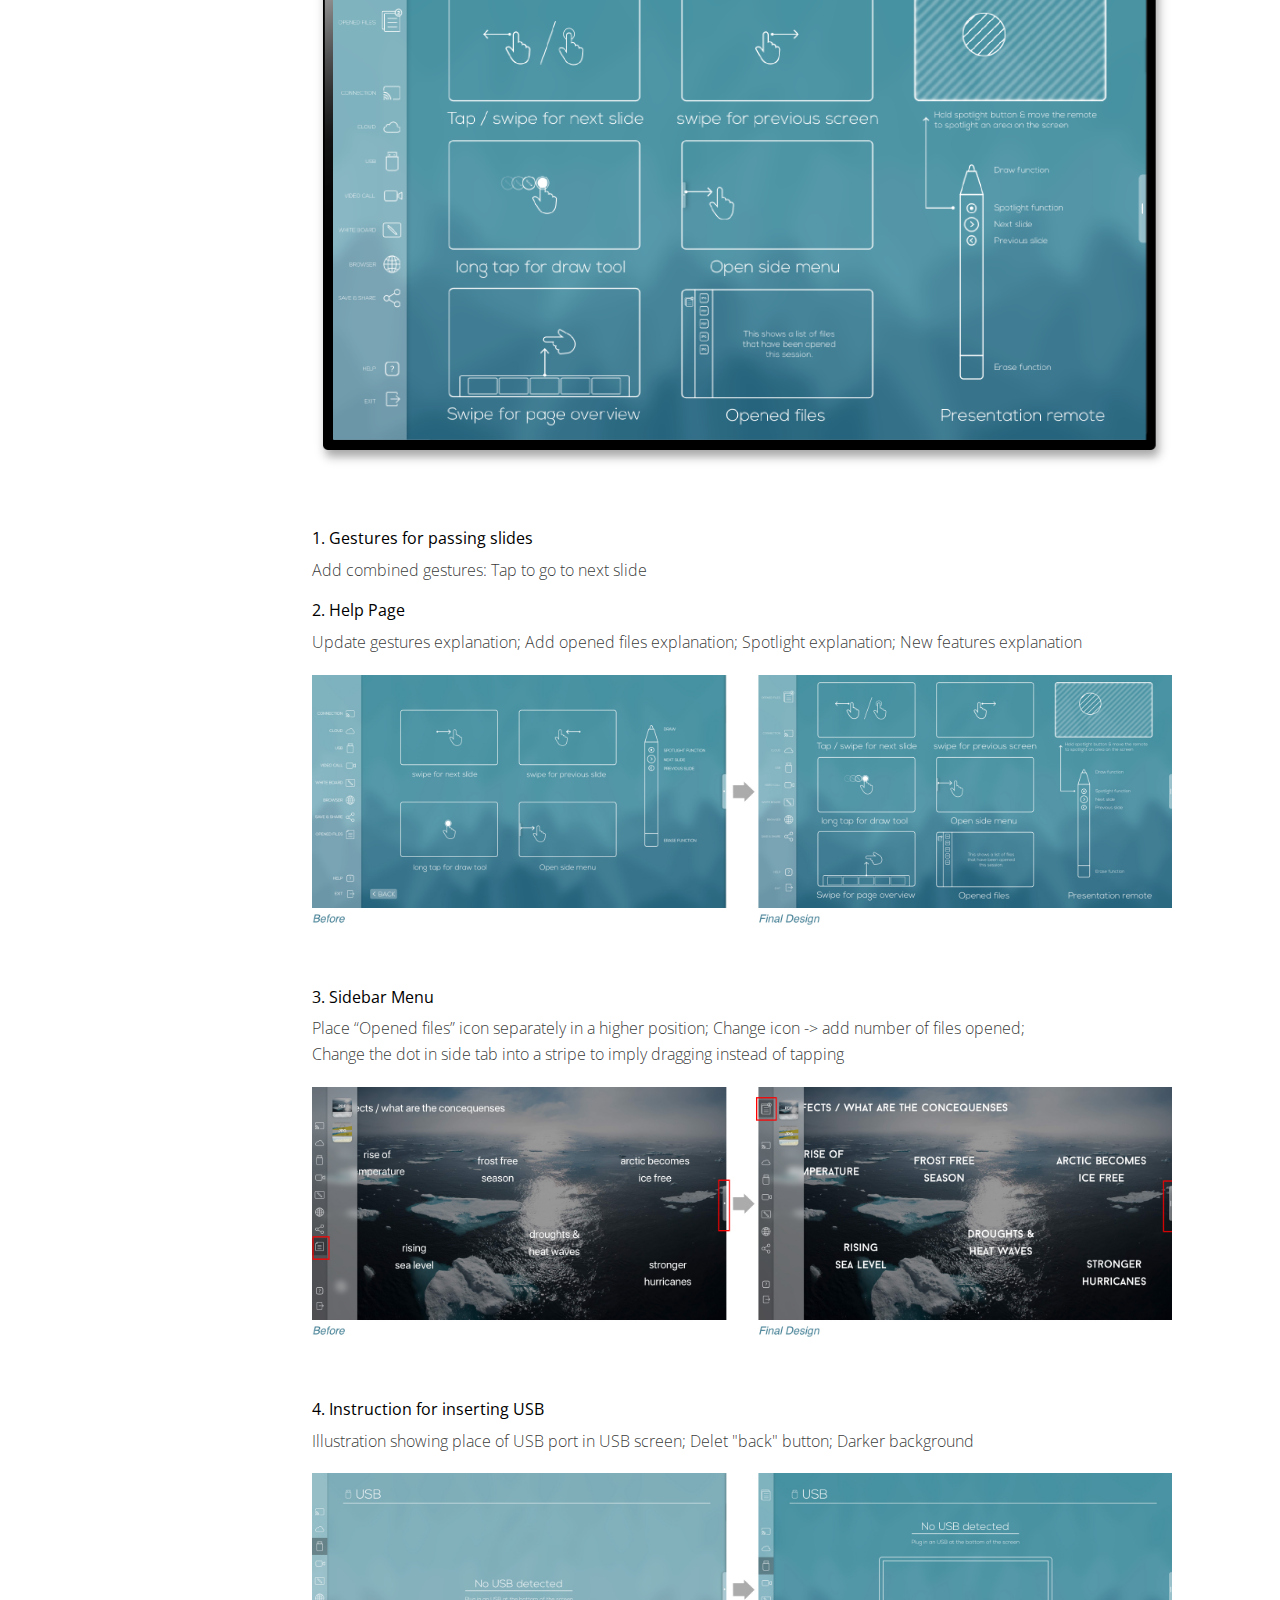
<file: w3present.html>
<!DOCTYPE html>
<!--[if lt IE 7]>      <html class="no-js lt-ie9 lt-ie8 lt-ie7"> <![endif]-->
<!--[if IE 7]>         <html class="no-js lt-ie9 lt-ie8"> <![endif]-->
<!--[if IE 8]>         <html class="no-js lt-ie9"> <![endif]-->
<!--[if gt IE 8]><!--> <html class="no-js"> <!--<![endif]-->
<head>
<!-- Global Site Tag (gtag.js) - Google Analytics -->
<script async src="https://www.googletagmanager.com/gtag/js?id=UA-118763324-1"></script>
<script>
  window.dataLayer = window.dataLayer || [];
  function gtag(){dataLayer.push(arguments);}
  gtag('js', new Date());

  gtag('config', 'UA-118763324-1');
</script>
        
	<meta charset="utf-8">
	<meta http-equiv="X-UA-Compatible" content="IE=edge">
	<title>Jun Portfolio</title>
	<meta name="viewport" content="width=device-width, initial-scale=1">

 

<!-- Place favicon.ico and apple-touch-icon.png in the root directory -->
	<link rel="shortcut icon" href="favicon.ico">

	<link href='https://fonts.googleapis.com/css?family=Roboto:300,400,600,700,400italic' rel='stylesheet' type='text/css'>
	<link rel="stylesheet"
          href="https://fonts.googleapis.com/css?family=Open Sans:300,400,600,700,400italic">
	
	<!-- Animate.css -->
	<link rel="stylesheet" href="css/animate.css">
	<!-- Icomoon Icon Fonts-->
	<link rel="stylesheet" href="css/icomoon.css">
	<!-- Bootstrap  -->
	<link rel="stylesheet" href="css/bootstrap.css">
	<!-- Owl Carousel -->
	<link rel="stylesheet" href="css/owl.carousel.min.css">
	<link rel="stylesheet" href="css/owl.theme.default.min.css">
	<!-- Theme style  -->
	<link rel="stylesheet" href="css/style.css">

	<!-- Modernizr JS -->
	<script src="js/modernizr-2.6.2.min.js"></script>
	<!-- FOR IE9 below -->
	<!--[if lt IE 9]>
	<script src="js/respond.min.js"></script>
	<![endif]-->

	</head>
	<body>

	<div id="fh5co-page">
		<a href="#" class="js-fh5co-nav-toggle fh5co-nav-toggle"><i></i></a>
		<aside id="fh5co-aside" role="complementary" class="border js-fullheight">

			<div id="project-back"><a href="index.html" class="bttn bttn-primary"> &#60; Back to portfolio</a>
            </div>
            
            <div id="project-title"><h1>The Ominpresent Presenter</h1>
            </div>
            
			<nav id="project-menu" role="navigation">
				<ul>
                    <li><a href="#w3-1"class="p-title">1.DESIGN BRIEF</a></li>
                    <li><a href="#w3-2">Design Theme</a></li>
                    <li><a href="#w3-3">User Personas</a></li>
                    <li><a href="#w3-4">Usage Storyboard</a></li>
                    <li><a href="#w3-5">Usage Inspection</a></li>
                    <li><a href="#w3-6">New Design Goal</a></li>
                    <li><a href="#w3-7"class="p-title">2.REDESIGN</a></li>
                    <li><a href="#w3-8">Redesign Ideas</a></li>
                    <li><a href="#w3-9">Preliminary Evaluation</a></li>
                    <li><a href="#w3-10">Convergence To One Concept</a></li>
                    <li><a href="#w3-11">Detailed UI Redesign</a></li>
                    <li><a href="#w3-12"class="p-title">3.EVALUATION</a></li>
                    <li><a href="#w3-13">User Test</a></li>
                    <li><a href="#w3-14">Test Results</a></li>
                    <li><a href="#w3-15">Improvements</a></li>
                    <li><a href="#w3-16">Video</a></li>
                    
				</ul>
			</nav>		
		</aside>

        
		<div id="fh5co-main">
			<div class="fh5co-narrow-content">
				<div class="row">
                    
					<div class="col-md-12 mar-bot-4" >
						<figure>
							<img src="images/3-0-head.jpg" alt="head3" class="img-responsive center-block">
						</figure>
					</div>
					
					<div class="col-md-12 mar-bot-2">
						<div class="col-md-8 col-md-push-4">
							<h1>The Ominpresent Presenter</h1>
							<p>This project aimed to optimize the interaction and user experience of CTOUCH touchcreen through iterative cycles of usage evaluation and redesign. Our team (5 design students) worked well together by making big decision together and dividing the detailed work effectively. We redesigned the user interface concept and then fine tuned that concept until it is a high quality user interface. </p>
                            
                        </div>

						<div class="col-md-4 col-md-pull-8 fh5co-services">
							<h5>Duration</h5>
							<ul>
								<li>Feb, 2018 – Jun, 2018</li>
							</ul>
                            <div class="col-md-12 mar-bot-2"></div>
                            <h5>Team</h5>
                            <ul>
								<li>Tim Smits, Tim van Dortmont</li>
                                <li>Maria Ntourmetaki, Maira Ribelles</li>
                                <li>Wenjun Zhou</li>
							</ul>
                            <div class="col-md-12 mar-bot-2"></div>
                            <h5>Tools</h5>
                            <ul>
                                <li>Axure, Figma, Sketch</li>
                                <li>Indesign, Photoshop, Illustrator</li>
							</ul>
                            <div class="col-md-12 mar-bot-2"></div>
                            
						</div>
                    </div>
					
                    
                    
              
                    
                    <div class="col-md-12 mar-bot-2">
                     <div class="col-md-12 mar-top-6" >
                        <h5 >Project Process</h5>
                        <img src="images/3-1-process.png" class="img-responsive center-block mar-bot-6">
                        </div></div>
                    
                    <div  id="w3-1" class="col-md-12 mar-top-8" >
                       <img src="images/3-0-t1.png" alt="title1" class="img-responsive title">
                    <hr class="mar-top-0">
                    </div>
                    
                    <div class="col-md-12">
                        <h4 id="w3-2" >Design Theme</h4>
                        <p>The interfaces we redesigned is for a huge touch screen from CTOUCH, a Dutch producer and wholesaler of touch sensitive interactive screens. Our team’s subject is to <span class="p-bold">enhance effective presenting during a meeting for use in companies.</span></p>
                        <img src="images/3-2-description.png" class="img-responsive center-block pad-3">
                    </div>
                    
                     <div class="col-md-12">
                            <hr>
                        <h4 id="w3-3" >User Personas</h4>
                        <p>To get a better view of the user, we created two personas detailing different aspects of the users who will use the product. </p>
                         <img src="images/3-3-persona.jpg" class="img-responsive center-block">
                    </div>
                    
                    
                    <div class="col-md-12">
                            <hr>
                        <h4 id="w3-4" >Usage Storyboard</h4>
                        <p>The following storyboards had been developed to specify how the user interface changes in reaction to users’ actions in the different situations. </p>
                        <h5>Connect your device wirelessly</h5>
                        <h5>Time spent - 02:00 minutes</h5>
                        <img src="images/3-5-1-storyboard.jpg" class="img-responsive center-block pad-2">
                        
                        <h5>Connect USB and find the document</h5>
                        <h5>Time spent - 00:45 minutes</h5>
                        <img src="images/3-5-2-storyboard.jpg" class="img-responsive center-block pad-2">
                        
                        <h5>Drawing on the screen</h5>
                        <h5>Time spent - relative</h5>
                        <img src="images/3-5-3-storyboard.jpg" class="img-responsive center-block pad-2">
                        
                        <h5>Take a screenshoot</h5>
                        <h5>Time spent - 00:15 minutes</h5>
                        <img src="images/3-5-4-storyboard.jpg" class="img-responsive center-block pad-2">
                        
                        <h5>Share slides or screenshoots</h5>
                        <h5>Time spent - 01:30 minutes</h5>
                        <img src="images/3-5-5-storyboard.jpg" class="img-responsive center-block pad-3"></div>
                    
                     <div class="col-md-12">
                            <hr>
                        <h4 id="w3-5" >Usage Inspection</h4>
                         <p>We conducted a usage inspection by comparing the product to a list of design principles. The problem were categorized by Nielsen’s Heuristics.</p></div>
                         
                        <div class="col-md-12">
                              <table id= "table-inspection">
                        <tr class= "p0">
                            <td colspan="2">Heuristic Evaluation</td></tr>
                        <tr class= "p1">
                        <tr class= "p1"><td>Visibility of system status</td><td>Speak the user’s language</td></tr>
                        <tr class= "p2">
                            <td>- no feedback when the usb is detected<br>- no reaction on screen when laoding time is long<br>- doesn't show internet connection status</td>
                            <td>- double click cannot open the document in usb<br>- lack of gestures to control slides</td></tr>
                        <tr class= "p1"><td>Error prevention</td><td>Help user recognize, diagnose and recover from errors</td></tr>
                        <tr class= "p2">
                            <td>- “delete” and “close” on keyboard are close which leads to misoperation<br>- no "undo" function in drawing mode</td>
                            <td>- doesn’t tell the reason if it fails to load documents<br>- nothing changes when “reload” is clicked</td></tr>
                        <tr class= "p1"><td>User control and freedom</td><td>Consistency and standards</tr>
                        <tr class= "p2">
                            <td>- can only use the arrows in corner to go back to last slide in presentation<br>- it is not possible to exit full screen during presentation<br>- limited interactions with the screen leads to turning back to the laptop, which interrupts presentation<br>- wireless disconnection can only be done on laptop</td>
                            <td>- keyboard often doesn’t pop out automatically<br>- long press on screen works as right click in wireless mode, which doesn’t work in pdf / brownser <br>- scrolling works in Browser in ctouch system, which doesn’t work in PDF or wireless mode</td></tr>
                        <tr class= "p1"><td>Minimalist and aesthetic design</td><td>Help and documentation</td></tr>
                        <tr class= "p2">
                            <td>- interferential but not working functions in pdf<br>- message panel goes away itself very soon, but the “close” button tends to guide users to click it <br>- redundant icons on keyboard <br>- split keyboard is unnecessary on huge screen<br>- background image doesn’t fit context<br>- code indications look like error codes</td>
                            <td>- doesn’t tell the reason if it fails to load a document<br>- nothing changes when “reload” is clicked<br>- hard to find usb port <br>- no instruction where to open the usb file<br>- no explanation what applications could be read from usb</tr>                   
                        </table></div>
                               


                         
                          <div class="col-md-12 mar-bot-2">
                            <hr>
                        <h4 id="w3-6" >New Design Goal</h4>
                             <div class="col-md-12 pad-3 mar-top-4">
                              <img src="images/3-6-goal.png" class="img-responsive center-block">
                              </div></div>
                               
                     <div id="w3-7" class="col-md-12 mar-top-12" >
                       <img src="images/3-0-t2.png" alt="title1" class="img-responsive title">
                    <hr class="mar-top-0">
                    </div>             
                                               
                        <div class="col-md-12">
                            <h4 id="w3-8" >Redesign Ideas</h4>
                            <img src="images/3-7-1-exploration.png" class="img-responsive center-block pad-3">                        
                        </div>
                    
                                            
                        <div class="col-md-12">
                            <hr>
                            <h4 id="w3-9" >Preliminary Evaluation</h4>
                            <h5 class="mar-top-4">Preliminary Concepts</h5>
                            <img src="images/3-7-2-exploration.jpg" class="img-responsive center-block">
                            <h5 class="mar-top-4">First user test</h5>
                    <p>We developed redesign ideas into two prototypes for the first evaluation session, then we continued to iterate our concepts based on insights from participants' feedback.</p></div>
                       
                       <div class="col-md-12">
                            <div class="col-md-4">    
                            <img src="images/3-8-1.jpg" class="img-responsive center-block"></div>
                            <div class="col-md-4">    
                            <img src="images/3-8-2.jpg" class="img-responsive center-block"></div>
                           <div class="col-md-4">    
                            <img src="images/3-8-3.jpg" class="img-responsive center-block"></div>
                       </div>
                    
                
                
                        
                       <div class="col-md-12">
                            <hr>
                            <h4 id="w3-10" >Convergence To One Concept</h4>
                           <p>After the preliminary evaluation, we decided to make both concepts work as an entity, giving the user the choice of using the external device or not.</p>
                           <h5 class="mar-top-4">Sketch of Remote Control </h5>
                           <p>With the Remote Control users will be able to draw and erase on screen directly, pass slides
remotely and highlight parts of the presentation. The buttons are placed near the tip of the pen(red area), because users are more likely to point out with the ‘pointy’ part.</p>
                           <div class="col-md-8 col-md-offset-2 mar-bot-4"><img src="images/3-9-1-proposal.jpg" class="img-responsive center-block"></div></div>
                      <div class="col-md-12">
                            <h5 class="mar-top-2">Interface Wireframe</h5>
                          <p>User first have an overview of all the functions on the first menu and select one to enter the screen. Later the functions will be available on sidebar menu which can be opened on both sides.</p>
                           <img src="images/3-9-2-proposal.jpg" class="img-responsive center-block">
                        </div> 
                    
                    <div class="col-md-12">
                            <hr>
                            <h4 id="w3-11" >Detailed UI Redesign</h4>
                        <p>More details were further defined in our prototypes. The aesthetics kept simple in order to fit the business context. Considering the screen is huge, we used darker visual style to make it comfortable for eyes.</p>
                           <img src="images/3-10-2-prototype.png" class="img-responsive center-block">
                        <h5 class="mar-top-4">Remote Control  - 3D Printed Prototype</h5>
                           <img src="images/3-10-1-prototype.jpg" class="img-responsive center-block pad-2">
                        <h5>Interfaces on screen </h5>
                        <img src="images/3-10-3-prototype.jpg" class="img-responsive center-block">
                        <img src="images/3-10-4-prototype.jpg" class="img-responsive center-block">
                        <img src="images/3-10-5-prototype.jpg" class="img-responsive center-block">
                    </div> 
                    
                    
                     <div  id="w3-12"class="col-md-12 mar-top-8" >
                       <img src="images/3-0-t3.png" alt="title1" class="img-responsive title">
                    <hr class="mar-top-0">
                    </div>  
       
                    <div class="col-md-12">
                        <h4 id="w3-13" >User Test</h4>
                        <p>The user test was conducted at a studio prepared to immerse the participants into the intended context of use (A company meeting room). 10 participants took part in the evaluation session to test with prototypes of the resigned interface and the remote control.</p>
                        <img src="images/3-11-1-test.png" class="img-responsive center-block mar-top-4">
                        <img src="images/3-11-2-test.jpg" class="img-responsive center-block mar-top-4">
                </div>
                        
                    <div class="col-md-12">
                            <hr>
                    <h4 id="w3-14" >Test Results</h4>
                    <h5 class="mar-top-6 ">Sucessful Task Completion</h5>
                        <p>The completion status with comments was recorded for each task and each participant.</p>
                    <img src="images/3-12-1-evaluation.png" class="img-responsive center-block">
                    <h5 class="mar-top-6 mar-bot-2">Self-reported experience</h5>
                     <img src="images/3-12-2-evaluation.jpg" class="img-responsive center-block">
                    </div>
                    

                    <div class="col-md-12">
                            <hr>
                    <h4 id="w3-15" >Improvements</h4>
                        <p>Based on the test results, we summarized a list of problem to fix and new elements that we want to add.</p>
                        <img src="images/3-13-0-improvement.png" class="img-responsive center-bloc mar-top-2">
                    <h5 class="mar-top-6 ">1. Gestures for passing slides</h5>
                    <p>Add combined gestures: Tap to go to next slide</p>
                    <h5>2. Help Page</h5>
                    <p>Update gestures explanation; Add opened files explanation; Spotlight explanation; New features explanation</p>
                    <img src="images/3-13-1-improvement.jpg" class="img-responsive center-block">
                    <h5 class="mar-top-6 ">3. Sidebar Menu</h5>
                    <p>Place “Opened files” icon separately in a higher position; Change icon -> add number of files opened;<br>Change the dot in side tab into a stripe to imply dragging instead of tapping</p>   
                    <img src="images/3-13-2-improvement.jpg" class="img-responsive center-block">
                    <h5 class="mar-top-6 ">4. Instruction for inserting USB</h5>
                    <p>Illustration showing place of USB port in USB screen; Delet "back" button; Darker background</p>
                    <img src="images/3-13-3-improvement.jpg" class="img-responsive center-block">
                    <h5 class="mar-top-6 ">5. Page overview in presentation mode</h5>
                    <p>Add feature: Swipe up from the bottom to navigate through slides.</p>
                    <img src="images/3-13-4-improvement.jpg" class="img-responsive center-block">
                    <h5 class="mar-top-6 ">6. Exit button warning about exit</h5>
                    <p>Add exit warning to avoid accidental exit and to inform that all the content created in that meeting will be deleted.</p>
                    <img src="images/3-13-5-improvement.jpg" class="img-responsive center-block">
                    </div>
                    
                    <div class="col-md-12" >
                    <hr>
                    <h4  id="w3-16" class="mar-top-4">Video</h4>
                        <a   href="https://v.youku.com/v_show/id_XMzcxMTI2MDY3Mg==.html?spm=a2h3j.8428770.3416059.1">Video Link</a>
                         <embed src='http://player.youku.com/player.php/sid/XMzcxMTI2MDY3Mg==/v.swf' class="center-block" allowFullScreen='true' quality='high' width='480' height='400' align='middle' allowScriptAccess='always' type='application/x-shockwave-flash'></embed>
                    <hr>
                    </div>
                    
                    
               <div class="col-md-12 mar-top-8 mar-bot-8" >
                  
                   <h5>Thanks for watching! But wait, there's more...</h5>
                     <div class="w-2">
						<div class="hovereffect2">
                            <a href="w1laundry.html">
                            <img class="img-responsive" src="images/work-1.jpg" alt="work-1">
                            <div class="overlay">
                            <h2>College Laundrymate</h2>
                            <p class="mar-top-1">APP interface design</p>
                            </div></a></div>          </div>                       
                    <div class="w-2">
                        <div class="hovereffect2">
                            <a href="w2medissenger.html">
                            <img class="img-responsive" src="images/work-2.jpg" alt="work-2">
                            <div class="overlay">
                            <h2>Medissenger</h2>
                            <p class="mar-top-1">Internet of things, Animation design</p>
                                </div></a></div></div>                   
                    <div class="w-2">
                        <div class="hovereffect2">
                            <a href="w5preboarding.html">
                            <img class="img-responsive" src="images/work-5.jpg" alt="work-5">
                            <div class="overlay">
                            <h2>Easy Preboarding</h2>
                            <p class="mar-top-1">VR technology</p>
                    </div></a></div></div>                
                  	<div class="w-2">
						<div class="hovereffect2">
                            <a href="w4roadrunner.html">
                            <img class="img-responsive" src="images/work-4.jpg" alt="work-4">
                            <div class="overlay">
                            <h2>Road Runner</h2>
                            <p class="mar-top-1">Design for fun</p>
                            </div></a></div>          
                    </div>
                   <div class="w-2">
						<div class="hovereffect2">
                            <a href="w6itd.html">
                            <img class="img-responsive" src="images/work-6.jpg" alt="work-6">
                            <div class="overlay">
                            <h2>Eviction Portal</h2>
                            <p class="mar-top-1">Interactive technology</p>
                            </div></a></div>          
                    </div>
               </div>

                </div></div></div></div>	

	<!-- jQuery -->
	<script src="js/jquery.min.js"></script>
	<!-- jQuery Easing -->
	<script src="js/jquery.easing.1.3.js"></script>
	<!-- Bootstrap -->
	<script src="js/bootstrap.min.js"></script>
	<!-- Carousel -->
	<script src="js/owl.carousel.min.js"></script>
	<!-- Stellar -->
	<script src="js/jquery.stellar.min.js"></script>
	<!-- Waypoints -->
	<script src="js/jquery.waypoints.min.js"></script>
	<!-- Counters -->
	<script src="js/jquery.countTo.js"></script>
	
	
	<!-- MAIN JS -->
	<script src="js/main.js"></script>

	</body>
</html>
</file>
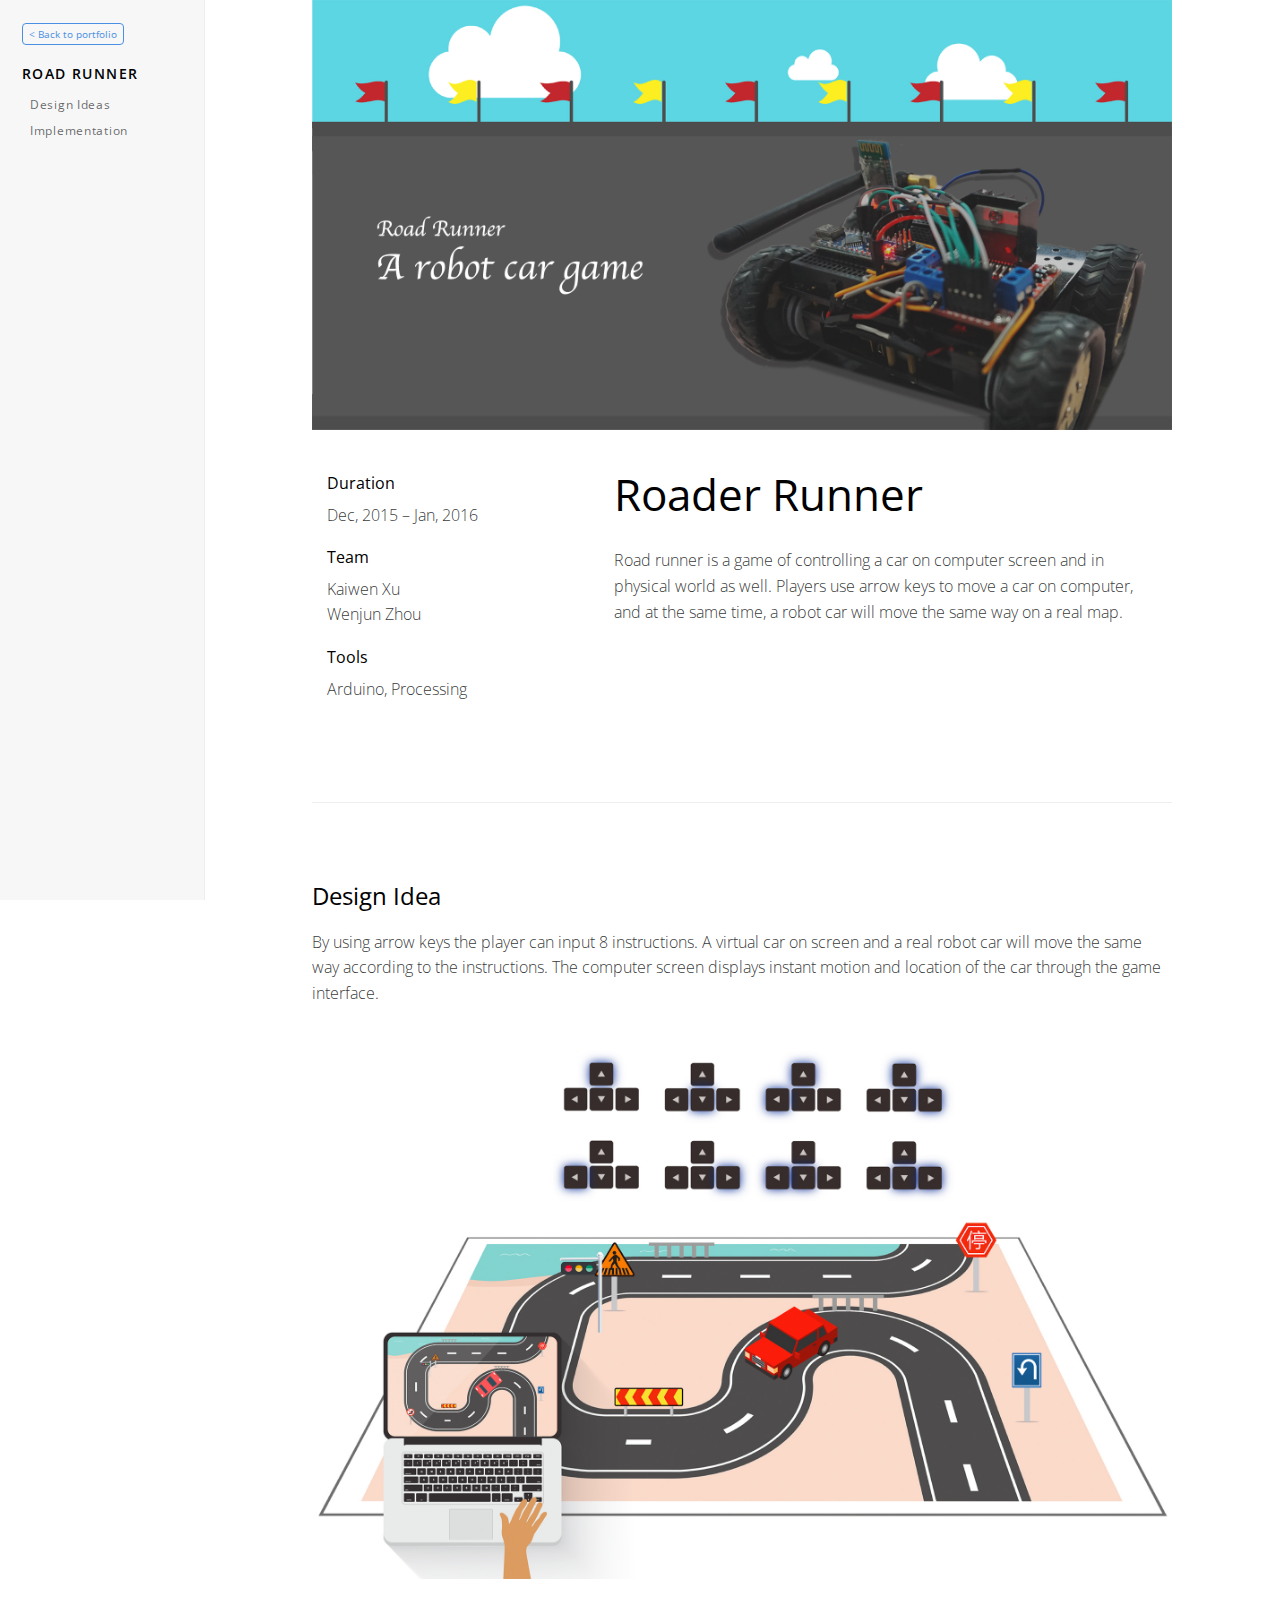
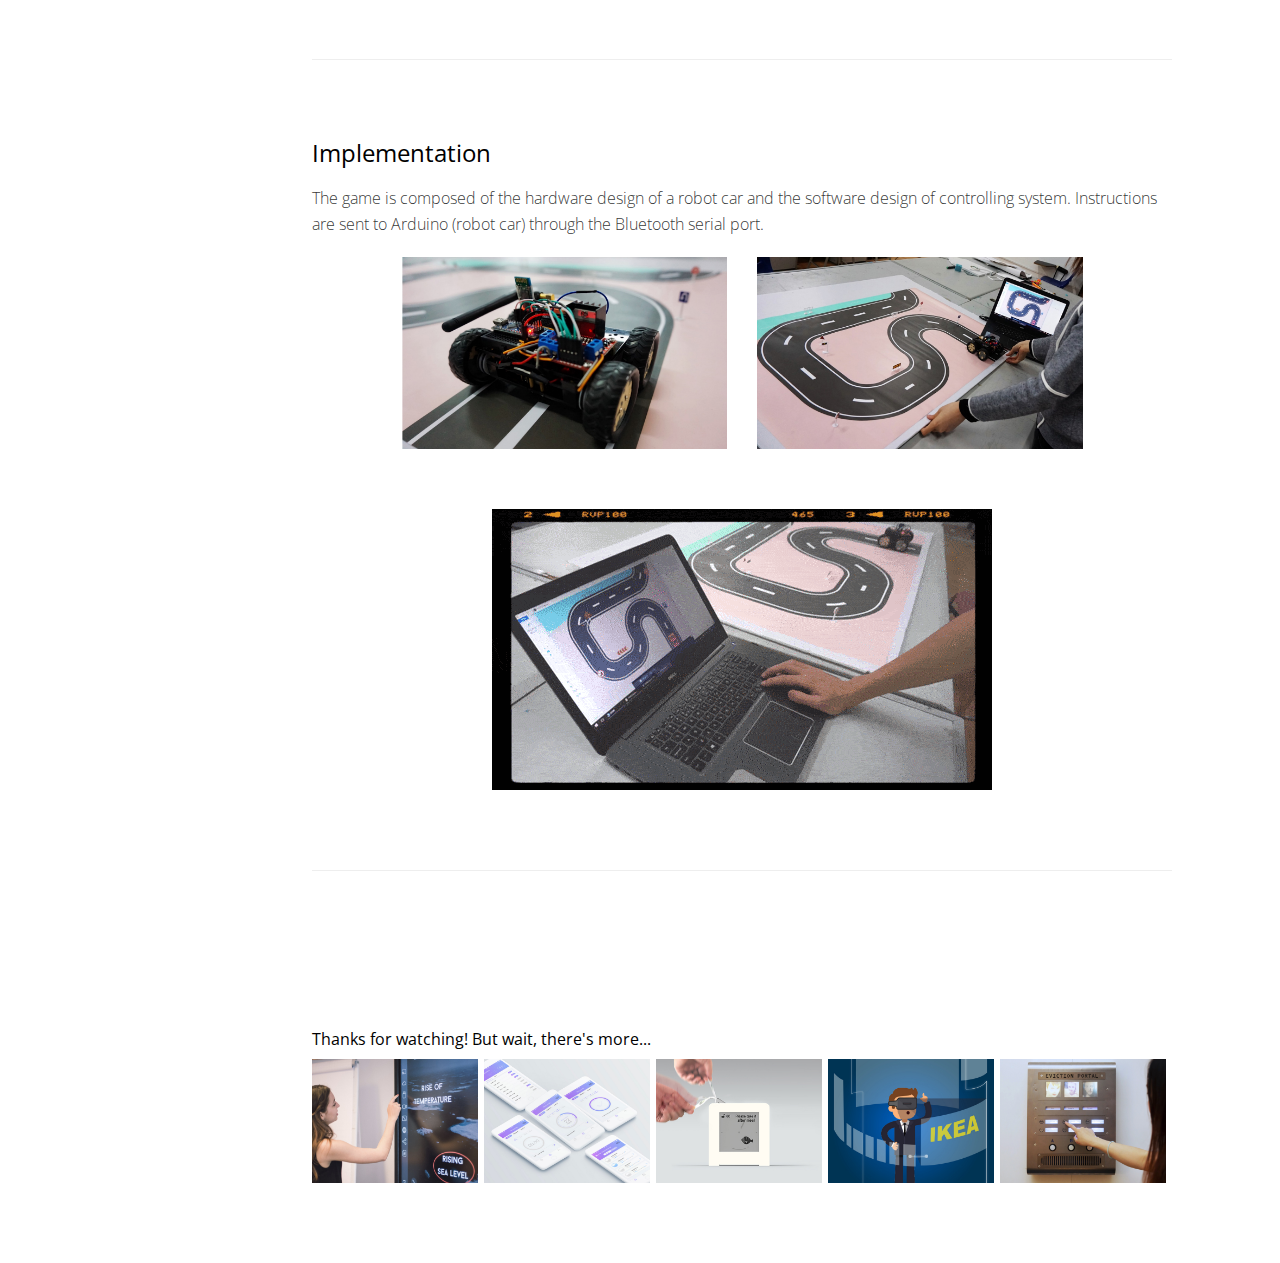
<file: w4roadrunner.html>
<!DOCTYPE html>
<!--[if lt IE 7]>      <html class="no-js lt-ie9 lt-ie8 lt-ie7"> <![endif]-->
<!--[if IE 7]>         <html class="no-js lt-ie9 lt-ie8"> <![endif]-->
<!--[if IE 8]>         <html class="no-js lt-ie9"> <![endif]-->
<!--[if gt IE 8]><!--> <html class="no-js"> <!--<![endif]-->
<head>
<!-- Global Site Tag (gtag.js) - Google Analytics -->
<script async src="https://www.googletagmanager.com/gtag/js?id=UA-118763324-1"></script>
<script>
  window.dataLayer = window.dataLayer || [];
  function gtag(){dataLayer.push(arguments);}
  gtag('js', new Date());

  gtag('config', 'UA-118763324-1');
</script>
        
	<meta charset="utf-8">
	<meta http-equiv="X-UA-Compatible" content="IE=edge">
	<title>Jun Portfolio</title>
	<meta name="viewport" content="width=device-width, initial-scale=1">

 

<!-- Place favicon.ico and apple-touch-icon.png in the root directory -->
	<link rel="shortcut icon" href="favicon.ico">

	<link href='https://fonts.googleapis.com/css?family=Roboto:300,400,600,700,400italic' rel='stylesheet' type='text/css'>
	<link rel="stylesheet"
          href="https://fonts.googleapis.com/css?family=Open Sans:300,400,600,700,400italic">
	
	<!-- Animate.css -->
	<link rel="stylesheet" href="css/animate.css">
	<!-- Icomoon Icon Fonts-->
	<link rel="stylesheet" href="css/icomoon.css">
	<!-- Bootstrap  -->
	<link rel="stylesheet" href="css/bootstrap.css">
	<!-- Owl Carousel -->
	<link rel="stylesheet" href="css/owl.carousel.min.css">
	<link rel="stylesheet" href="css/owl.theme.default.min.css">
	<!-- Theme style  -->
	<link rel="stylesheet" href="css/style.css">

	<!-- Modernizr JS -->
	<script src="js/modernizr-2.6.2.min.js"></script>
	<!-- FOR IE9 below -->
	<!--[if lt IE 9]>
	<script src="js/respond.min.js"></script>
	<![endif]-->

</head>



	<body>

	<div id="fh5co-page">
		<a href="#" class="js-fh5co-nav-toggle fh5co-nav-toggle"><i></i></a>
		<aside id="fh5co-aside" role="complementary" class="border js-fullheight">

			<div id="project-back"><a href="index.html" class="bttn bttn-primary"> &#60; Back to portfolio</a>
            </div>
            
            <div id="project-title"><h1>Road Runner</h1>
            </div>
            
			<nav id="project-menu" role="navigation">
				<ul>
                    <li><a href="#w4-1">Design Ideas</a></li>
                    <li><a href="#w4-2">Implementation</a></li>
				</ul>
			</nav>		
		</aside>

        
		<div id="fh5co-main">
			<div class="fh5co-narrow-content">
				<div class="row">
                    
					<div class="col-md-12 mar-bot-4" >
						<figure>
							<img src="images/4-0-head.jpg" alt="road runner" class="img-responsive center-block">
						</figure>
					</div>
					
					<div class="col-md-12 mar-bot-2">
						<div class="col-md-8 col-md-push-4">
							<h1>Roader Runner</h1>
							<p>Road runner is a game of controlling a car on computer screen and in physical world as well.  Players use arrow keys to move a car on computer, and at the same time, a robot car will move the same way on a real map. </p>
                            
				   </div>


						<div class="col-md-4 col-md-pull-8 fh5co-services">
							<h5>Duration</h5>
							<ul>
								<li>Dec, 2015 – Jan, 2016</li>
							</ul>
                            <div class="col-md-12 mar-bot-2"></div>
                            <h5>Team</h5>
                            <ul>
								<li>Kaiwen Xu</li>
                                <li>Wenjun Zhou</li>
							</ul>
                            <div class="col-md-12 mar-bot-2"></div>
                            <h5>Tools</h5>
                            <ul>
								<li>Arduino, Processing</li>
							</ul>
						</div>
					</div>
                    
                    
                    
                    
                    <div class="col-md-12" >
                        <hr>
                        <h4 id="w4-1" >Design Idea</h4>
                        <p>By using arrow keys the player can input 8 instructions. A virtual car on screen and a real robot car will move the same way according to the instructions. The computer screen displays instant motion and location of the car through the game interface.
</p>
                        <div class="col-md-12 mar-top-2" ></div>
						<img src="images/4-1-map.jpg" alt="map" class="img-responsive center-block">
                    </div>
             
                    
                     <div class="col-md-12" >
                        <hr>
                        <h4 id="w4-2">Implementation</h4>
                         <p>The game is composed of the hardware design of a robot car and the software design of controlling system. Instructions are sent to Arduino (robot car) through the Bluetooth serial port. </p>   </div> 
                         
                     <div class="col-md-10 col-md-offset-1" >
                         <div class="col-md-6" >
                         <img src="images/4-2-car.jpg" alt="movecar" class="img-responsive center-block"></div>
                    <div class="col-md-6">
                         <img src="images/4-3-mapcar.jpg" alt="movecar" class="img-responsive center-block">   </div>                         
                         </div>
                
                    
                    <div class="col-md-12 mar-top-6" >     
                        
                        <img src="images/4-4-movecar.gif" alt="movecar" class="img-responsive center-block">
                        <hr>
                    </div>
                        
			
              <div class="col-md-12 mar-top-8 mar-bot-8" >
                  
                   <h5>Thanks for watching! But wait, there's more...</h5>
                   <div class="w-2">
                        <div class="hovereffect2">
                            <a href="w3present.html">
                            <img class="img-responsive" src="images/work-3.jpg" alt="work-3">
                            <div class="overlay">
                            <h2>The Ominpresent Presenter</h2>
                            <p>Touchscreen interface design</p>
                            </div></a></div>                   
                    </div>               
				
                    
					<div class="w-2">
						<div class="hovereffect2">
                            <a href="w1laundry.html">
                            <img class="img-responsive" src="images/work-1.jpg" alt="work-1">
                            <div class="overlay">
                            <h2>College Laundrymate</h2>
                            <p class="mar-top-1">APP interface design</p>
                            </div></a></div>          
                    </div>
                    
                
                    <div class="w-2">
                        <div class="hovereffect2">
                            <a href="w2medissenger.html">
                            <img class="img-responsive" src="images/work-2.jpg" alt="work-2">
                            <div class="overlay">
                            <h2>Medissenger</h2>
                            <p class="mar-top-1">Internet of things, Animation design</p>
                            </div></a></div>                   
                    </div>
                    
                    <div class="w-2">
                        <div class="hovereffect2">
                            <a href="w5preboarding.html">
                            <img class="img-responsive" src="images/work-5.jpg" alt="work-5">
                            <div class="overlay">
                            <h2>Easy Preboarding</h2>
                            <p class="mar-top-1">VR technology</p>
                    </div></a></div></div>
                  <div class="w-2">
						<div class="hovereffect2">
                            <a href="w6itd.html">
                            <img class="img-responsive" src="images/work-6.jpg" alt="work-6">
                            <div class="overlay">
                            <h2>Eviction Portal</h2>
                            <p class="mar-top-1">Interactive technology</p>
                            </div></a></div>          
                    </div>
               </div>
		
                    
</div></div></div></div>

	<!-- jQuery -->
	<script src="js/jquery.min.js"></script>
	<!-- jQuery Easing -->
	<script src="js/jquery.easing.1.3.js"></script>
	<!-- Bootstrap -->
	<script src="js/bootstrap.min.js"></script>
	<!-- Carousel -->
	<script src="js/owl.carousel.min.js"></script>
	<!-- Stellar -->
	<script src="js/jquery.stellar.min.js"></script>
	<!-- Waypoints -->
	<script src="js/jquery.waypoints.min.js"></script>
	<!-- Counters -->
	<script src="js/jquery.countTo.js"></script>
	
	
	<!-- MAIN JS -->
	<script src="js/main.js"></script>

	</body>
</html>
</file>
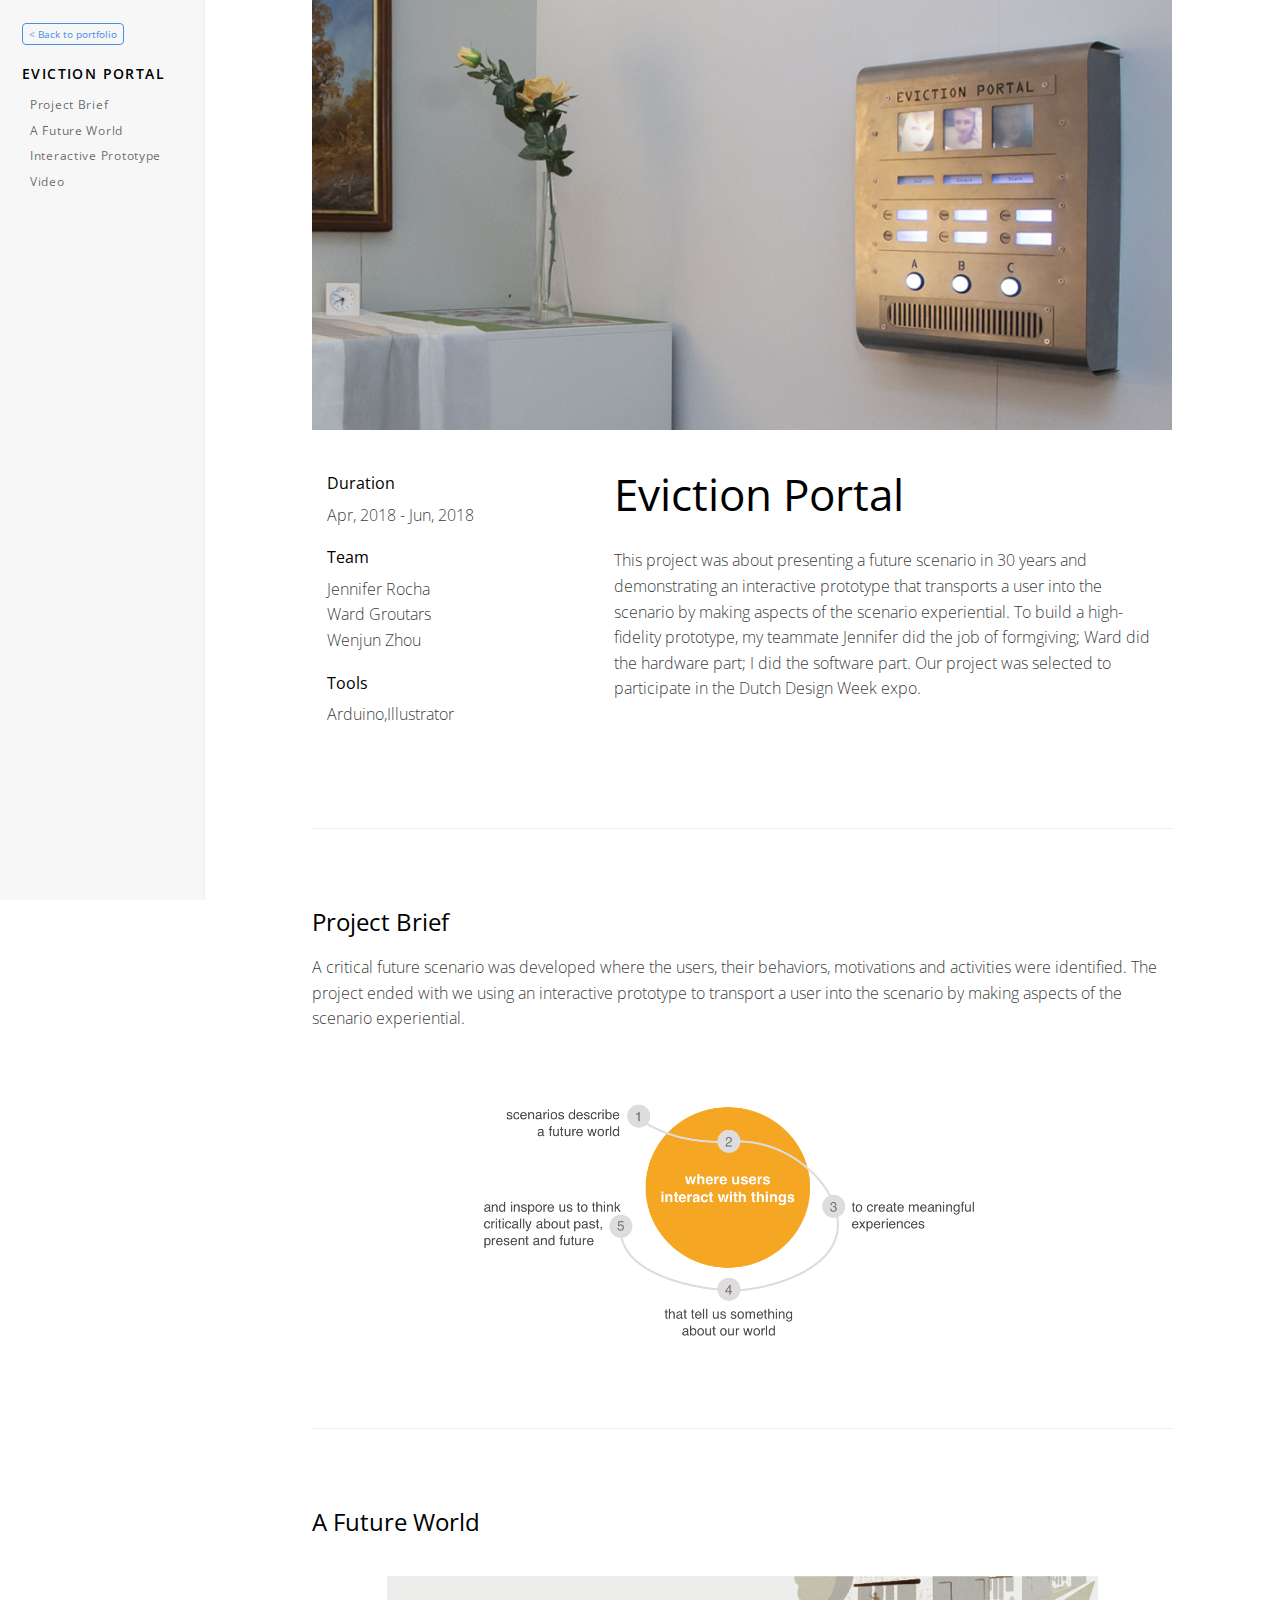
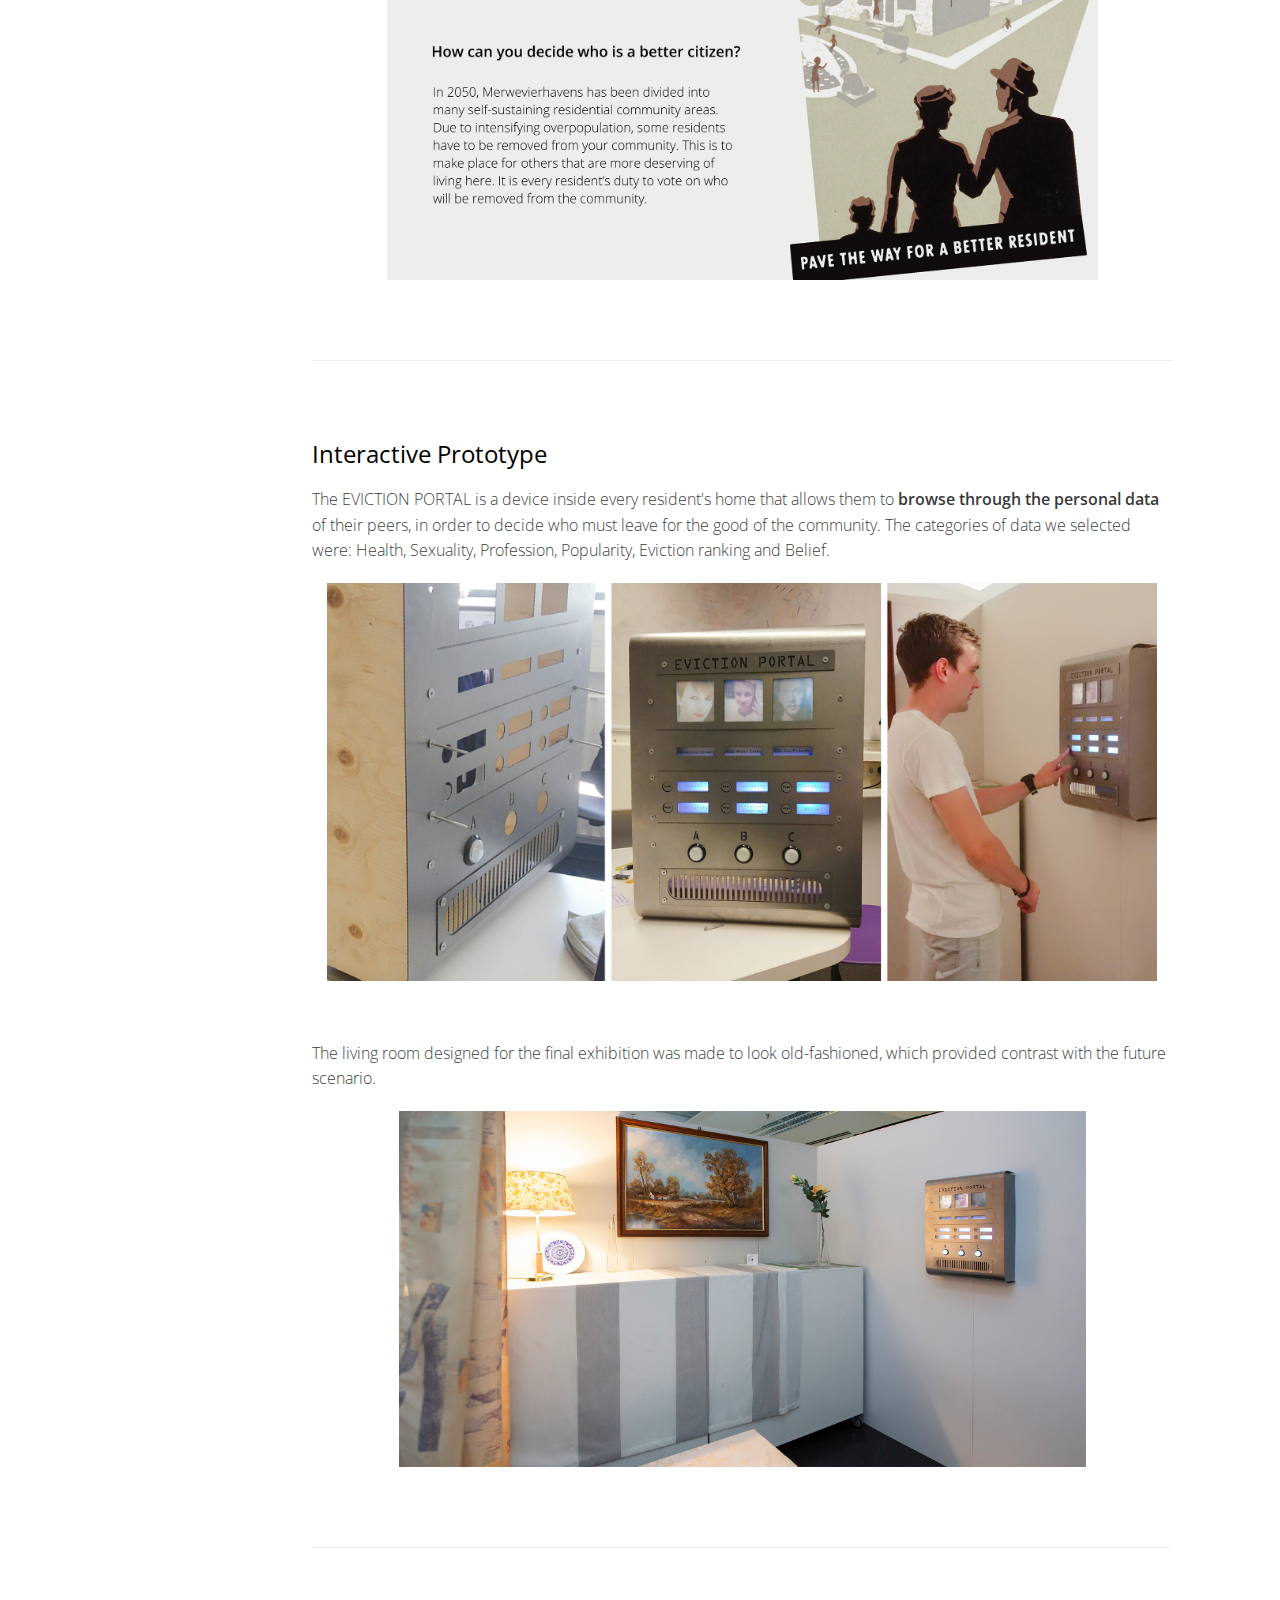
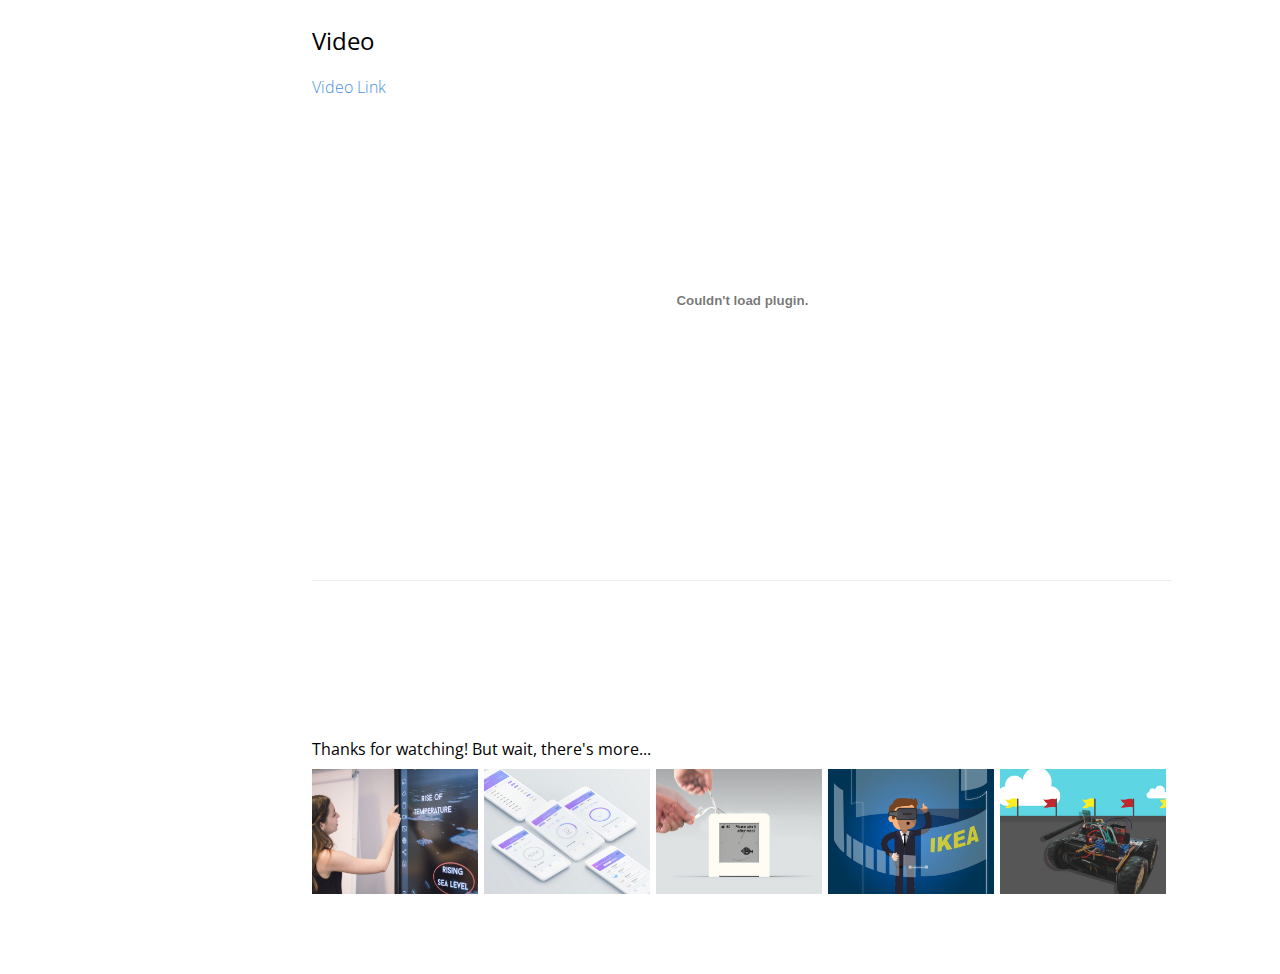
<file: w6itd.html>
<!DOCTYPE html>
<!--[if lt IE 7]>      <html class="no-js lt-ie9 lt-ie8 lt-ie7"> <![endif]-->
<!--[if IE 7]>         <html class="no-js lt-ie9 lt-ie8"> <![endif]-->
<!--[if IE 8]>         <html class="no-js lt-ie9"> <![endif]-->
<!--[if gt IE 8]><!--> <html class="no-js"> <!--<![endif]-->
<head>
<!-- Global Site Tag (gtag.js) - Google Analytics -->
<script async src="https://www.googletagmanager.com/gtag/js?id=UA-118763324-1"></script>
<script>
  window.dataLayer = window.dataLayer || [];
  function gtag(){dataLayer.push(arguments);}
  gtag('js', new Date());

  gtag('config', 'UA-118763324-1');
</script>
        
	<meta charset="utf-8">
	<meta http-equiv="X-UA-Compatible" content="IE=edge">
	<title>Jun Portfolio</title>
	<meta name="viewport" content="width=device-width, initial-scale=1">

 

<!-- Place favicon.ico and apple-touch-icon.png in the root directory -->
	<link rel="shortcut icon" href="favicon.ico">

	<link href='https://fonts.googleapis.com/css?family=Roboto:300,400,600,700,400italic' rel='stylesheet' type='text/css'>
	<link rel="stylesheet"
          href="https://fonts.googleapis.com/css?family=Open Sans:300,400,600,700,400italic">
	
	<!-- Animate.css -->
	<link rel="stylesheet" href="css/animate.css">
	<!-- Icomoon Icon Fonts-->
	<link rel="stylesheet" href="css/icomoon.css">
	<!-- Bootstrap  -->
	<link rel="stylesheet" href="css/bootstrap.css">
	<!-- Owl Carousel -->
	<link rel="stylesheet" href="css/owl.carousel.min.css">
	<link rel="stylesheet" href="css/owl.theme.default.min.css">
	<!-- Theme style  -->
	<link rel="stylesheet" href="css/style.css">

	<!-- Modernizr JS -->
	<script src="js/modernizr-2.6.2.min.js"></script>
	<!-- FOR IE9 below -->
	<!--[if lt IE 9]>
	<script src="js/respond.min.js"></script>
	<![endif]-->

</head>
    
	<body>

	<div id="fh5co-page">
		<a href="#" class="js-fh5co-nav-toggle fh5co-nav-toggle"><i></i></a>
		<aside id="fh5co-aside" role="complementary" class="border js-fullheight">

			<div id="project-back"><a href="index.html" class="bttn bttn-primary"> &#60; Back to portfolio</a>
            </div>
            
            <div id="project-title"><h1>Eviction Portal</h1>
            </div>
            
			<nav id="project-menu" role="navigation">
				<ul>
                    <li><a href="#w6-1" >Project Brief</a></li>
                    <li><a href="#w6-2">A Future World</a></li>
                    <li><a href="#w6-3" >Interactive Prototype</a></li>
                     <li><a href="#w6-4" >Video</a></li>
    
                    
                    
				</ul>
			</nav>		
		</aside>

        
		<div id="fh5co-main">
			<div class="fh5co-narrow-content">
				<div class="row">
                    
					<div class="col-md-12 mar-bot-4" >
						<figure>
							<img src="images/6-0-head.jpg" alt="road runner" class="img-responsive center-block">
						</figure>
					</div>
					
					<div class="col-md-12 mar-bot-2">
						<div class="col-md-8 col-md-push-4">
							<h1>Eviction Portal</h1>
							<p>This project was about presenting a future scenario in 30 years and demonstrating an interactive prototype that transports a user into the scenario by making aspects of the scenario experiential. To build a high-fidelity prototype, my teammate Jennifer did the job of formgiving; Ward did the hardware part; I did the software part.  Our project was selected to participate in the Dutch Design Week expo.</p>
						</div>

						<div class="col-md-4 col-md-pull-8 fh5co-services">
							<h5>Duration</h5>
							<ul>
								<li>Apr, 2018 - Jun, 2018</li>
							</ul>
                            <div class="col-md-12 mar-bot-2"></div>
                            <h5>Team</h5>
                            <ul>
								<li>Jennifer Rocha</li>
                                <li>Ward Groutars</li>
                                <li>Wenjun Zhou</li>
							</ul>
                            <div class="col-md-12 mar-bot-2"></div>
                            <h5>Tools</h5>
                            <ul>
								<li>Arduino,Illustrator</li>
							</ul>
						</div>
					</div>
                    
                    
              
                    
                    
                    <div class="col-md-12" >
                        <hr> 
                        <h4 id="w6-1">Project Brief</h4>
                        <p>A critical future scenario was developed where the users, their behaviors, motivations and activities were identified. The project ended with we using an interactive prototype to transport a user into the scenario by making aspects of the scenario experiential.</p>
                        <div class="col-md-8 col-md-offset-2 mar-top-2">
						<img src="images/6-1-brief.png"  class="img-responsive center-block"></div>
                    </div>
                    
                    <div class="col-md-12" >
                        <hr> 
                        <h4 id="w6-2">A Future World</h4></div>
                    
                    <div class="col-md-10 col-md-offset-1 mar-top-2" >
                        <img src="images/6-2-future.jpg" alt="challenge" class="img-responsive center-block"></div>
                    
                    
                    
                    <div class="col-md-12" >
                        <hr> 
                        <h4 id="w6-3">Interactive Prototype</h4>
                        <p>The EVICTION PORTAL is a device inside every resident's home that allows them to <span class="p-bold">browse through the personal data</span> of their peers, in order to decide who must leave for the good of the community. The categories of data we selected were: Health, Sexuality, Profession, Popularity, Eviction ranking and Belief. </p>
                        <div class="col-md-12 " >
                            <img src="images/6-3-interact.jpg" class="img-responsive center-block"></div></div>
                    <div class="col-md-12" >
                        <p class="mar-top-6">The living room designed for the final exhibition was made to look old-fashioned, which provided contrast with the future scenario. </p>
                        <div class="col-md-10 col-md-offset-1" >    <img src="images/6-3-room.jpg" class="img-responsive center-block"></div></div>
                        
                   
                     
                    
                    <div class="col-md-12" >
                    <hr>
                    <h4  id="w6-4" class="mar-top-4">Video</h4>
                        <a   href="https://v.youku.com/v_show/id_XMzcxMTI0NzY5Mg==.html?spm=a2h3j.8428770.3416059.1">Video Link</a>
                          <embed src='http://player.youku.com/player.php/sid/XMzcxMTI0NzY5Mg==/v.swf' class="center-block" allowFullScreen='true' quality='high' width='480' height='400' align='middle' allowScriptAccess='always' type='application/x-shockwave-flash'></embed>
                    <hr>
                    </div>
                 
                     
                       
              <div class="col-md-12 mar-top-8 mar-bot-8" >
                  
                   <h5>Thanks for watching! But wait, there's more...</h5>
                   <div class="w-2">
                        <div class="hovereffect2">
                            <a href="w3present.html">
                            <img class="img-responsive" src="images/work-3.jpg" alt="work-3">
                            <div class="overlay">
                            <h2>The Ominpresent Presenter</h2>
                            <p>Touchscreen interface design</p>
                                </div></a></div></div>
                     <div class="w-2">
						<div class="hovereffect2">
                            <a href="w1laundry.html">
                            <img class="img-responsive" src="images/work-1.jpg" alt="work-1">
                            <div class="overlay">
                            <h2>College Laundrymate</h2>
                            <p class="mar-top-1">APP interface design</p>
                            </div></a></div>          </div>                       
                    <div class="w-2">
                        <div class="hovereffect2">
                            <a href="w2medissenger.html">
                            <img class="img-responsive" src="images/work-2.jpg" alt="work-2">
                            <div class="overlay">
                            <h2>Medissenger</h2>
                            <p class="mar-top-1">Internet of things, Animation design</p>
                            </div></a></div></div>    
                  <div class="w-2">
                        <div class="hovereffect2">
                            <a href="w5preboarding.html">
                            <img class="img-responsive" src="images/work-5.jpg" alt="work-5">
                            <div class="overlay">
                            <h2>Easy Preboarding</h2>
                            <p class="mar-top-1">VR technology</p>
                    </div></a></div></div>
                  	<div class="w-2">
						<div class="hovereffect2">
                            <a href="w4roadrunner.html">
                            <img class="img-responsive" src="images/work-4.jpg" alt="work-4">
                            <div class="overlay">
                            <h2>Road Runner</h2>
                            <p class="mar-top-1">Design for fun</p>
                            </div></a></div>          
                    </div>
               </div>

                </div></div></div></div>		


	<!-- jQuery -->
	<script src="js/jquery.min.js"></script>
	<!-- jQuery Easing -->
	<script src="js/jquery.easing.1.3.js"></script>
	<!-- Bootstrap -->
	<script src="js/bootstrap.min.js"></script>
	<!-- Carousel -->
	<script src="js/owl.carousel.min.js"></script>
	<!-- Stellar -->
	<script src="js/jquery.stellar.min.js"></script>
	<!-- Waypoints -->
	<script src="js/jquery.waypoints.min.js"></script>
	<!-- Counters -->
	<script src="js/jquery.countTo.js"></script>
	
	
	<!-- MAIN JS -->
	<script src="js/main.js"></script>

	</body>
</html>
</file>
<file: css/icomoon.css>
@font-face {
    font-family: 'icomoon';
    src:    url('../fonts/icomoon/icomoon.eot?195opb');
    src:    url('../fonts/icomoon/icomoon.eot?195opb#iefix') format('embedded-opentype'),
        url('../fonts/icomoon/icomoon.ttf?195opb') format('truetype'),
        url('../fonts/icomoon/icomoon.woff?195opb') format('woff'),
        url('../fonts/icomoon/icomoon.svg?195opb#icomoon') format('svg');
    font-weight: normal;
    font-style: normal;
}

[class^="icon-"], [class*=" icon-"] {
    /* use !important to prevent issues with browser extensions that change fonts */
    font-family: 'icomoon' !important;
    speak: none;
    font-style: normal;
    font-weight: normal;
    font-variant: normal;
    text-transform: none;
    line-height: 1;

    /* Better Font Rendering =========== */
    -webkit-font-smoothing: antialiased;
    -moz-osx-font-smoothing: grayscale;
}

.icon-glass:before {
    content: "\f000";
}
.icon-music:before {
    content: "\f001";
}
.icon-search:before {
    content: "\f002";
}
.icon-envelope-o:before {
    content: "\f003";
}
.icon-heart:before {
    content: "\f004";
}
.icon-star:before {
    content: "\f005";
}
.icon-star-o:before {
    content: "\f006";
}
.icon-user:before {
    content: "\f007";
}
.icon-film:before {
    content: "\f008";
}
.icon-th-large:before {
    content: "\f009";
}
.icon-th:before {
    content: "\f00a";
}
.icon-th-list:before {
    content: "\f00b";
}
.icon-check:before {
    content: "\f00c";
}
.icon-close:before {
    content: "\f00d";
}
.icon-remove:before {
    content: "\f00d";
}
.icon-times:before {
    content: "\f00d";
}
.icon-search-plus:before {
    content: "\f00e";
}
.icon-search-minus:before {
    content: "\f010";
}
.icon-power-off:before {
    content: "\f011";
}
.icon-signal:before {
    content: "\f012";
}
.icon-cog:before {
    content: "\f013";
}
.icon-gear:before {
    content: "\f013";
}
.icon-trash-o:before {
    content: "\f014";
}
.icon-home:before {
    content: "\f015";
}
.icon-file-o:before {
    content: "\f016";
}
.icon-clock-o:before {
    content: "\f017";
}
.icon-road:before {
    content: "\f018";
}
.icon-download:before {
    content: "\f019";
}
.icon-arrow-circle-o-down:before {
    content: "\f01a";
}
.icon-arrow-circle-o-up:before {
    content: "\f01b";
}
.icon-inbox:before {
    content: "\f01c";
}
.icon-play-circle-o:before {
    content: "\f01d";
}
.icon-repeat:before {
    content: "\f01e";
}
.icon-rotate-right:before {
    content: "\f01e";
}
.icon-refresh:before {
    content: "\f021";
}
.icon-list-alt:before {
    content: "\f022";
}
.icon-lock:before {
    content: "\f023";
}
.icon-flag:before {
    content: "\f024";
}
.icon-headphones:before {
    content: "\f025";
}
.icon-volume-off:before {
    content: "\f026";
}
.icon-volume-down:before {
    content: "\f027";
}
.icon-volume-up:before {
    content: "\f028";
}
.icon-qrcode:before {
    content: "\f029";
}
.icon-barcode:before {
    content: "\f02a";
}
.icon-tag:before {
    content: "\f02b";
}
.icon-tags:before {
    content: "\f02c";
}
.icon-book:before {
    content: "\f02d";
}
.icon-bookmark:before {
    content: "\f02e";
}
.icon-print:before {
    content: "\f02f";
}
.icon-camera:before {
    content: "\f030";
}
.icon-font:before {
    content: "\f031";
}
.icon-bold:before {
    content: "\f032";
}
.icon-italic:before {
    content: "\f033";
}
.icon-text-height:before {
    content: "\f034";
}
.icon-text-width:before {
    content: "\f035";
}
.icon-align-left:before {
    content: "\f036";
}
.icon-align-center:before {
    content: "\f037";
}
.icon-align-right:before {
    content: "\f038";
}
.icon-align-justify:before {
    content: "\f039";
}
.icon-list:before {
    content: "\f03a";
}
.icon-dedent:before {
    content: "\f03b";
}
.icon-outdent:before {
    content: "\f03b";
}
.icon-indent:before {
    content: "\f03c";
}
.icon-video-camera:before {
    content: "\f03d";
}
.icon-image:before {
    content: "\f03e";
}
.icon-photo:before {
    content: "\f03e";
}
.icon-picture-o:before {
    content: "\f03e";
}
.icon-pencil:before {
    content: "\f040";
}
.icon-map-marker:before {
    content: "\f041";
}
.icon-adjust:before {
    content: "\f042";
}
.icon-tint:before {
    content: "\f043";
}
.icon-edit:before {
    content: "\f044";
}
.icon-pencil-square-o:before {
    content: "\f044";
}
.icon-share-square-o:before {
    content: "\f045";
}
.icon-check-square-o:before {
    content: "\f046";
}
.icon-arrows:before {
    content: "\f047";
}
.icon-step-backward:before {
    content: "\f048";
}
.icon-fast-backward:before {
    content: "\f049";
}
.icon-backward:before {
    content: "\f04a";
}
.icon-play:before {
    content: "\f04b";
}
.icon-pause:before {
    content: "\f04c";
}
.icon-stop:before {
    content: "\f04d";
}
.icon-forward:before {
    content: "\f04e";
}
.icon-fast-forward:before {
    content: "\f050";
}
.icon-step-forward:before {
    content: "\f051";
}
.icon-eject:before {
    content: "\f052";
}
.icon-chevron-left:before {
    content: "\f053";
}
.icon-chevron-right:before {
    content: "\f054";
}
.icon-plus-circle:before {
    content: "\f055";
}
.icon-minus-circle:before {
    content: "\f056";
}
.icon-times-circle:before {
    content: "\f057";
}
.icon-check-circle:before {
    content: "\f058";
}
.icon-question-circle:before {
    content: "\f059";
}
.icon-info-circle:before {
    content: "\f05a";
}
.icon-crosshairs:before {
    content: "\f05b";
}
.icon-times-circle-o:before {
    content: "\f05c";
}
.icon-check-circle-o:before {
    content: "\f05d";
}
.icon-ban:before {
    content: "\f05e";
}
.icon-arrow-left:before {
    content: "\f060";
}
.icon-arrow-right:before {
    content: "\f061";
}
.icon-arrow-up:before {
    content: "\f062";
}
.icon-arrow-down:before {
    content: "\f063";
}
.icon-mail-forward:before {
    content: "\f064";
}
.icon-share:before {
    content: "\f064";
}
.icon-expand:before {
    content: "\f065";
}
.icon-compress:before {
    content: "\f066";
}
.icon-plus:before {
    content: "\f067";
}
.icon-minus:before {
    content: "\f068";
}
.icon-asterisk:before {
    content: "\f069";
}
.icon-exclamation-circle:before {
    content: "\f06a";
}
.icon-gift:before {
    content: "\f06b";
}
.icon-leaf:before {
    content: "\f06c";
}
.icon-fire:before {
    content: "\f06d";
}
.icon-eye:before {
    content: "\f06e";
}
.icon-eye-slash:before {
    content: "\f070";
}
.icon-exclamation-triangle:before {
    content: "\f071";
}
.icon-warning:before {
    content: "\f071";
}
.icon-plane:before {
    content: "\f072";
}
.icon-calendar:before {
    content: "\f073";
}
.icon-random:before {
    content: "\f074";
}
.icon-comment:before {
    content: "\f075";
}
.icon-magnet:before {
    content: "\f076";
}
.icon-chevron-up:before {
    content: "\f077";
}
.icon-chevron-down:before {
    content: "\f078";
}
.icon-retweet:before {
    content: "\f079";
}
.icon-shopping-cart:before {
    content: "\f07a";
}
.icon-folder:before {
    content: "\f07b";
}
.icon-folder-open:before {
    content: "\f07c";
}
.icon-arrows-v:before {
    content: "\f07d";
}
.icon-arrows-h:before {
    content: "\f07e";
}
.icon-bar-chart:before {
    content: "\f080";
}
.icon-bar-chart-o:before {
    content: "\f080";
}
.icon-twitter-square:before {
    content: "\f081";
}
.icon-facebook-square:before {
    content: "\f082";
}
.icon-camera-retro:before {
    content: "\f083";
}
.icon-key:before {
    content: "\f084";
}
.icon-cogs:before {
    content: "\f085";
}
.icon-gears:before {
    content: "\f085";
}
.icon-comments:before {
    content: "\f086";
}
.icon-thumbs-o-up:before {
    content: "\f087";
}
.icon-thumbs-o-down:before {
    content: "\f088";
}
.icon-star-half:before {
    content: "\f089";
}
.icon-heart-o:before {
    content: "\f08a";
}
.icon-sign-out:before {
    content: "\f08b";
}
.icon-linkedin-square:before {
    content: "\f08c";
}
.icon-thumb-tack:before {
    content: "\f08d";
}
.icon-external-link:before {
    content: "\f08e";
}
.icon-sign-in:before {
    content: "\f090";
}
.icon-trophy:before {
    content: "\f091";
}
.icon-github-square:before {
    content: "\f092";
}
.icon-upload:before {
    content: "\f093";
}
.icon-lemon-o:before {
    content: "\f094";
}
.icon-phone:before {
    content: "\f095";
}
.icon-square-o:before {
    content: "\f096";
}
.icon-bookmark-o:before {
    content: "\f097";
}
.icon-phone-square:before {
    content: "\f098";
}
.icon-twitter:before {
    content: "\f099";
}
.icon-facebook:before {
    content: "\f09a";
}
.icon-facebook-f:before {
    content: "\f09a";
}
.icon-github:before {
    content: "\f09b";
}
.icon-unlock:before {
    content: "\f09c";
}
.icon-credit-card:before {
    content: "\f09d";
}
.icon-feed:before {
    content: "\f09e";
}
.icon-rss:before {
    content: "\f09e";
}
.icon-hdd-o:before {
    content: "\f0a0";
}
.icon-bullhorn:before {
    content: "\f0a1";
}
.icon-bell-o:before {
    content: "\f0a2";
}
.icon-certificate:before {
    content: "\f0a3";
}
.icon-hand-o-right:before {
    content: "\f0a4";
}
.icon-hand-o-left:before {
    content: "\f0a5";
}
.icon-hand-o-up:before {
    content: "\f0a6";
}
.icon-hand-o-down:before {
    content: "\f0a7";
}
.icon-arrow-circle-left:before {
    content: "\f0a8";
}
.icon-arrow-circle-right:before {
    content: "\f0a9";
}
.icon-arrow-circle-up:before {
    content: "\f0aa";
}
.icon-arrow-circle-down:before {
    content: "\f0ab";
}
.icon-globe:before {
    content: "\f0ac";
}
.icon-wrench:before {
    content: "\f0ad";
}
.icon-tasks:before {
    content: "\f0ae";
}
.icon-filter:before {
    content: "\f0b0";
}
.icon-briefcase:before {
    content: "\f0b1";
}
.icon-arrows-alt:before {
    content: "\f0b2";
}
.icon-group:before {
    content: "\f0c0";
}
.icon-users:before {
    content: "\f0c0";
}
.icon-chain:before {
    content: "\f0c1";
}
.icon-link:before {
    content: "\f0c1";
}
.icon-cloud:before {
    content: "\f0c2";
}
.icon-flask:before {
    content: "\f0c3";
}
.icon-cut:before {
    content: "\f0c4";
}
.icon-scissors:before {
    content: "\f0c4";
}
.icon-copy:before {
    content: "\f0c5";
}
.icon-files-o:before {
    content: "\f0c5";
}
.icon-paperclip:before {
    content: "\f0c6";
}
.icon-floppy-o:before {
    content: "\f0c7";
}
.icon-save:before {
    content: "\f0c7";
}
.icon-square:before {
    content: "\f0c8";
}
.icon-bars:before {
    content: "\f0c9";
}
.icon-navicon:before {
    content: "\f0c9";
}
.icon-reorder:before {
    content: "\f0c9";
}
.icon-list-ul:before {
    content: "\f0ca";
}
.icon-list-ol:before {
    content: "\f0cb";
}
.icon-strikethrough:before {
    content: "\f0cc";
}
.icon-underline:before {
    content: "\f0cd";
}
.icon-table:before {
    content: "\f0ce";
}
.icon-magic:before {
    content: "\f0d0";
}
.icon-truck:before {
    content: "\f0d1";
}
.icon-pinterest:before {
    content: "\f0d2";
}
.icon-pinterest-square:before {
    content: "\f0d3";
}
.icon-google-plus-square:before {
    content: "\f0d4";
}
.icon-google-plus:before {
    content: "\f0d5";
}
.icon-money:before {
    content: "\f0d6";
}
.icon-caret-down:before {
    content: "\f0d7";
}
.icon-caret-up:before {
    content: "\f0d8";
}
.icon-caret-left:before {
    content: "\f0d9";
}
.icon-caret-right:before {
    content: "\f0da";
}
.icon-columns:before {
    content: "\f0db";
}
.icon-sort:before {
    content: "\f0dc";
}
.icon-unsorted:before {
    content: "\f0dc";
}
.icon-sort-desc:before {
    content: "\f0dd";
}
.icon-sort-down:before {
    content: "\f0dd";
}
.icon-sort-asc:before {
    content: "\f0de";
}
.icon-sort-up:before {
    content: "\f0de";
}
.icon-envelope:before {
    content: "\f0e0";
}
.icon-linkedin:before {
    content: "\f0e1";
}
.icon-rotate-left:before {
    content: "\f0e2";
}
.icon-undo:before {
    content: "\f0e2";
}
.icon-gavel:before {
    content: "\f0e3";
}
.icon-legal:before {
    content: "\f0e3";
}
.icon-dashboard:before {
    content: "\f0e4";
}
.icon-tachometer:before {
    content: "\f0e4";
}
.icon-comment-o:before {
    content: "\f0e5";
}
.icon-comments-o:before {
    content: "\f0e6";
}
.icon-bolt:before {
    content: "\f0e7";
}
.icon-flash:before {
    content: "\f0e7";
}
.icon-sitemap:before {
    content: "\f0e8";
}
.icon-umbrella:before {
    content: "\f0e9";
}
.icon-clipboard:before {
    content: "\f0ea";
}
.icon-paste:before {
    content: "\f0ea";
}
.icon-lightbulb-o:before {
    content: "\f0eb";
}
.icon-exchange:before {
    content: "\f0ec";
}
.icon-cloud-download:before {
    content: "\f0ed";
}
.icon-cloud-upload:before {
    content: "\f0ee";
}
.icon-user-md:before {
    content: "\f0f0";
}
.icon-stethoscope:before {
    content: "\f0f1";
}
.icon-suitcase:before {
    content: "\f0f2";
}
.icon-bell:before {
    content: "\f0f3";
}
.icon-coffee:before {
    content: "\f0f4";
}
.icon-cutlery:before {
    content: "\f0f5";
}
.icon-file-text-o:before {
    content: "\f0f6";
}
.icon-building-o:before {
    content: "\f0f7";
}
.icon-hospital-o:before {
    content: "\f0f8";
}
.icon-ambulance:before {
    content: "\f0f9";
}
.icon-medkit:before {
    content: "\f0fa";
}
.icon-fighter-jet:before {
    content: "\f0fb";
}
.icon-beer:before {
    content: "\f0fc";
}
.icon-h-square:before {
    content: "\f0fd";
}
.icon-plus-square:before {
    content: "\f0fe";
}
.icon-angle-double-left:before {
    content: "\f100";
}
.icon-angle-double-right:before {
    content: "\f101";
}
.icon-angle-double-up:before {
    content: "\f102";
}
.icon-angle-double-down:before {
    content: "\f103";
}
.icon-angle-left:before {
    content: "\f104";
}
.icon-angle-right:before {
    content: "\f105";
}
.icon-angle-up:before {
    content: "\f106";
}
.icon-angle-down:before {
    content: "\f107";
}
.icon-desktop:before {
    content: "\f108";
}
.icon-laptop:before {
    content: "\f109";
}
.icon-tablet:before {
    content: "\f10a";
}
.icon-mobile:before {
    content: "\f10b";
}
.icon-mobile-phone:before {
    content: "\f10b";
}
.icon-circle-o:before {
    content: "\f10c";
}
.icon-quote-left:before {
    content: "\f10d";
}
.icon-quote-right:before {
    content: "\f10e";
}
.icon-spinner:before {
    content: "\f110";
}
.icon-circle:before {
    content: "\f111";
}
.icon-mail-reply:before {
    content: "\f112";
}
.icon-reply:before {
    content: "\f112";
}
.icon-github-alt:before {
    content: "\f113";
}
.icon-folder-o:before {
    content: "\f114";
}
.icon-folder-open-o:before {
    content: "\f115";
}
.icon-smile-o:before {
    content: "\f118";
}
.icon-frown-o:before {
    content: "\f119";
}
.icon-meh-o:before {
    content: "\f11a";
}
.icon-gamepad:before {
    content: "\f11b";
}
.icon-keyboard-o:before {
    content: "\f11c";
}
.icon-flag-o:before {
    content: "\f11d";
}
.icon-flag-checkered:before {
    content: "\f11e";
}
.icon-terminal:before {
    content: "\f120";
}
.icon-code:before {
    content: "\f121";
}
.icon-mail-reply-all:before {
    content: "\f122";
}
.icon-reply-all:before {
    content: "\f122";
}
.icon-star-half-empty:before {
    content: "\f123";
}
.icon-star-half-full:before {
    content: "\f123";
}
.icon-star-half-o:before {
    content: "\f123";
}
.icon-location-arrow:before {
    content: "\f124";
}
.icon-crop:before {
    content: "\f125";
}
.icon-code-fork:before {
    content: "\f126";
}
.icon-chain-broken:before {
    content: "\f127";
}
.icon-unlink:before {
    content: "\f127";
}
.icon-question:before {
    content: "\f128";
}
.icon-info:before {
    content: "\f129";
}
.icon-exclamation:before {
    content: "\f12a";
}
.icon-superscript:before {
    content: "\f12b";
}
.icon-subscript:before {
    content: "\f12c";
}
.icon-eraser:before {
    content: "\f12d";
}
.icon-puzzle-piece:before {
    content: "\f12e";
}
.icon-microphone:before {
    content: "\f130";
}
.icon-microphone-slash:before {
    content: "\f131";
}
.icon-shield:before {
    content: "\f132";
}
.icon-calendar-o:before {
    content: "\f133";
}
.icon-fire-extinguisher:before {
    content: "\f134";
}
.icon-rocket:before {
    content: "\f135";
}
.icon-maxcdn:before {
    content: "\f136";
}
.icon-chevron-circle-left:before {
    content: "\f137";
}
.icon-chevron-circle-right:before {
    content: "\f138";
}
.icon-chevron-circle-up:before {
    content: "\f139";
}
.icon-chevron-circle-down:before {
    content: "\f13a";
}
.icon-html5:before {
    content: "\f13b";
}
.icon-css3:before {
    content: "\f13c";
}
.icon-anchor:before {
    content: "\f13d";
}
.icon-unlock-alt:before {
    content: "\f13e";
}
.icon-bullseye:before {
    content: "\f140";
}
.icon-ellipsis-h:before {
    content: "\f141";
}
.icon-ellipsis-v:before {
    content: "\f142";
}
.icon-rss-square:before {
    content: "\f143";
}
.icon-play-circle:before {
    content: "\f144";
}
.icon-ticket:before {
    content: "\f145";
}
.icon-minus-square:before {
    content: "\f146";
}
.icon-minus-square-o:before {
    content: "\f147";
}
.icon-level-up:before {
    content: "\f148";
}
.icon-level-down:before {
    content: "\f149";
}
.icon-check-square:before {
    content: "\f14a";
}
.icon-pencil-square:before {
    content: "\f14b";
}
.icon-external-link-square:before {
    content: "\f14c";
}
.icon-share-square:before {
    content: "\f14d";
}
.icon-compass:before {
    content: "\f14e";
}
.icon-caret-square-o-down:before {
    content: "\f150";
}
.icon-toggle-down:before {
    content: "\f150";
}
.icon-caret-square-o-up:before {
    content: "\f151";
}
.icon-toggle-up:before {
    content: "\f151";
}
.icon-caret-square-o-right:before {
    content: "\f152";
}
.icon-toggle-right:before {
    content: "\f152";
}
.icon-eur:before {
    content: "\f153";
}
.icon-euro:before {
    content: "\f153";
}
.icon-gbp:before {
    content: "\f154";
}
.icon-dollar:before {
    content: "\f155";
}
.icon-usd:before {
    content: "\f155";
}
.icon-inr:before {
    content: "\f156";
}
.icon-rupee:before {
    content: "\f156";
}
.icon-cny:before {
    content: "\f157";
}
.icon-jpy:before {
    content: "\f157";
}
.icon-rmb:before {
    content: "\f157";
}
.icon-yen:before {
    content: "\f157";
}
.icon-rouble:before {
    content: "\f158";
}
.icon-rub:before {
    content: "\f158";
}
.icon-ruble:before {
    content: "\f158";
}
.icon-krw:before {
    content: "\f159";
}
.icon-won:before {
    content: "\f159";
}
.icon-bitcoin:before {
    content: "\f15a";
}
.icon-btc:before {
    content: "\f15a";
}
.icon-file:before {
    content: "\f15b";
}
.icon-file-text:before {
    content: "\f15c";
}
.icon-sort-alpha-asc:before {
    content: "\f15d";
}
.icon-sort-alpha-desc:before {
    content: "\f15e";
}
.icon-sort-amount-asc:before {
    content: "\f160";
}
.icon-sort-amount-desc:before {
    content: "\f161";
}
.icon-sort-numeric-asc:before {
    content: "\f162";
}
.icon-sort-numeric-desc:before {
    content: "\f163";
}
.icon-thumbs-up:before {
    content: "\f164";
}
.icon-thumbs-down:before {
    content: "\f165";
}
.icon-youtube-square:before {
    content: "\f166";
}
.icon-youtube:before {
    content: "\f167";
}
.icon-xing:before {
    content: "\f168";
}
.icon-xing-square:before {
    content: "\f169";
}
.icon-youtube-play:before {
    content: "\f16a";
}
.icon-dropbox:before {
    content: "\f16b";
}
.icon-stack-overflow:before {
    content: "\f16c";
}
.icon-instagram:before {
    content: "\f16d";
}
.icon-flickr:before {
    content: "\f16e";
}
.icon-adn:before {
    content: "\f170";
}
.icon-bitbucket:before {
    content: "\f171";
}
.icon-bitbucket-square:before {
    content: "\f172";
}
.icon-tumblr:before {
    content: "\f173";
}
.icon-tumblr-square:before {
    content: "\f174";
}
.icon-long-arrow-down:before {
    content: "\f175";
}
.icon-long-arrow-up:before {
    content: "\f176";
}
.icon-long-arrow-left:before {
    content: "\f177";
}
.icon-long-arrow-right:before {
    content: "\f178";
}
.icon-apple:before {
    content: "\f179";
}
.icon-windows:before {
    content: "\f17a";
}
.icon-android:before {
    content: "\f17b";
}
.icon-linux:before {
    content: "\f17c";
}
.icon-dribbble:before {
    content: "\f17d";
}
.icon-skype:before {
    content: "\f17e";
}
.icon-foursquare:before {
    content: "\f180";
}
.icon-trello:before {
    content: "\f181";
}
.icon-female:before {
    content: "\f182";
}
.icon-male:before {
    content: "\f183";
}
.icon-gittip:before {
    content: "\f184";
}
.icon-gratipay:before {
    content: "\f184";
}
.icon-sun-o:before {
    content: "\f185";
}
.icon-moon-o:before {
    content: "\f186";
}
.icon-archive:before {
    content: "\f187";
}
.icon-bug:before {
    content: "\f188";
}
.icon-vk:before {
    content: "\f189";
}
.icon-weibo:before {
    content: "\f18a";
}
.icon-renren:before {
    content: "\f18b";
}
.icon-pagelines:before {
    content: "\f18c";
}
.icon-stack-exchange:before {
    content: "\f18d";
}
.icon-arrow-circle-o-right:before {
    content: "\f18e";
}
.icon-arrow-circle-o-left:before {
    content: "\f190";
}
.icon-caret-square-o-left:before {
    content: "\f191";
}
.icon-toggle-left:before {
    content: "\f191";
}
.icon-dot-circle-o:before {
    content: "\f192";
}
.icon-wheelchair:before {
    content: "\f193";
}
.icon-vimeo-square:before {
    content: "\f194";
}
.icon-try:before {
    content: "\f195";
}
.icon-turkish-lira:before {
    content: "\f195";
}
.icon-plus-square-o:before {
    content: "\f196";
}
.icon-space-shuttle:before {
    content: "\f197";
}
.icon-slack:before {
    content: "\f198";
}
.icon-envelope-square:before {
    content: "\f199";
}
.icon-wordpress:before {
    content: "\f19a";
}
.icon-openid:before {
    content: "\f19b";
}
.icon-bank:before {
    content: "\f19c";
}
.icon-institution:before {
    content: "\f19c";
}
.icon-university:before {
    content: "\f19c";
}
.icon-graduation-cap:before {
    content: "\f19d";
}
.icon-mortar-board:before {
    content: "\f19d";
}
.icon-yahoo:before {
    content: "\f19e";
}
.icon-google:before {
    content: "\f1a0";
}
.icon-reddit:before {
    content: "\f1a1";
}
.icon-reddit-square:before {
    content: "\f1a2";
}
.icon-stumbleupon-circle:before {
    content: "\f1a3";
}
.icon-stumbleupon:before {
    content: "\f1a4";
}
.icon-delicious:before {
    content: "\f1a5";
}
.icon-digg:before {
    content: "\f1a6";
}
.icon-pied-piper-pp:before {
    content: "\f1a7";
}
.icon-pied-piper-alt:before {
    content: "\f1a8";
}
.icon-drupal:before {
    content: "\f1a9";
}
.icon-joomla:before {
    content: "\f1aa";
}
.icon-language:before {
    content: "\f1ab";
}
.icon-fax:before {
    content: "\f1ac";
}
.icon-building:before {
    content: "\f1ad";
}
.icon-child:before {
    content: "\f1ae";
}
.icon-paw:before {
    content: "\f1b0";
}
.icon-spoon:before {
    content: "\f1b1";
}
.icon-cube:before {
    content: "\f1b2";
}
.icon-cubes:before {
    content: "\f1b3";
}
.icon-behance:before {
    content: "\f1b4";
}
.icon-behance-square:before {
    content: "\f1b5";
}
.icon-steam:before {
    content: "\f1b6";
}
.icon-steam-square:before {
    content: "\f1b7";
}
.icon-recycle:before {
    content: "\f1b8";
}
.icon-automobile:before {
    content: "\f1b9";
}
.icon-car:before {
    content: "\f1b9";
}
.icon-cab:before {
    content: "\f1ba";
}
.icon-taxi:before {
    content: "\f1ba";
}
.icon-tree:before {
    content: "\f1bb";
}
.icon-spotify:before {
    content: "\f1bc";
}
.icon-deviantart:before {
    content: "\f1bd";
}
.icon-soundcloud:before {
    content: "\f1be";
}
.icon-database:before {
    content: "\f1c0";
}
.icon-file-pdf-o:before {
    content: "\f1c1";
}
.icon-file-word-o:before {
    content: "\f1c2";
}
.icon-file-excel-o:before {
    content: "\f1c3";
}
.icon-file-powerpoint-o:before {
    content: "\f1c4";
}
.icon-file-image-o:before {
    content: "\f1c5";
}
.icon-file-photo-o:before {
    content: "\f1c5";
}
.icon-file-picture-o:before {
    content: "\f1c5";
}
.icon-file-archive-o:before {
    content: "\f1c6";
}
.icon-file-zip-o:before {
    content: "\f1c6";
}
.icon-file-audio-o:before {
    content: "\f1c7";
}
.icon-file-sound-o:before {
    content: "\f1c7";
}
.icon-file-movie-o:before {
    content: "\f1c8";
}
.icon-file-video-o:before {
    content: "\f1c8";
}
.icon-file-code-o:before {
    content: "\f1c9";
}
.icon-vine:before {
    content: "\f1ca";
}
.icon-codepen:before {
    content: "\f1cb";
}
.icon-jsfiddle:before {
    content: "\f1cc";
}
.icon-life-bouy:before {
    content: "\f1cd";
}
.icon-life-buoy:before {
    content: "\f1cd";
}
.icon-life-ring:before {
    content: "\f1cd";
}
.icon-life-saver:before {
    content: "\f1cd";
}
.icon-support:before {
    content: "\f1cd";
}
.icon-circle-o-notch:before {
    content: "\f1ce";
}
.icon-ra:before {
    content: "\f1d0";
}
.icon-rebel:before {
    content: "\f1d0";
}
.icon-resistance:before {
    content: "\f1d0";
}
.icon-empire:before {
    content: "\f1d1";
}
.icon-ge:before {
    content: "\f1d1";
}
.icon-git-square:before {
    content: "\f1d2";
}
.icon-git:before {
    content: "\f1d3";
}
.icon-hacker-news:before {
    content: "\f1d4";
}
.icon-y-combinator-square:before {
    content: "\f1d4";
}
.icon-yc-square:before {
    content: "\f1d4";
}
.icon-tencent-weibo:before {
    content: "\f1d5";
}
.icon-qq:before {
    content: "\f1d6";
}
.icon-wechat:before {
    content: "\f1d7";
}
.icon-weixin:before {
    content: "\f1d7";
}
.icon-paper-plane:before {
    content: "\f1d8";
}
.icon-send:before {
    content: "\f1d8";
}
.icon-paper-plane-o:before {
    content: "\f1d9";
}
.icon-send-o:before {
    content: "\f1d9";
}
.icon-history:before {
    content: "\f1da";
}
.icon-circle-thin:before {
    content: "\f1db";
}
.icon-header:before {
    content: "\f1dc";
}
.icon-paragraph:before {
    content: "\f1dd";
}
.icon-sliders:before {
    content: "\f1de";
}
.icon-share-alt:before {
    content: "\f1e0";
}
.icon-share-alt-square:before {
    content: "\f1e1";
}
.icon-bomb:before {
    content: "\f1e2";
}
.icon-futbol-o:before {
    content: "\f1e3";
}
.icon-soccer-ball-o:before {
    content: "\f1e3";
}
.icon-tty:before {
    content: "\f1e4";
}
.icon-binoculars:before {
    content: "\f1e5";
}
.icon-plug:before {
    content: "\f1e6";
}
.icon-slideshare:before {
    content: "\f1e7";
}
.icon-twitch:before {
    content: "\f1e8";
}
.icon-yelp:before {
    content: "\f1e9";
}
.icon-newspaper-o:before {
    content: "\f1ea";
}
.icon-wifi:before {
    content: "\f1eb";
}
.icon-calculator:before {
    content: "\f1ec";
}
.icon-paypal:before {
    content: "\f1ed";
}
.icon-google-wallet:before {
    content: "\f1ee";
}
.icon-cc-visa:before {
    content: "\f1f0";
}
.icon-cc-mastercard:before {
    content: "\f1f1";
}
.icon-cc-discover:before {
    content: "\f1f2";
}
.icon-cc-amex:before {
    content: "\f1f3";
}
.icon-cc-paypal:before {
    content: "\f1f4";
}
.icon-cc-stripe:before {
    content: "\f1f5";
}
.icon-bell-slash:before {
    content: "\f1f6";
}
.icon-bell-slash-o:before {
    content: "\f1f7";
}
.icon-trash:before {
    content: "\f1f8";
}
.icon-copyright:before {
    content: "\f1f9";
}
.icon-at:before {
    content: "\f1fa";
}
.icon-eyedropper:before {
    content: "\f1fb";
}
.icon-paint-brush:before {
    content: "\f1fc";
}
.icon-birthday-cake:before {
    content: "\f1fd";
}
.icon-area-chart:before {
    content: "\f1fe";
}
.icon-pie-chart:before {
    content: "\f200";
}
.icon-line-chart:before {
    content: "\f201";
}
.icon-lastfm:before {
    content: "\f202";
}
.icon-lastfm-square:before {
    content: "\f203";
}
.icon-toggle-off:before {
    content: "\f204";
}
.icon-toggle-on:before {
    content: "\f205";
}
.icon-bicycle:before {
    content: "\f206";
}
.icon-bus:before {
    content: "\f207";
}
.icon-ioxhost:before {
    content: "\f208";
}
.icon-angellist:before {
    content: "\f209";
}
.icon-cc:before {
    content: "\f20a";
}
.icon-ils:before {
    content: "\f20b";
}
.icon-shekel:before {
    content: "\f20b";
}
.icon-sheqel:before {
    content: "\f20b";
}
.icon-meanpath:before {
    content: "\f20c";
}
.icon-buysellads:before {
    content: "\f20d";
}
.icon-connectdevelop:before {
    content: "\f20e";
}
.icon-dashcube:before {
    content: "\f210";
}
.icon-forumbee:before {
    content: "\f211";
}
.icon-leanpub:before {
    content: "\f212";
}
.icon-sellsy:before {
    content: "\f213";
}
.icon-shirtsinbulk:before {
    content: "\f214";
}
.icon-simplybuilt:before {
    content: "\f215";
}
.icon-skyatlas:before {
    content: "\f216";
}
.icon-cart-plus:before {
    content: "\f217";
}
.icon-cart-arrow-down:before {
    content: "\f218";
}
.icon-diamond:before {
    content: "\f219";
}
.icon-ship:before {
    content: "\f21a";
}
.icon-user-secret:before {
    content: "\f21b";
}
.icon-motorcycle:before {
    content: "\f21c";
}
.icon-street-view:before {
    content: "\f21d";
}
.icon-heartbeat:before {
    content: "\f21e";
}
.icon-venus:before {
    content: "\f221";
}
.icon-mars:before {
    content: "\f222";
}
.icon-mercury:before {
    content: "\f223";
}
.icon-intersex:before {
    content: "\f224";
}
.icon-transgender:before {
    content: "\f224";
}
.icon-transgender-alt:before {
    content: "\f225";
}
.icon-venus-double:before {
    content: "\f226";
}
.icon-mars-double:before {
    content: "\f227";
}
.icon-venus-mars:before {
    content: "\f228";
}
.icon-mars-stroke:before {
    content: "\f229";
}
.icon-mars-stroke-v:before {
    content: "\f22a";
}
.icon-mars-stroke-h:before {
    content: "\f22b";
}
.icon-neuter:before {
    content: "\f22c";
}
.icon-genderless:before {
    content: "\f22d";
}
.icon-facebook-official:before {
    content: "\f230";
}
.icon-pinterest-p:before {
    content: "\f231";
}
.icon-whatsapp:before {
    content: "\f232";
}
.icon-server:before {
    content: "\f233";
}
.icon-user-plus:before {
    content: "\f234";
}
.icon-user-times:before {
    content: "\f235";
}
.icon-bed:before {
    content: "\f236";
}
.icon-hotel:before {
    content: "\f236";
}
.icon-viacoin:before {
    content: "\f237";
}
.icon-train:before {
    content: "\f238";
}
.icon-subway:before {
    content: "\f239";
}
.icon-medium:before {
    content: "\f23a";
}
.icon-y-combinator:before {
    content: "\f23b";
}
.icon-yc:before {
    content: "\f23b";
}
.icon-optin-monster:before {
    content: "\f23c";
}
.icon-opencart:before {
    content: "\f23d";
}
.icon-expeditedssl:before {
    content: "\f23e";
}
.icon-battery-4:before {
    content: "\f240";
}
.icon-battery-full:before {
    content: "\f240";
}
.icon-battery-3:before {
    content: "\f241";
}
.icon-battery-three-quarters:before {
    content: "\f241";
}
.icon-battery-2:before {
    content: "\f242";
}
.icon-battery-half:before {
    content: "\f242";
}
.icon-battery-1:before {
    content: "\f243";
}
.icon-battery-quarter:before {
    content: "\f243";
}
.icon-battery-0:before {
    content: "\f244";
}
.icon-battery-empty:before {
    content: "\f244";
}
.icon-mouse-pointer:before {
    content: "\f245";
}
.icon-i-cursor:before {
    content: "\f246";
}
.icon-object-group:before {
    content: "\f247";
}
.icon-object-ungroup:before {
    content: "\f248";
}
.icon-sticky-note:before {
    content: "\f249";
}
.icon-sticky-note-o:before {
    content: "\f24a";
}
.icon-cc-jcb:before {
    content: "\f24b";
}
.icon-cc-diners-club:before {
    content: "\f24c";
}
.icon-clone:before {
    content: "\f24d";
}
.icon-balance-scale:before {
    content: "\f24e";
}
.icon-hourglass-o:before {
    content: "\f250";
}
.icon-hourglass-1:before {
    content: "\f251";
}
.icon-hourglass-start:before {
    content: "\f251";
}
.icon-hourglass-2:before {
    content: "\f252";
}
.icon-hourglass-half:before {
    content: "\f252";
}
.icon-hourglass-3:before {
    content: "\f253";
}
.icon-hourglass-end:before {
    content: "\f253";
}
.icon-hourglass:before {
    content: "\f254";
}
.icon-hand-grab-o:before {
    content: "\f255";
}
.icon-hand-rock-o:before {
    content: "\f255";
}
.icon-hand-paper-o:before {
    content: "\f256";
}
.icon-hand-stop-o:before {
    content: "\f256";
}
.icon-hand-scissors-o:before {
    content: "\f257";
}
.icon-hand-lizard-o:before {
    content: "\f258";
}
.icon-hand-spock-o:before {
    content: "\f259";
}
.icon-hand-pointer-o:before {
    content: "\f25a";
}
.icon-hand-peace-o:before {
    content: "\f25b";
}
.icon-trademark:before {
    content: "\f25c";
}
.icon-registered:before {
    content: "\f25d";
}
.icon-creative-commons:before {
    content: "\f25e";
}
.icon-gg:before {
    content: "\f260";
}
.icon-gg-circle:before {
    content: "\f261";
}
.icon-tripadvisor:before {
    content: "\f262";
}
.icon-odnoklassniki:before {
    content: "\f263";
}
.icon-odnoklassniki-square:before {
    content: "\f264";
}
.icon-get-pocket:before {
    content: "\f265";
}
.icon-wikipedia-w:before {
    content: "\f266";
}
.icon-safari:before {
    content: "\f267";
}
.icon-chrome:before {
    content: "\f268";
}
.icon-firefox:before {
    content: "\f269";
}
.icon-opera:before {
    content: "\f26a";
}
.icon-internet-explorer:before {
    content: "\f26b";
}
.icon-television:before {
    content: "\f26c";
}
.icon-tv:before {
    content: "\f26c";
}
.icon-contao:before {
    content: "\f26d";
}
.icon-500px:before {
    content: "\f26e";
}
.icon-amazon:before {
    content: "\f270";
}
.icon-calendar-plus-o:before {
    content: "\f271";
}
.icon-calendar-minus-o:before {
    content: "\f272";
}
.icon-calendar-times-o:before {
    content: "\f273";
}
.icon-calendar-check-o:before {
    content: "\f274";
}
.icon-industry:before {
    content: "\f275";
}
.icon-map-pin:before {
    content: "\f276";
}
.icon-map-signs:before {
    content: "\f277";
}
.icon-map-o:before {
    content: "\f278";
}
.icon-map:before {
    content: "\f279";
}
.icon-commenting:before {
    content: "\f27a";
}
.icon-commenting-o:before {
    content: "\f27b";
}
.icon-houzz:before {
    content: "\f27c";
}
.icon-vimeo:before {
    content: "\f27d";
}
.icon-black-tie:before {
    content: "\f27e";
}
.icon-fonticons:before {
    content: "\f280";
}
.icon-reddit-alien:before {
    content: "\f281";
}
.icon-edge:before {
    content: "\f282";
}
.icon-credit-card-alt:before {
    content: "\f283";
}
.icon-codiepie:before {
    content: "\f284";
}
.icon-modx:before {
    content: "\f285";
}
.icon-fort-awesome:before {
    content: "\f286";
}
.icon-usb:before {
    content: "\f287";
}
.icon-product-hunt:before {
    content: "\f288";
}
.icon-mixcloud:before {
    content: "\f289";
}
.icon-scribd:before {
    content: "\f28a";
}
.icon-pause-circle:before {
    content: "\f28b";
}
.icon-pause-circle-o:before {
    content: "\f28c";
}
.icon-stop-circle:before {
    content: "\f28d";
}
.icon-stop-circle-o:before {
    content: "\f28e";
}
.icon-shopping-bag:before {
    content: "\f290";
}
.icon-shopping-basket:before {
    content: "\f291";
}
.icon-hashtag:before {
    content: "\f292";
}
.icon-bluetooth:before {
    content: "\f293";
}
.icon-bluetooth-b:before {
    content: "\f294";
}
.icon-percent:before {
    content: "\f295";
}
.icon-gitlab:before {
    content: "\f296";
}
.icon-wpbeginner:before {
    content: "\f297";
}
.icon-wpforms:before {
    content: "\f298";
}
.icon-envira:before {
    content: "\f299";
}
.icon-universal-access:before {
    content: "\f29a";
}
.icon-wheelchair-alt:before {
    content: "\f29b";
}
.icon-question-circle-o:before {
    content: "\f29c";
}
.icon-blind:before {
    content: "\f29d";
}
.icon-audio-description:before {
    content: "\f29e";
}
.icon-volume-control-phone:before {
    content: "\f2a0";
}
.icon-braille:before {
    content: "\f2a1";
}
.icon-assistive-listening-systems:before {
    content: "\f2a2";
}
.icon-american-sign-language-interpreting:before {
    content: "\f2a3";
}
.icon-asl-interpreting:before {
    content: "\f2a3";
}
.icon-deaf:before {
    content: "\f2a4";
}
.icon-deafness:before {
    content: "\f2a4";
}
.icon-hard-of-hearing:before {
    content: "\f2a4";
}
.icon-glide:before {
    content: "\f2a5";
}
.icon-glide-g:before {
    content: "\f2a6";
}
.icon-sign-language:before {
    content: "\f2a7";
}
.icon-signing:before {
    content: "\f2a7";
}
.icon-low-vision:before {
    content: "\f2a8";
}
.icon-viadeo:before {
    content: "\f2a9";
}
.icon-viadeo-square:before {
    content: "\f2aa";
}
.icon-snapchat:before {
    content: "\f2ab";
}
.icon-snapchat-ghost:before {
    content: "\f2ac";
}
.icon-snapchat-square:before {
    content: "\f2ad";
}
.icon-pied-piper:before {
    content: "\f2ae";
}
.icon-first-order:before {
    content: "\f2b0";
}
.icon-yoast:before {
    content: "\f2b1";
}
.icon-themeisle:before {
    content: "\f2b2";
}
.icon-google-plus-circle:before {
    content: "\f2b3";
}
.icon-google-plus-official:before {
    content: "\f2b3";
}
.icon-fa:before {
    content: "\f2b4";
}
.icon-font-awesome:before {
    content: "\f2b4";
}
.icon-mobile2:before {
    content: "\e000";
}
.icon-laptop2:before {
    content: "\e001";
}
.icon-desktop2:before {
    content: "\e002";
}
.icon-tablet2:before {
    content: "\e003";
}
.icon-phone2:before {
    content: "\e004";
}
.icon-document:before {
    content: "\e005";
}
.icon-documents:before {
    content: "\e006";
}
.icon-search2:before {
    content: "\e007";
}
.icon-clipboard2:before {
    content: "\e008";
}
.icon-newspaper:before {
    content: "\e009";
}
.icon-notebook:before {
    content: "\e00a";
}
.icon-book-open:before {
    content: "\e00b";
}
.icon-browser:before {
    content: "\e00c";
}
.icon-calendar2:before {
    content: "\e00d";
}
.icon-presentation:before {
    content: "\e00e";
}
.icon-picture:before {
    content: "\e00f";
}
.icon-pictures:before {
    content: "\e010";
}
.icon-video:before {
    content: "\e011";
}
.icon-camera2:before {
    content: "\e012";
}
.icon-printer:before {
    content: "\e013";
}
.icon-toolbox:before {
    content: "\e014";
}
.icon-briefcase2:before {
    content: "\e015";
}
.icon-wallet:before {
    content: "\e016";
}
.icon-gift2:before {
    content: "\e017";
}
.icon-bargraph:before {
    content: "\e018";
}
.icon-grid:before {
    content: "\e019";
}
.icon-expand2:before {
    content: "\e01a";
}
.icon-focus:before {
    content: "\e01b";
}
.icon-edit2:before {
    content: "\e01c";
}
.icon-adjustments:before {
    content: "\e01d";
}
.icon-ribbon:before {
    content: "\e01e";
}
.icon-hourglass2:before {
    content: "\e01f";
}
.icon-lock2:before {
    content: "\e020";
}
.icon-megaphone:before {
    content: "\e021";
}
.icon-shield2:before {
    content: "\e022";
}
.icon-trophy2:before {
    content: "\e023";
}
.icon-flag2:before {
    content: "\e024";
}
.icon-map2:before {
    content: "\e025";
}
.icon-puzzle:before {
    content: "\e026";
}
.icon-basket:before {
    content: "\e027";
}
.icon-envelope2:before {
    content: "\e028";
}
.icon-streetsign:before {
    content: "\e029";
}
.icon-telescope:before {
    content: "\e02a";
}
.icon-gears2:before {
    content: "\e02b";
}
.icon-key2:before {
    content: "\e02c";
}
.icon-paperclip2:before {
    content: "\e02d";
}
.icon-attachment:before {
    content: "\e02e";
}
.icon-pricetags:before {
    content: "\e02f";
}
.icon-lightbulb:before {
    content: "\e030";
}
.icon-layers:before {
    content: "\e031";
}
.icon-pencil2:before {
    content: "\e032";
}
.icon-tools:before {
    content: "\e033";
}
.icon-tools-2:before {
    content: "\e034";
}
.icon-scissors2:before {
    content: "\e035";
}
.icon-paintbrush:before {
    content: "\e036";
}
.icon-magnifying-glass:before {
    content: "\e037";
}
.icon-circle-compass:before {
    content: "\e038";
}
.icon-linegraph:before {
    content: "\e039";
}
.icon-mic:before {
    content: "\e03a";
}
.icon-strategy:before {
    content: "\e03b";
}
.icon-beaker:before {
    content: "\e03c";
}
.icon-caution:before {
    content: "\e03d";
}
.icon-recycle2:before {
    content: "\e03e";
}
.icon-anchor2:before {
    content: "\e03f";
}
.icon-profile-male:before {
    content: "\e040";
}
.icon-profile-female:before {
    content: "\e041";
}
.icon-bike:before {
    content: "\e042";
}
.icon-wine:before {
    content: "\e043";
}
.icon-hotairballoon:before {
    content: "\e044";
}
.icon-globe2:before {
    content: "\e045";
}
.icon-genius:before {
    content: "\e046";
}
.icon-map-pin2:before {
    content: "\e047";
}
.icon-dial:before {
    content: "\e048";
}
.icon-chat:before {
    content: "\e049";
}
.icon-heart2:before {
    content: "\e04a";
}
.icon-cloud2:before {
    content: "\e04b";
}
.icon-upload2:before {
    content: "\e04c";
}
.icon-download2:before {
    content: "\e04d";
}
.icon-target:before {
    content: "\e04e";
}
.icon-hazardous:before {
    content: "\e04f";
}
.icon-piechart:before {
    content: "\e050";
}
.icon-speedometer:before {
    content: "\e051";
}
.icon-global:before {
    content: "\e052";
}
.icon-compass2:before {
    content: "\e053";
}
.icon-lifesaver:before {
    content: "\e054";
}
.icon-clock:before {
    content: "\e055";
}
.icon-aperture:before {
    content: "\e056";
}
.icon-quote:before {
    content: "\e057";
}
.icon-scope:before {
    content: "\e058";
}
.icon-alarmclock:before {
    content: "\e059";
}
.icon-refresh2:before {
    content: "\e05a";
}
.icon-happy:before {
    content: "\e05b";
}
.icon-sad:before {
    content: "\e05c";
}
.icon-facebook2:before {
    content: "\e05d";
}
.icon-twitter2:before {
    content: "\e05e";
}
.icon-googleplus:before {
    content: "\e05f";
}
.icon-rss2:before {
    content: "\e060";
}
.icon-tumblr2:before {
    content: "\e061";
}
.icon-linkedin2:before {
    content: "\e062";
}
.icon-dribbble2:before {
    content: "\e063";
}
</file>
<file: css/style.css>
@font-face {
  font-family: 'icomoon';
  src: url("../fonts/icomoon/icomoon.eot?srf3rx");
  src: url("../fonts/icomoon/icomoon.eot?srf3rx#iefix") format("embedded-opentype"), url("../fonts/icomoon/icomoon.ttf?srf3rx") format("truetype"), url("../fonts/icomoon/icomoon.woff?srf3rx") format("woff"), url("../fonts/icomoon/icomoon.svg?srf3rx#icomoon") format("svg");
  font-weight: normal;
  font-style: normal;
}
/* =======================================================
*
* 	Template Style 
*	Edit this section
*
* ======================================================= */
img.scroll-1{
position:absolute;
left:0px;
top:0px;
z-index:-1
}
img.scroll-2{
position:absolute;
left:0px;
top:0px;
z-index:-2
}



body {
  font-family: "Open Sans", Roboto, sans-serif;
  font-weight: 300;
  font-size: 16px;
  line-height: 1.6;
  color: rgba(0, 0, 0, 0.8);
    height: 100%;
}
@media screen and (max-width: 992px) {
  body {
    font-size: 16px;
  }
}

a {
  color:#4A90E2;
  -webkit-transition: 0.5s;
  -o-transition: 0.5s;
  transition: 0.5s;
}
a:hover, a:active, a:focus {
  color:#4A90E2;
  outline: none;
}

p {
  margin-bottom: 1.2em;
}

.p-small{
    font-size: 14px;
}

.p-huge{
    font-size: 52px;
    font-weight: 300;
    color: #000;
}
.p-big{
    font-size: 22px;
    font-weight: 300;
    color: #000;
}

.p-bold{
    font-weight: 600;
}

.p-thin{
    font-weight: 300;
}

h1, h2 {
  color: #000;
  font-family: "Open Sans",Roboto, sans-serif;
  font-weight: 400;
  margin: 0 0 30px 0;
}

h3 {
  color: #000;
  font-family: "Open Sans",Roboto, sans-serif;
  font-weight: 400;
    text-align: center;
  margin: 0 0 30px 0;   
}

h4 {
  color: #000;
  font-family: "Open Sans",Roboto, sans-serif;
  font-weight: 400;
  margin: 0 0 20px 0;
}

h5, h6 {
  color: #000;
  font-family: "Open Sans", Roboto, sans-serif;
  font-weight: 400;
  margin: 0 0 10px 0;
}


figure {
  float: left;
  width: 100%;
}




#table-requirements
{
  width:100%;
  border-collapse:collapse;
}
#table-requirements tr.p0 td.wide
{ font-size:12px;
    font-weight: 600;
  text-align:center;
  border:1px solid #fff;
   padding:12px 10px;
  background-color:#E4E3E6;
    color: #000;
   width: 50%;
}
#table-requirements tr.p0 td.narrow
{ font-size:12px;
    font-weight: 600;
  text-align:left;
  border:1px solid #fff;
   padding:12px 10px;
  background-color:#E9DFFF;
    color: #FFF;
   width: 0%;
}

#table-requirements tr.p1 td
{ font-size:12px;
  text-align:left;
  border:1px solid #fff;
  padding:12px 10px;
  background-color:#f2f2f2;
}

#table-requirements tr.p2 td
{ font-size:12px;
  text-align:left;
  border:1px solid #fff;
   padding:12px 10px;
  background-color:#D4ECFF;
}

#table-inspection
{
  width:100%;
  border-collapse:collapse;
}
#table-inspection tr.p0 td
{ font-size:14px;
    font-weight: 600;
  text-align:center;
  border:1px solid #fff;
   padding:10px 10px;
  background-color:#BBBEBF;
    color: #FFF;
}

#table-inspection tr.p1 td
{ font-size:12px;
  width: 50%;
  font-weight: 600;
  text-align:left;
  border:1px solid #fff;
  padding:6px 10px;
  background-color:#B9DDFC;
}

#table-inspection tr.p2 td
{ font-size:12px;
  text-align:left;
  border:1px solid #fff;
   padding:6px 10px;
  background-color:#D4ECFF;
}


#w1-gif {
  background-color: #D4ECFF; 
  padding:15px 10px 0 10px;
  color: #fff;
  font-size： 10px;
}


#fh5co-page {
  width: 100%;
  overflow: hidden;
  position: relative;
}

#fh5co-aside {
  background:transparent;
  padding-top: 20px;
  padding-bottom: 40px;
  width: 16%;
  position: fixed;
  bottom: 0;
  top: 0;
  left: 0;
  -webkit-transition: 0.5s;
  -o-transition: 0.5s;
  transition: 0.5s;
}
#fh5co-aside.border {
  border-right: 1px solid #eeeeee;
  background: #F7F7F8;
}
@media screen and (max-width: 1200px) {
  #fh5co-aside {
    width: 22%;
  }
}
@media screen and (max-width: 768px) {
  #fh5co-aside {
    width: 270px;
    -moz-transform: translateX(-270px);
    -webkit-transform: translateX(-270px);
    -ms-transform: translateX(-270px);
    -o-transform: translateX(-270px);
    transform: translateX(-270px);
  }
}



.bttn {
  font-family: "Open Sans",Roboto, sans-serif;
  font-size: 10px;
  font-weight: 400;
  -webkit-border-radius: 4px;
  -moz-border-radius: 4px;
  -ms-border-radius: 4px;
  border-radius: 4px;
  -webkit-transition: 0.3s;
  -o-transition: 0.3s;
  transition: 0.3s;
  padding: 3px 6px !important;
}

.btn.btn-sm {
  padding: 4px 15px !important;
}
.btn.btn-md {
  padding: 8px 20px !important;
}
.btn.btn-lg {
  padding: 18px 36px !important;
}
.btn:hover, .btn:active, .btn:focus {
  box-shadow: none !important;
  outline: none !important;
}

.bttn-primary {
  background:#F7F7F8;
  color:#4A90E2;
  border: 1px solid #4A90E2;
}
.bttn-primary:hover, .bttn-primary:focus, .bttn-primary:active {
  background: #4A90E2 !important;
  border-color: #4A90E2 !important;
  color:#fff;
text-decoration: none;
}


#project-back {
  margin: 0 26px 20px 22px;
  padding: 0;
}

#project-title h1 {
  margin: 0 26px 10px 22px;
  padding: 0;
  color: rgba(0, 0, 0);
  text-transform: uppercase;
  font-size: 14px;
  font-weight: 600;
  letter-spacing: .1em;
}


#project-menu ul {
  margin: 0 0 0px 20px;
  padding: 0;
}


#project-menu ul li {
  margin: 0 0 0 0;
  padding: 0;
  list-style: none;
}
#project-menu ul li a {
  color: rgba(0, 0, 0, 0.6);
  text-decoration: none;
  font-size: 12px;
  font-weight: 400;
  position: relative;
  -webkit-transition: 0.3s;
  -o-transition: 0.3s;
  transition: 0.3s;
  padding: 0px 10px 10px 10px;
  letter-spacing: 0.06em;
  font-family: "Open Sans",Roboto, sans-serif;
}

#project-menu ul li a.p-title{
    font-size: 12px;
    color: rgba(0, 0, 0, 0.6);
   font-weight: 600;
    padding: 0px 10px 10px 0px;
}

#project-menu ul li a:after {
  content: "";
  position: absolute;
  height: 2px;
  bottom: 7px;
  left: 10px;
  right: 10px;
  background-color: #4A90E2;
  visibility: hidden;
  -webkit-transform: scaleX(0);
  -moz-transform: scaleX(0);
  -ms-transform: scaleX(0);
  -o-transform: scaleX(0);
  transform: scaleX(0);
  -webkit-transition: all 0.3s cubic-bezier(0.175, 0.885, 0.32, 1.275);
  -moz-transition: all 0.3s cubic-bezier(0.175, 0.885, 0.32, 1.275);
  -ms-transition: all 0.3s cubic-bezier(0.175, 0.885, 0.32, 1.275);
  -o-transition: all 0.3s cubic-bezier(0.175, 0.885, 0.32, 1.275);
  transition: all 0.3s cubic-bezier(0.175, 0.885, 0.32, 1.275);
}
#project-menu ul li a:hover {
  text-decoration: none;
  color: black;
}
#project-menu ul li a:hover:after {
  visibility: visible;
  -webkit-transform: scaleX(1);
  -moz-transform: scaleX(1);
  -ms-transform: scaleX(1);
  -o-transform: scaleX(1);
    transform: scaleX(1);}
    
#fh5co-logo img{

      width:50px;
}

#fh5co-logo {
  margin: 0px 0 18px 34px;  
}



#fh5co-aside #fh5co-main-menu ul {
  
  margin: 0;
  padding: 0;
}
@media screen and (max-width: 768px) {
  #fh5co-aside #fh5co-main-menu ul {
    margin: 0 0 2em 0;
  }
}
#fh5co-aside #fh5co-main-menu ul li {
  margin: 0 0 18px 24px;
  padding: 0;
  list-style: none;
}
#fh5co-aside #fh5co-main-menu ul li a {
  color: rgba(0, 0, 0, 0.5);
  text-decoration: none;
  letter-spacing: .2em;
  text-transform: uppercase;
  font-size: 14px;
  font-weight: 400;
  position: relative;
  -webkit-transition: 0.3s;
  -o-transition: 0.3s;
  transition: 0.3s;
  padding: 10px 10px;
  font-family: "Open Sans",Roboto, sans-serif;
}
#fh5co-aside #fh5co-main-menu ul li a:after {
  content: "";
  position: absolute;
  height: 2px;
  bottom: 7px;
  left: 10px;
  right: 10px;
  background-color: #4A90E2;
  visibility: hidden;
  -webkit-transform: scaleX(0);
  -moz-transform: scaleX(0);
  -ms-transform: scaleX(0);
  -o-transform: scaleX(0);
  transform: scaleX(0);
  -webkit-transition: all 0.3s cubic-bezier(0.175, 0.885, 0.32, 1.275);
  -moz-transition: all 0.3s cubic-bezier(0.175, 0.885, 0.32, 1.275);
  -ms-transition: all 0.3s cubic-bezier(0.175, 0.885, 0.32, 1.275);
  -o-transition: all 0.3s cubic-bezier(0.175, 0.885, 0.32, 1.275);
  transition: all 0.3s cubic-bezier(0.175, 0.885, 0.32, 1.275);
}
#fh5co-aside #fh5co-main-menu ul li a:hover {
  text-decoration: none;
  color: black;
}
#fh5co-aside #fh5co-main-menu ul li a:hover:after {
  visibility: visible;
  -webkit-transform: scaleX(1);
  -moz-transform: scaleX(1);
  -ms-transform: scaleX(1);
  -o-transform: scaleX(1);
  transform: scaleX(1);
}
#fh5co-aside #fh5co-main-menu ul li.fh5co-active a {
  color: black;
}
#fh5co-aside #fh5co-main-menu ul li.fh5co-active a:after {
  visibility: visible;
  -webkit-transform: scaleX(1);
  -moz-transform: scaleX(1);
  -ms-transform: scaleX(1);
  -o-transform: scaleX(1);
  transform: scaleX(1);
}
#fh5co-aside .fh5co-footer {
  position: absolute;
  bottom: 40px;
  font-size: 14px;
  text-align: center;
  width: 100%;
  font-weight: 400;
  color: rgba(0, 0, 0, 0.6);
}
@media screen and (max-width: 768px) {
  #fh5co-aside .fh5co-footer {
    position: relative;
    bottom: 0;
  }
}
#fh5co-aside .fh5co-footer span {
  display: block;
}
#fh5co-aside .fh5co-footer ul {
  padding: 0;
  margin: 0;
  text-align: center;
}
#fh5co-aside .fh5co-footer ul li {
  padding: 0;
  margin: 0;
  display: inline;
  list-style: none;
}
#fh5co-aside .fh5co-footer ul li a {
  color: rgba(0, 0, 0, 0.7);
  padding: 4px;
}
#fh5co-aside .fh5co-footer ul li a:hover, #fh5co-aside .fh5co-footer ul li a:active, #fh5co-aside .fh5co-footer ul li a:focus {
  text-decoration: none;
  outline: none;
  color: #da1212;
}

#fh5co-main {
  width: 84%;
  float: right;
  -webkit-transition: 0.5s;
  -o-transition: 0.5s;
  transition: 0.5s;
}
@media screen and (max-width: 1200px) {
  #fh5co-main {
    width: 78%;
  }
}
@media screen and (max-width: 768px) {
  #fh5co-main {
    width: 100%;
  }
}
#fh5co-main .fh5co-narrow-content {
  position: relative;
  width: 80%;
  margin: 0 auto;
  padding: 0 0;
}
@media screen and (max-width: 768px) {
  #fh5co-main .fh5co-narrow-content {
    width: 100%;
    padding: 3.5em 1em;
  }
}

#fh5co-main .fh5co-wide-content {
  position: relative;
  width: 98%;
  margin: 0 auto;
  padding: 0 0;
}
@media screen and (max-width: 768px) {
  #fh5co-main .fh5co-wide-content {
    width: 100%;
    padding: 3.5em 2em;
  }
}

body.offcanvas {
  overflow-x: hidden;
}
body.offcanvas #fh5co-aside {
  -moz-transform: translateX(0);
  -webkit-transform: translateX(0);
  -ms-transform: translateX(0);
  -o-transform: translateX(0);
  transform: translateX(0);
  width: 270px;
  background: #fff;
  z-index: 999;
  position: fixed;
}
body.offcanvas #fh5co-main, body.offcanvas .fh5co-nav-toggle {
  top: 0;
  -moz-transform: translateX(270px);
  -webkit-transform: translateX(270px);
  -ms-transform: translateX(270px);
  -o-transform: translateX(270px);
  transform: translateX(270px);
}

.text-center{
    text-align: center;
    display:block;
}

.w-1{
width:48%;
float:left;
padding-left:8px;
padding-right:8px;}


.w-2{
width:20%;
float:left;
padding-right:6px;}


.title{height:64px;}

.pad-2{
     padding: 0 50px 60px 50px;
}

.pad-3{
     padding: 0 50px;
}

.mar-bot-0 {
  margin-bottom: 0px;
}

.mar-bot-2 {
  margin-bottom: 20px;
}

.mar-bot-4 {
  margin-bottom: 40px;
}

.mar-bot-6 {
  margin-bottom: 60px;
}

.mar-bot-8 {
  margin-bottom: 80px;
}

.mar-bot-25 {
  margin-bottom: 250px;
}



.mar-top-0 {
  margin-top:0px;
}

.mar-top-1 {
    margin-top:10px;
}
    
.mar-top-2 {
  margin-top:20px;
}

.mar-top-4 {
  margin-top:40px;
}

.mar-top-6 {
  margin-top:60px;
}

.mar-top-8 {
  margin-top:80px;
}

.mar-top-12 {
  margin-top:120px;
}

.mar-top-25 {
  margin-top: 250px;
}

.hovereffect {
  float: left;
  overflow: hidden;
  position: relative;
  cursor: default;
}

.hovereffect .overlay {
  position: absolute;
  overflow: hidden;
  width: 80%;
  height: 65%;
  left: 10%;
  top: 35%;
}
.hovereffect img {
  position: relative;
  transition: all 0.6s;
  -moz-transition: all 0.6s;
  -webkit-transition: width all 0.6s;
  -o-transition:all 0.6s;
}
.hovereffect:hover img {
  filter: brightness(0.6);
  -webkit-filter: brightness(0.6);
   -webkit-transform: scale(1.4);
  -moz-transform: scale(1.4);
  -ms-transform: scale(1.4);
  -o-transform: scale(1.4);
  transform: scale(1.4);
}
.hovereffect h2 {
  position: relative;
  text-align: center;
  font-size: 32px;
  font-weight: 300;
  color: #FFF;
  margin: 0 0;
  padding: 5px 0;
  opacity: 0;
  filter: alpha(opacity=0);
  transition: all 0.6s;
  -moz-transition: all 0.6s;
  -webkit-transition: width all 0.6s;
  -o-transition:all 0.6s;
}
.hovereffect p {
  color: #FFF;
  text-align: center;
  font-size: 16px;
  font-weight: 300;
  opacity: 0;
  filter: alpha(opacity=0);
  transition: all 0.6s;
  -moz-transition: all 0.6s;
  -webkit-transition: width all 0.6s;
  -o-transition:all 0.6s;
}
.hovereffect:hover p, .hovereffect:hover h2 {
  opacity: 1;
  filter: alpha(opacity=100);
}


.hovereffect2 {
  float: left;
  overflow: hidden;
  position: relative;
  cursor: default;
}

.hovereffect2 .overlay {
  position: absolute;
  overflow: hidden;
  width: 80%;
  height: 65%;
  left: 10%;
  top: 25%;
}
.hovereffect2 img {
  position: relative;
  transition: all 0.6s;
  -moz-transition: all 0.6s;
  -webkit-transition: width all 0.6s;
  -o-transition:all 0.6s;
}
.hovereffect2:hover img {
  filter: brightness(0.6);
  -webkit-filter: brightness(0.6);

}
.hovereffect2 h2 {
  position: relative;
  text-align: center;
  font-size: 18px;
  font-weight: 300;
  color: #FFF;
  margin: 0 0;
  padding: 5px 0;
  opacity: 0;
  filter: alpha(opacity=0);
  transition: all 0.6s;
  -moz-transition: all 0.6s;
  -webkit-transition: width all 0.6s;
  -o-transition:all 0.6s;
}
.hovereffect2 p {
  color: #FFF;
  text-align: center;
  font-size: 12px;
  font-weight: 300;
  opacity: 0;
  filter: alpha(opacity=0);
  transition: all 0.6s;
  -moz-transition: all 0.6s;
  -webkit-transition: width all 0.6s;
  -o-transition:all 0.6s;
}
.hovereffect2:hover p, .hovereffect2:hover h2 {
  opacity: 1;
  filter: alpha(opacity=100);
}


.work-item {
  margin-bottom: 30px;
  overflow: hidden;
}
.work-item a {
  border: none;
  text-align: center;
}
.work-item a img {
  margin-bottom: 10px;

  -webkit-transition: 0.5s;
  -o-transition: 0.5s;
  transition: 0.5s;
  cursor: pointer;  
}
.work-item a h3 {
  font-size: 20px;
  color: #000;
  margin-bottom: 10px;
}
.work-item a p {
  font-size: 14px;
  color: #cccccc;
  margin-bottom: 0;
}
.work-item a:hover{
  text-decoration: none;
}
.work-item a img:hover{
 -webkit-transform: scale(1.4);
  -moz-transform: scale(1.4);
  -ms-transform: scale(1.4);
  -o-transform: scale(1.4);
  transform: scale(1.4);
}

.fh5co-services {
  margin-top: 5px;
}
.fh5co-services ul {
  list-style: none;
  padding: 0;
  margin: 0;
}

.work-pagination {
  padding: 3em 0;
}
.work-pagination a {
  color: #000;
}
.work-pagination a:hover {
  color: #da1212;
  text-decoration: none;
}
@media screen and (max-width: 480px) {
  .work-pagination span {
    display: none;
  }
}

.fh5co-border-bottom {
  border-bottom: 1px solid #f0f0f0;
}

.fh5co-testimonial {
  padding: 3em 0;
  background: #da1212;
}
@media screen and (max-width: 768px) {
  .fh5co-testimonial {
    padding: 3em 0;
  }
}
.fh5co-testimonial .item {
  color: white;
  padding-left: 3em;
  padding-right: 3em;
}
@media screen and (max-width: 768px) {
  .fh5co-testimonial .item {
    padding-left: 0em;
    padding-right: 0em;
  }
}
.fh5co-testimonial .item figure {
  text-align: center;
}
.fh5co-testimonial .item figure img {
  max-width: inherit;
  width: 90px;
  margin: 0 auto;
  -webkit-border-radius: 50%;
  -moz-border-radius: 50%;
  -ms-border-radius: 50%;
  border-radius: 50%;
}
.fh5co-testimonial .item p {
  font-size: 30px;
}
@media screen and (max-width: 768px) {
  .fh5co-testimonial .item p {
    font-size: 28px;
  }
}
@media screen and (max-width: 480px) {
  .fh5co-testimonial .item p {
    font-size: 20px;
  }
}
.fh5co-testimonial .item .author {
  font-size: 16px;
  display: block;
}

.fh5co-counters {
  padding: 1em 0;
  background: #e6e6e6;
  background-size: cover;
  background-attachment: fixed;
}
.fh5co-counters .fh5co-counter {
  font-size: 50px;
  display: block;
  color: #fff;
  font-family: "Open Sans", Roboto, sans-serif;
  width: 100%;
  margin-bottom: .5em;
}
.fh5co-counters .fh5co-counter-label {
  color: #fff;
  text-transform: uppercase;
  font-size: 13px;
  font-family: "Open Sans", Roboto, sans-serif;
  letter-spacing: 5px;
  margin-bottom: 2em;
  display: block;
}

.fh5co-lead {
  font-size: 24px;
  line-height: 1.5;
}

.fh5co-heading-colored {
  color: #da1212;
}

.fh5co-cards {
  padding: 1em 0;
  background: #e6e6e6;
}
@media screen and (max-width: 768px) {
  .fh5co-cards {
    padding: 1em 0;
  }
}
.fh5co-cards .fh5co-flex-wrap {
  display: -webkit-box;
  display: -moz-box;
  display: -ms-flexbox;
  display: -webkit-flex;
  display: flex;
  flex-wrap: wrap;
  -webkit-flex-wrap: wrap;
  -moz-flex-wrap: wrap;
}
.fh5co-cards .fh5co-flex-wrap > div {
  width: 49.5%;
  margin-right: 1%;
  background: #fff;
  padding: 30px;
  margin-bottom: 10px;
}
.fh5co-cards .fh5co-flex-wrap > div:nth-of-type(1) {
  float: left;
}
.fh5co-cards .fh5co-flex-wrap > div:nth-of-type(2) {
  float: right;
  margin-right: 0%;
}
@media screen and (max-width: 992px) {
  .fh5co-cards .fh5co-flex-wrap > div {
    width: 100%;
    margin-right: 0;
  }
}
.fh5co-cards .fh5co-flex-wrap .fh5co-card p:last-child {
  margin-bottom: 0;
}
.fh5co-cards .fh5co-flex-wrap .fh5co-card h5 {
  text-transform: uppercase;
  font-size: 12px;
  letter-spacing: .2em;
  padding: 4px 8px;
  background: #ebebeb;
  display: -moz-inline-stack;
  display: inline-block;
  zoom: 1;
  *display: inline;
}

.fh5co-counter .fh5co-number {
  font-size: 100px;
  color: #da1212;
  font-weight: 400;
  margin: 0;
  padding: 0;
  line-height: .7;
}
.fh5co-counter .fh5co-number.fh5co-left {
  float: left;
  width: 30%;
}
@media screen and (max-width: 768px) {
  .fh5co-counter .fh5co-number.fh5co-left {
    width: 100%;
    line-height: 1.2;
  }
}
.fh5co-counter .fh5co-text {
  float: right;
  text-align: left;
  width: 70%;
}
@media screen and (max-width: 768px) {
  .fh5co-counter .fh5co-text {
    width: 100%;
    text-align: center;
  }
}
.fh5co-counter .fh5co-text h3 {
  margin: 0;
  padding: 0;
  position: relative;
}
.fh5co-counter .fh5co-text h3.border-bottom:after {
  content: "";
  width: 50px;
}

.fh5co-social {
  padding: 0;
  margin: 0;
  text-align: center;
}
.fh5co-social li {
  padding: 0;
  margin: 0;
  list-style: none;
  display: -moz-inline-stack;
  display: inline-block;
  zoom: 1;
  *display: inline;
}
.fh5co-social li a {
  font-size: 22px;
  color: #000;
  padding: 10px;
  display: -moz-inline-stack;
  display: inline-block;
  zoom: 1;
  *display: inline;
  -webkit-border-radius: 7px;
  -moz-border-radius: 7px;
  -ms-border-radius: 7px;
  border-radius: 7px;
}
@media screen and (max-width: 768px) {
  .fh5co-social li a {
    padding: 10px 8px;
  }
}
.fh5co-social li a:hover {
  color: #da1212;
}
.fh5co-social li a:hover, .fh5co-social li a:active, .fh5co-social li a:focus {
  outline: none;
  text-decoration: none;
  color: #da1212;
}

#map {
  width: 100%;
  height: 700px;
}
@media screen and (max-width: 768px) {
  #map {
    height: 200px;
  }
}

.fh5co-more-contact {
  background: #fafafa;
}

.fh5co-feature {
  text-align: left;
  width: 100%;
  float: left;
  padding: 20px;
}
.fh5co-feature .fh5co-icon {
  float: left;
  width: 10%;
  display: block;
  margin-top: 5px;
}
.fh5co-feature .fh5co-icon i {
  color: #da1212;
  font-size: 70px;
}
@media screen and (max-width: 1200px) {
  .fh5co-feature .fh5co-icon i {
    font-size: 40px;
  }
}
.fh5co-feature.fh5co-feature-sm .fh5co-icon i {
  color: #da1212;
  font-size: 28px;
}
@media screen and (max-width: 1200px) {
  .fh5co-feature.fh5co-feature-sm .fh5co-icon i {
    font-size: 28px;
  }
}
.fh5co-feature .fh5co-text {
  float: right;
  width: 80%;
}
@media screen and (max-width: 768px) {
  .fh5co-feature .fh5co-text {
    width: 82%;
  }
}
@media screen and (max-width: 480px) {
  .fh5co-feature .fh5co-text {
    width: 72%;
  }
}
.fh5co-feature .fh5co-text h2, .fh5co-feature .fh5co-text h3 {
  margin: 0;
  padding: 0;
}
.fh5co-feature .fh5co-text h3 {
  font-weight: 300;
  margin-bottom: 20px;
  color: rgba(0, 0, 0, 0.8);
  font-size: 14px;
  letter-spacing: .2em;
  text-transform: uppercase;
}

.fh5co-heading {
  font-size: 45px;
  margin-bottom: 1em;
}
.fh5co-heading.fh5co-light {
  color: #fff;
}
.fh5co-heading span {
  display: block;
}
@media screen and (max-width: 768px) {
  .fh5co-heading {
    font-size: 30px;
    margin-bottom: 1em;
  }
}

.fh5co-staff img {
  margin-bottom: 1em;
}
.fh5co-staff h3 {
  margin: 0;
}
.fh5co-staff h4 {
  margin: 0 0 20px 0;
  font-weight: 300;
  color: rgba(0, 0, 0, 0.4);
}

.chart {
  width: 160px;
  height: 160px;
  margin: 0 auto 30px auto;
  position: relative;
  text-align: center;
}
.chart span {
  position: absolute;
  top: 50%;
  left: 0;
  margin-top: -30px;
  width: 100%;
}
.chart span strong {
  display: block;
}
.chart canvas {
  position: absolute;
  left: 0;
  top: 0;
}

/* Owl Override Style */
.owl-carousel .owl-controls,
.owl-carousel-posts .owl-controls {
  margin-top: 0;
}

.owl-carousel .owl-controls .owl-nav .owl-next,
.owl-carousel .owl-controls .owl-nav .owl-prev,
.owl-carousel-posts .owl-controls .owl-nav .owl-next,
.owl-carousel-posts .owl-controls .owl-nav .owl-prev {
  top: 50%;
  margin-top: -29px;
  z-index: 9999;
  position: absolute;
  -webkit-transition: 0.2s;
  -o-transition: 0.2s;
  transition: 0.2s;
}

.owl-carousel-posts .owl-controls .owl-nav .owl-next,
.owl-carousel-posts .owl-controls .owl-nav .owl-prev {
  top: 24%;
}

.owl-carousel .owl-controls .owl-nav .owl-next,
.owl-carousel-posts .owl-controls .owl-nav .owl-next {
  right: -40px;
}
.owl-carousel .owl-controls .owl-nav .owl-next:hover,
.owl-carousel-posts .owl-controls .owl-nav .owl-next:hover {
  margin-right: -10px;
}

.owl-carousel .owl-controls .owl-nav .owl-prev,
.owl-carousel-posts .owl-controls .owl-nav .owl-prev {
  left: -40px;
}
.owl-carousel .owl-controls .owl-nav .owl-prev:hover,
.owl-carousel-posts .owl-controls .owl-nav .owl-prev:hover {
  margin-left: -10px;
}

.owl-carousel-posts .owl-controls .owl-nav .owl-next {
  right: -50px;
}
@media screen and (max-width: 768px) {
  .owl-carousel-posts .owl-controls .owl-nav .owl-next {
    right: 0px;
  }
}

.owl-carousel-posts .owl-controls .owl-nav .owl-prev {
  left: -50px;
}
@media screen and (max-width: 768px) {
  .owl-carousel-posts .owl-controls .owl-nav .owl-prev {
    left: 0px;
  }
}

.owl-carousel-posts .owl-controls .owl-nav .owl-next i,
.owl-carousel-posts .owl-controls .owl-nav .owl-prev i,
.owl-carousel-fullwidth .owl-controls .owl-nav .owl-next i,
.owl-carousel-fullwidth .owl-controls .owl-nav .owl-prev i {
  color: #444;
}
.owl-carousel-posts .owl-controls .owl-nav .owl-next:hover i,
.owl-carousel-posts .owl-controls .owl-nav .owl-prev:hover i,
.owl-carousel-fullwidth .owl-controls .owl-nav .owl-next:hover i,
.owl-carousel-fullwidth .owl-controls .owl-nav .owl-prev:hover i {
  color: #000;
}

.owl-carousel-fullwidth.fh5co-light-arrow .owl-controls .owl-nav .owl-next i,
.owl-carousel-fullwidth.fh5co-light-arrow .owl-controls .owl-nav .owl-prev i {
  color: #fff;
}
.owl-carousel-fullwidth.fh5co-light-arrow .owl-controls .owl-nav .owl-next:hover i,
.owl-carousel-fullwidth.fh5co-light-arrow .owl-controls .owl-nav .owl-prev:hover i {
  color: #fff;
}

@media screen and (max-width: 768px) {
  .owl-theme .owl-controls .owl-nav {
    display: none;
  }
}

.owl-theme .owl-controls .owl-nav [class*="owl-"] {
  background: none !important;
}
.owl-theme .owl-controls .owl-nav [class*="owl-"] i {
  font-size: 30px;
}
.owl-theme .owl-controls .owl-nav [class*="owl-"] i:hover, .owl-theme .owl-controls .owl-nav [class*="owl-"] i:focus {
  background: none !important;
}
.owl-theme .owl-controls .owl-nav [class*="owl-"]:hover, .owl-theme .owl-controls .owl-nav [class*="owl-"]:focus {
  background: none !important;
}

.owl-theme .owl-dots {
  position: absolute;
  bottom: 0;
  width: 100%;
  text-align: center;
}

.owl-carousel-fullwidth.owl-theme .owl-dots {
  bottom: 0;
  margin-bottom: -2.5em;
}

.owl-theme .owl-dots .owl-dot span {
  width: 10px;
  height: 10px;
  background: #fff;
  -webkit-transition: 0.2s;
  -o-transition: 0.2s;
  transition: 0.2s;
  border: 3px solid transparent;
}
.owl-theme .owl-dots .owl-dot span:hover {
  background: none;
  border: 3px solid #da1212;
}

.owl-theme .owl-dots .owl-dot.active span, .owl-theme .owl-dots .owl-dot:hover span {
  background: transparent;
  height: 10px;
  border: 2px solid #fff;
}




.form-control {
  -webkit-appearance: none;
  -moz-appearance: none;
  appearance: none;
  box-shadow: none;
  background: transparent;
  border: 2px solid rgba(0, 0, 0, 0.1);
  height: 54px;
  font-size: 18px;
  font-weight: 300;
  -webkit-border-radius: 0px;
  -moz-border-radius: 0px;
  -ms-border-radius: 0px;
  border-radius: 0px;
}
.form-control:active, .form-control:focus {
  outline: none;
  box-shadow: none;
  border-color: #da1212;
}

#message {
  height: 130px;
}

.fh5co-nav-toggle {
  cursor: pointer;
  text-decoration: none;
}
.fh5co-nav-toggle.active i::before, .fh5co-nav-toggle.active i::after {
  background: #000;
}
.fh5co-nav-toggle.dark.active i::before, .fh5co-nav-toggle.dark.active i::after {
  background: #000;
}
.fh5co-nav-toggle:hover, .fh5co-nav-toggle:focus, .fh5co-nav-toggle:active {
  outline: none;
  border-bottom: none !important;
}
.fh5co-nav-toggle i {
  position: relative;
  display: -moz-inline-stack;
  display: inline-block;
  zoom: 1;
  *display: inline;
  width: 30px;
  height: 2px;
  color: #000;
  font: bold 14px/.4 Helvetica;
  text-transform: uppercase;
  text-indent: -55px;
  background: #000;
  transition: all .2s ease-out;
}
.fh5co-nav-toggle i::before, .fh5co-nav-toggle i::after {
  content: '';
  width: 30px;
  height: 2px;
  background: #000;
  position: absolute;
  left: 0;
  -webkit-transition: 0.2s;
  -o-transition: 0.2s;
  transition: 0.2s;
}
.fh5co-nav-toggle.dark i {
  position: relative;
  color: #000;
  background: #000;
  transition: all .2s ease-out;
}
.fh5co-nav-toggle.dark i::before, .fh5co-nav-toggle.dark i::after {
  background: #000;
  -webkit-transition: 0.2s;
  -o-transition: 0.2s;
  transition: 0.2s;
}

.fh5co-nav-toggle i::before {
  top: -7px;
}

.fh5co-nav-toggle i::after {
  bottom: -7px;
}

.fh5co-nav-toggle:hover i::before {
  top: -10px;
}

.fh5co-nav-toggle:hover i::after {
  bottom: -10px;
}

.fh5co-nav-toggle.active i {
  background: transparent;
}

.fh5co-nav-toggle.active i::before {
  top: 0;
  -webkit-transform: rotateZ(45deg);
  -moz-transform: rotateZ(45deg);
  -ms-transform: rotateZ(45deg);
  -o-transform: rotateZ(45deg);
  transform: rotateZ(45deg);
}

.fh5co-nav-toggle.active i::after {
  bottom: 0;
  -webkit-transform: rotateZ(-45deg);
  -moz-transform: rotateZ(-45deg);
  -ms-transform: rotateZ(-45deg);
  -o-transform: rotateZ(-45deg);
  transform: rotateZ(-45deg);
}

.fh5co-nav-toggle {
  position: fixed;
  left: 0;
  top: 0px;
  z-index: 9999;
  cursor: pointer;
  opacity: 1;
  visibility: hidden;
  padding: 20px;
  -webkit-transition: 0.5s;
  -o-transition: 0.5s;
  transition: 0.5s;
}
@media screen and (max-width: 768px) {
  .fh5co-nav-toggle {
    opacity: 1;
    visibility: visible;
  }
}

@media screen and (max-width: 480px) {
  .col-xxs-12 {
    float: none;
    width: 100%;
  }
}

.row-bottom-padded-lg {
  padding-bottom: 7em;
}
@media screen and (max-width: 768px) {
  .row-bottom-padded-lg {
    padding-bottom: 1em;
  }
}

.row-bottom-padded-md {
  padding-bottom: 4em;
}
@media screen and (max-width: 768px) {
  .row-bottom-padded-md {
    padding-bottom: 1em;
  }
}

.row-bottom-padded-sm {
  padding-bottom: 1em;
}
@media screen and (max-width: 768px) {
  .row-bottom-padded-sm {
    padding-bottom: 1em;
  }
}

.js .animate-box {
  opacity: 0;
}

/*# sourceMappingURL=style.css.map */
</file>
